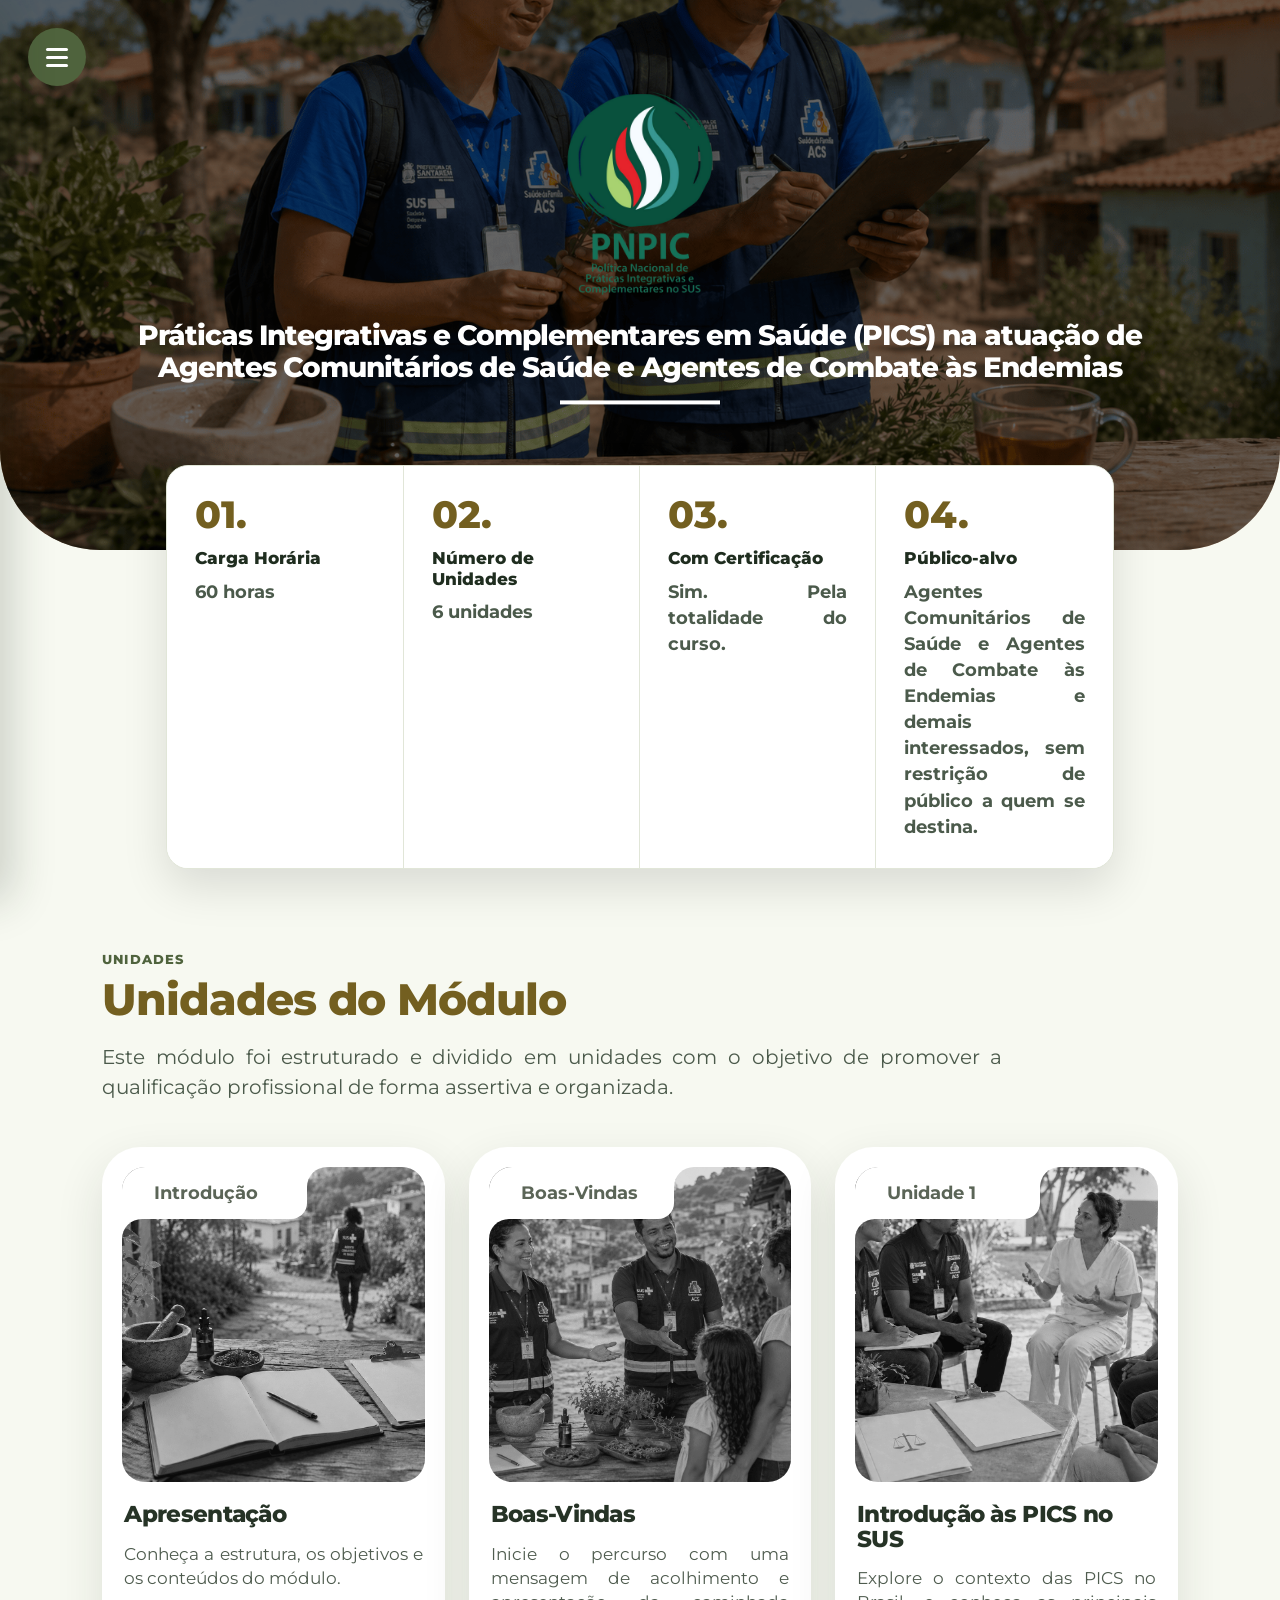
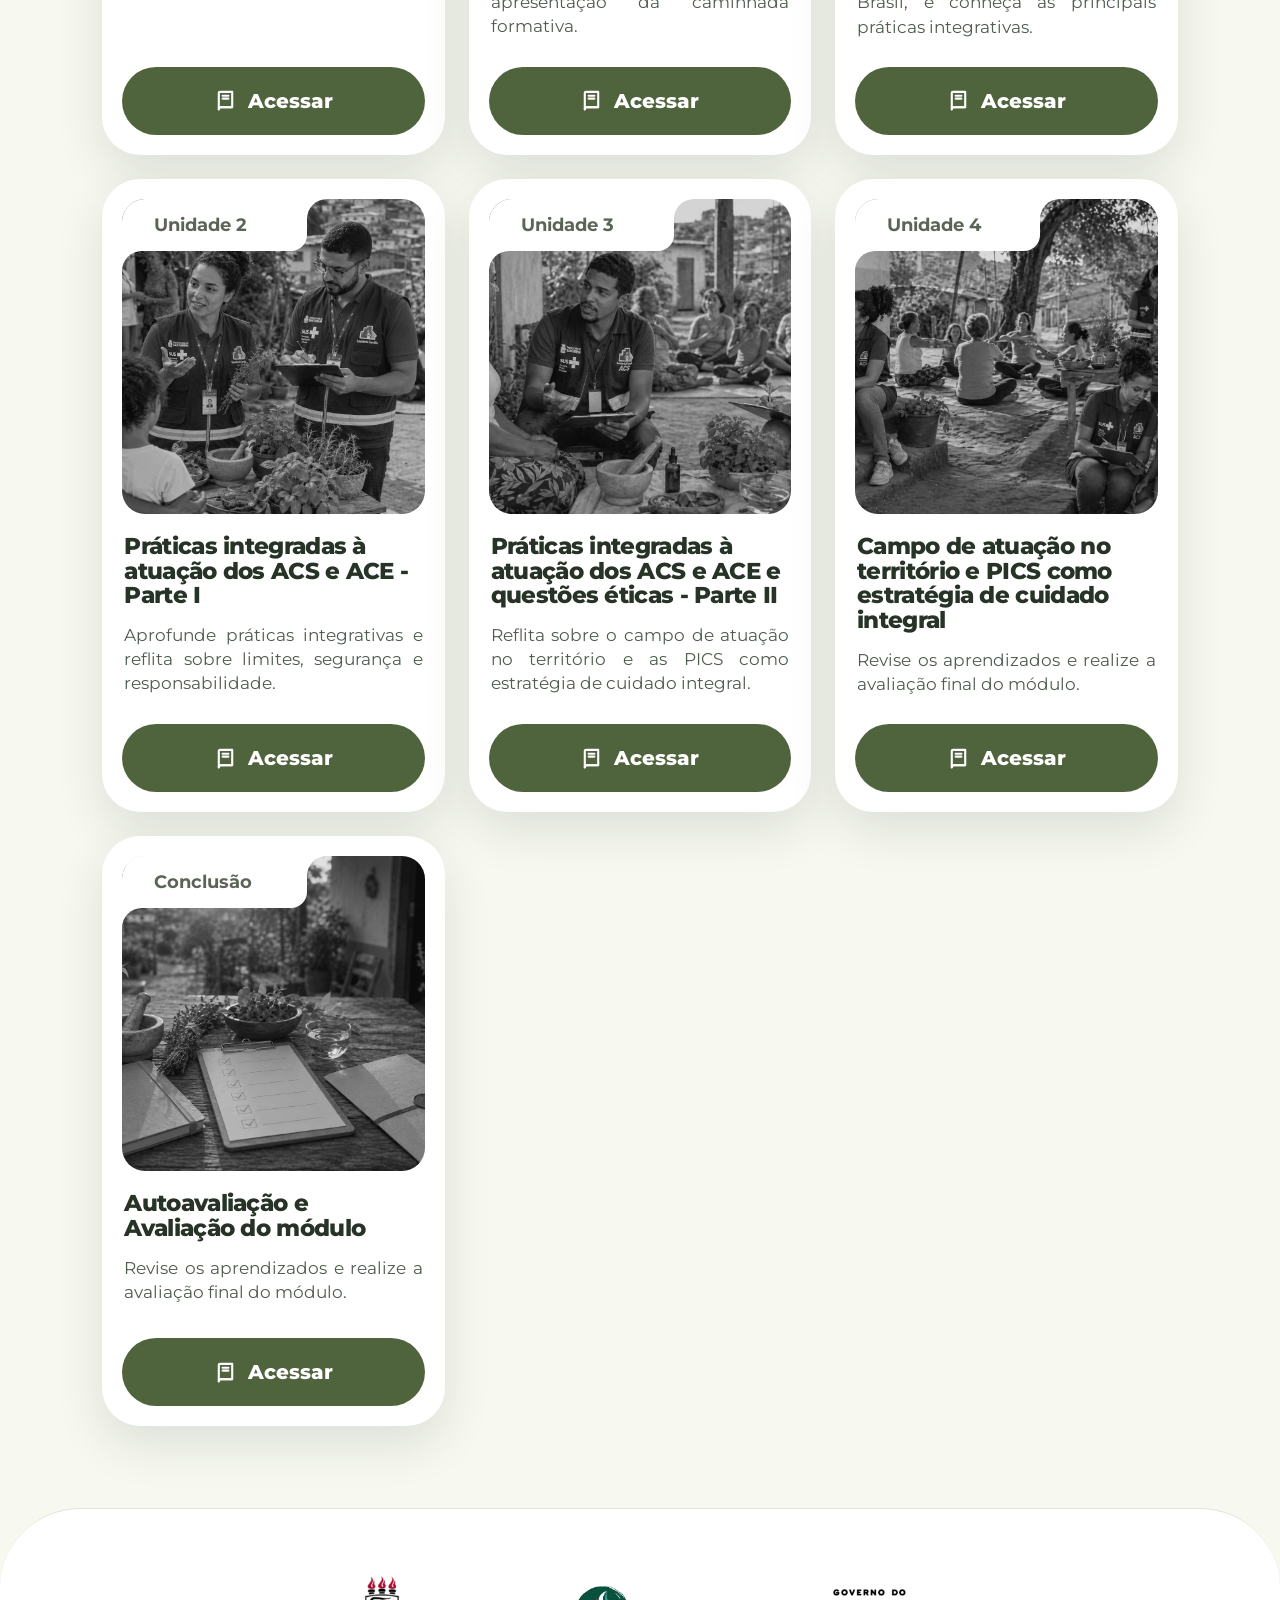
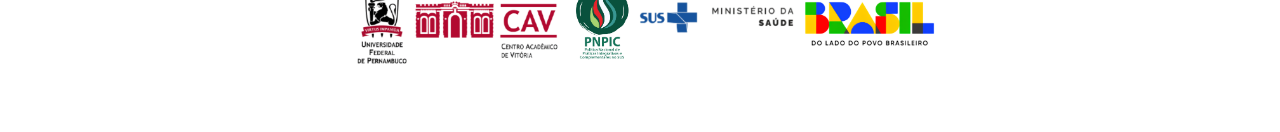
<file: index.html>
<!DOCTYPE html>
<html lang="pt-BR">

<head>
    <meta charset="UTF-8">
    <meta name="viewport" content="width=device-width, initial-scale=1.0">
    <title>PICS para ACS e ACE</title>

    <link rel="stylesheet" href="./assets/css/reset.css">
    <link rel="stylesheet" href="./assets/css/style-modulo.css">
</head>

<body>
    <a class="skip-link" href="#conteudo-principal">Pular para o conteúdo principal</a>

    <div class="menu-navegacao-wrapper">
        <button id="abrir-menu-navegacao" class="menu-navegacao-botao" type="button"
            aria-label="Abrir menu de navegação do módulo" aria-expanded="false"
            aria-controls="menu-navegacao-lateral">
            <span class="menu-navegacao-icone" aria-hidden="true">
                <span></span>
                <span></span>
                <span></span>
            </span>
            <span class="menu-navegacao-texto">Menu</span>
        </button>
    </div>

    <div id="menu-navegacao-backdrop" class="menu-navegacao-backdrop" hidden></div>

    <aside id="menu-navegacao-lateral" class="menu-navegacao-lateral" aria-label="Menu de navegação do módulo"
        aria-hidden="true" inert>
        <div class="menu-navegacao-cabecalho">
            <h2>Menu Navegação</h2>

            <button id="fechar-menu-navegacao" class="menu-navegacao-fechar" type="button"
                aria-label="Fechar menu de navegação">
                ×
            </button>
        </div>

        <nav class="menu-navegacao-conteudo" aria-label="Unidades do módulo">
            <section class="menu-navegacao-grupo" aria-labelledby="menu-unidades-titulo">
                <h3 id="menu-unidades-titulo">Unidades do Módulo</h3>

                <ul id="menu-unidades-lista"></ul>
            </section>
        </nav>
    </aside>

    <header id="banner-modulo" aria-labelledby="banner-modulo-titulo">
        <div class="dark-overlay" aria-hidden="true"></div>

        <div id="banner-modulo-box-textual">
            <img
                id="banner-modulo-logo"
                src="./assets/images/PNPIC-Main-Logo.png"
                alt="Logotipo da Política Nacional de Práticas Integrativas e Complementares">

            <h1 id="banner-modulo-titulo">
                Práticas Integrativas e Complementares em Saúde (PICS) na atuação de
                Agentes Comunitários de Saúde e Agentes de Combate às Endemias
            </h1>
        </div>
    </header>

    <main id="conteudo-principal" tabindex="-1">
        <section id="banner-informacoes-modulo" aria-labelledby="resumo-modulo-titulo">
            <h2 id="resumo-modulo-titulo" class="visually-hidden">Resumo do módulo</h2>

            <div id="banner-informacoes-modulo-container" role="list">

                <article class="banner-info-card" role="listitem" aria-labelledby="info-carga-horaria-titulo">
                    <span class="banner-info-numero" aria-hidden="true">01.</span>

                    <div class="banner-info-conteudo">
                        <h3 id="info-carga-horaria-titulo">Carga Horária</h3>
                        <p>60 horas</p>
                    </div>
                </article>

                <article class="banner-info-card" role="listitem" aria-labelledby="info-unidades-titulo">
                    <span class="banner-info-numero" aria-hidden="true">02.</span>

                    <div class="banner-info-conteudo">
                        <h3 id="info-unidades-titulo">Número de Unidades</h3>
                        <p>6 unidades</p>
                    </div>
                </article>

                <article class="banner-info-card" role="listitem" aria-labelledby="info-certificacao-titulo">
                    <span class="banner-info-numero" aria-hidden="true">03.</span>

                    <div class="banner-info-conteudo">
                        <h3 id="info-certificacao-titulo">Com Certificação</h3>
                        <p>Sim. Pela totalidade do curso.</p>
                    </div>
                </article>

                <article class="banner-info-card" role="listitem" aria-labelledby="info-publico-titulo">
                    <span class="banner-info-numero" aria-hidden="true">04.</span>

                    <div class="banner-info-conteudo">
                        <h3 id="info-publico-titulo">Público-alvo</h3>
                        <p>Agentes Comunitários de Saúde e Agentes de Combate às Endemias e demais interessados, sem restrição de público a quem se destina.</p>
                    </div>
                </article>

            </div>
        </section>

        <!-- o Fórum Dialogando com a Prática irá ser realocado para o final de cada Unidade -->
        <!-- <section class="forum-pratica" aria-labelledby="forum-pratica-titulo" aria-describedby="forum-pratica-descricao">
            <div class="forum-pratica-card">

                <div class="forum-pratica-conteudo">
                    <span class="forum-pratica-tag">Fórum do Módulo</span>

                    <h2 id="forum-pratica-titulo" class="forum-pratica-titulo">Dialogando com a Prática</h2>

                    <p id="forum-pratica-descricao" class="forum-pratica-descricao">
                        Os fóruns foram pensados como espaços de diálogo, escuta e troca entre os
                        participantes do módulo. Compartilhe experiências, tire dúvidas,
                        reflita sobre os conteúdos estudados e dialogue com outros alunos sobre a
                        aplicação das PICS na prática cotidiana.
                    </p>

                    <a
                        href="./forum-dialogando-com-a-pratica.html"
                        class="forum-pratica-botao"
                        aria-label="Acessar o fórum Dialogando com a Prática">
                        Acessar fórum
                        <span aria-hidden="true">→</span>
                    </a>
                </div>

                <div class="forum-pratica-imagem">
                    <img
                        src="./assets/images/forum-dialogando-com-a-pratica.jpg"
                        alt="Pessoas dialogando em um espaço de aprendizagem colaborativa">
                </div>

            </div>
        </section> -->

        <section id="unidades-modulo" aria-labelledby="unidades-modulo-titulo">
            <div id="unidades-modulo-cabecalho">
                <!-- <span>Conteúdo do Módulo</span> -->
                <span>Unidades</span>

                <h2 id="unidades-modulo-titulo">Unidades do Módulo</h2>

                <p>
                    Este módulo foi estruturado e dividido em unidades com o objetivo de promover a
                    qualificação profissional de forma assertiva e organizada.
                </p>
            </div>

            <div id="unidades-modulo-lista" role="list">

                <article class="unidade-card" role="listitem" aria-labelledby="unidade-apresentacao-titulo">
                    <div class="unidade-card-imagem">
                        <img
                            src="./assets/images/unidades/introducao_bg.png"
                            alt=""
                            aria-hidden="true">
                        <span class="unidade-card-categoria">Introdução</span>
                    </div>

                    <div class="unidade-card-conteudo">
                        <h3 id="unidade-apresentacao-titulo">Apresentação</h3>
                        <p>
                            Conheça a estrutura, os objetivos e os conteúdos do módulo.
                        </p>
                    </div>

                    <a
                        href="./unidade/introducao/conteudo.html"
                        target="_blank"
                        class="unidade-card-botao"
                        aria-label="Acessar Introdução: Apresentação">
                        <svg viewBox="0 0 24 24" aria-hidden="true" focusable="false">
                            <path d="M5 4.5C5 3.67 5.67 3 6.5 3H19v15.5c0 .28-.22.5-.5.5H7.25A2.25 2.25 0 0 0 5 21.25V4.5Z" />
                            <path d="M5 21.25A2.25 2.25 0 0 1 7.25 19H19" />
                            <path d="M9 7h6" />
                            <path d="M9 10h6" />
                        </svg>
                        Acessar
                    </a>
                </article>

                <article class="unidade-card" role="listitem" aria-labelledby="unidade-boas-vindas-titulo">
                    <div class="unidade-card-imagem">
                        <img
                            src="./assets/images/unidades/boas-vindas_bg.png"
                            alt=""
                            aria-hidden="true">
                        <span class="unidade-card-categoria">Boas-Vindas</span>
                    </div>

                    <div class="unidade-card-conteudo">
                        <h3 id="unidade-boas-vindas-titulo">Boas-Vindas</h3>
                        <p>
                            Inicie o percurso com uma mensagem de acolhimento e apresentação da caminhada formativa.
                        </p>
                    </div>

                    <a
                        href="./unidade/boas-vindas/conteudo.html"
                        target="_blank"
                        class="unidade-card-botao"
                        aria-label="Acessar Boas-Vindas: mensagem de acolhimento">
                        <svg viewBox="0 0 24 24" aria-hidden="true" focusable="false">
                            <path d="M5 4.5C5 3.67 5.67 3 6.5 3H19v15.5c0 .28-.22.5-.5.5H7.25A2.25 2.25 0 0 0 5 21.25V4.5Z" />
                            <path d="M5 21.25A2.25 2.25 0 0 1 7.25 19H19" />
                            <path d="M9 7h6" />
                            <path d="M9 10h6" />
                        </svg>
                        Acessar
                    </a>
                </article>

                <article class="unidade-card" role="listitem" aria-labelledby="unidade-pics-sus-titulo">
                    <div class="unidade-card-imagem">
                        <img
                            src="./assets/images/unidades/unidade_01_bg.png"
                            alt=""
                            aria-hidden="true">
                        <span class="unidade-card-categoria">Unidade 1</span>
                    </div>

                    <div class="unidade-card-conteudo">
                        <h3 id="unidade-pics-sus-titulo">Introdução às PICS no SUS</h3>
                        <p>
                            Explore o contexto das PICS no Brasil, e conheça as principais práticas integrativas.
                        </p>
                    </div>

                    <a
                        href="./unidade/1/conteudo.html"
                        target="_blank"
                        class="unidade-card-botao"
                        aria-label="Acessar Unidade 1: Introdução às PICS no SUS">
                        <svg viewBox="0 0 24 24" aria-hidden="true" focusable="false">
                            <path d="M5 4.5C5 3.67 5.67 3 6.5 3H19v15.5c0 .28-.22.5-.5.5H7.25A2.25 2.25 0 0 0 5 21.25V4.5Z" />
                            <path d="M5 21.25A2.25 2.25 0 0 1 7.25 19H19" />
                            <path d="M9 7h6" />
                            <path d="M9 10h6" />
                        </svg>
                        Acessar
                    </a>
                </article>

                <article class="unidade-card" role="listitem" aria-labelledby="unidade-praticas-parte-1-titulo">
                    <div class="unidade-card-imagem">
                        <img
                            src="./assets/images/unidades/unidade_02_bg.png"
                            alt=""
                            aria-hidden="true">
                        <span class="unidade-card-categoria">Unidade 2</span>
                    </div>

                    <div class="unidade-card-conteudo">
                        <h3 id="unidade-praticas-parte-1-titulo">Práticas integradas à atuação dos ACS e ACE - Parte I</h3>
                        <p>
                            Aprofunde práticas integrativas e reflita sobre limites, segurança e responsabilidade.
                        </p>
                    </div>

                    <a
                        href="./unidade/2/conteudo.html"
                        target="_blank"
                        class="unidade-card-botao"
                        aria-label="Acessar Unidade 2: Práticas integradas à atuação dos ACS e ACE - Parte I">
                        <svg viewBox="0 0 24 24" aria-hidden="true" focusable="false">
                            <path d="M5 4.5C5 3.67 5.67 3 6.5 3H19v15.5c0 .28-.22.5-.5.5H7.25A2.25 2.25 0 0 0 5 21.25V4.5Z" />
                            <path d="M5 21.25A2.25 2.25 0 0 1 7.25 19H19" />
                            <path d="M9 7h6" />
                            <path d="M9 10h6" />
                        </svg>
                        Acessar
                    </a>
                </article>

                <article class="unidade-card" role="listitem" aria-labelledby="unidade-praticas-parte-2-titulo">
                    <div class="unidade-card-imagem">
                        <img
                            src="./assets/images/unidades/unidade_03_bg.png"
                            alt=""
                            aria-hidden="true">
                        <span class="unidade-card-categoria">Unidade 3</span>
                    </div>

                    <div class="unidade-card-conteudo">
                        <h3 id="unidade-praticas-parte-2-titulo">Práticas integradas à atuação dos ACS e ACE e questões éticas - Parte II</h3>
                        <p>
                            Reflita sobre o campo de atuação no território e as PICS como estratégia de cuidado integral.
                        </p>
                    </div>

                    <a
                        href="./unidade/3/conteudo.html"
                        target="_blank"
                        class="unidade-card-botao"
                        aria-label="Acessar Unidade 3: Práticas integradas à atuação dos ACS e ACE e questões éticas - Parte II">
                        <svg viewBox="0 0 24 24" aria-hidden="true" focusable="false">
                            <path d="M5 4.5C5 3.67 5.67 3 6.5 3H19v15.5c0 .28-.22.5-.5.5H7.25A2.25 2.25 0 0 0 5 21.25V4.5Z" />
                            <path d="M5 21.25A2.25 2.25 0 0 1 7.25 19H19" />
                            <path d="M9 7h6" />
                            <path d="M9 10h6" />
                        </svg>
                        Acessar
                    </a>
                </article>

                <article class="unidade-card" role="listitem" aria-labelledby="unidade-campo-territorio-titulo">
                    <div class="unidade-card-imagem">
                        <img
                            src="./assets/images/unidades/unidade_04_bg.png"
                            alt=""
                            aria-hidden="true">
                        <span class="unidade-card-categoria">Unidade 4</span>
                    </div>

                    <div class="unidade-card-conteudo">
                        <h3 id="unidade-campo-territorio-titulo">Campo de atuação no território e PICS como estratégia de cuidado integral</h3>
                        <p>
                            Revise os aprendizados e realize a avaliação final do módulo.
                        </p>
                    </div>

                    <a
                        href="./unidade/4/conteudo.html"
                        target="_blank"
                        class="unidade-card-botao"
                        aria-label="Acessar Unidade 4: Campo de atuação no território e PICS como estratégia de cuidado integral">
                        <svg viewBox="0 0 24 24" aria-hidden="true" focusable="false">
                            <path d="M5 4.5C5 3.67 5.67 3 6.5 3H19v15.5c0 .28-.22.5-.5.5H7.25A2.25 2.25 0 0 0 5 21.25V4.5Z" />
                            <path d="M5 21.25A2.25 2.25 0 0 1 7.25 19H19" />
                            <path d="M9 7h6" />
                            <path d="M9 10h6" />
                        </svg>
                        Acessar
                    </a>
                </article>

                <article class="unidade-card" role="listitem" aria-labelledby="unidade-avaliacao-titulo">
                    <div class="unidade-card-imagem">
                        <img
                            src="./assets/images/unidades/conclusão.png"
                            alt=""
                            aria-hidden="true">
                        <span class="unidade-card-categoria">Conclusão</span>
                    </div>

                    <div class="unidade-card-conteudo">
                        <h3 id="unidade-avaliacao-titulo">Autoavaliação e Avaliação do módulo</h3>
                        <p>
                            Revise os aprendizados e realize a avaliação final do módulo.
                        </p>
                    </div>

                    <a
                        href="./unidade/conclusao/conteudo.html"
                        target="_blank"
                        class="unidade-card-botao"
                        aria-label="Acessar Conclusão: Autoavaliação e Avaliação do módulo">
                        <svg viewBox="0 0 24 24" aria-hidden="true" focusable="false">
                            <path d="M5 4.5C5 3.67 5.67 3 6.5 3H19v15.5c0 .28-.22.5-.5.5H7.25A2.25 2.25 0 0 0 5 21.25V4.5Z" />
                            <path d="M5 21.25A2.25 2.25 0 0 1 7.25 19H19" />
                            <path d="M9 7h6" />
                            <path d="M9 10h6" />
                        </svg>
                        Acessar
                    </a>
                </article>

            </div>
        </section>

    </main>

    <footer id="rodape-modulo">
        <div id="rodape-modulo-container">
            <img
                src="./assets/images/instituicoes-envolvidas-logo-rodape.png"
                alt="Logotipos das instituições envolvidas no módulo">
        </div>
    </footer>

    <script src="./assets/js/script-modulo.js"></script>
</body>

</html>
</file>
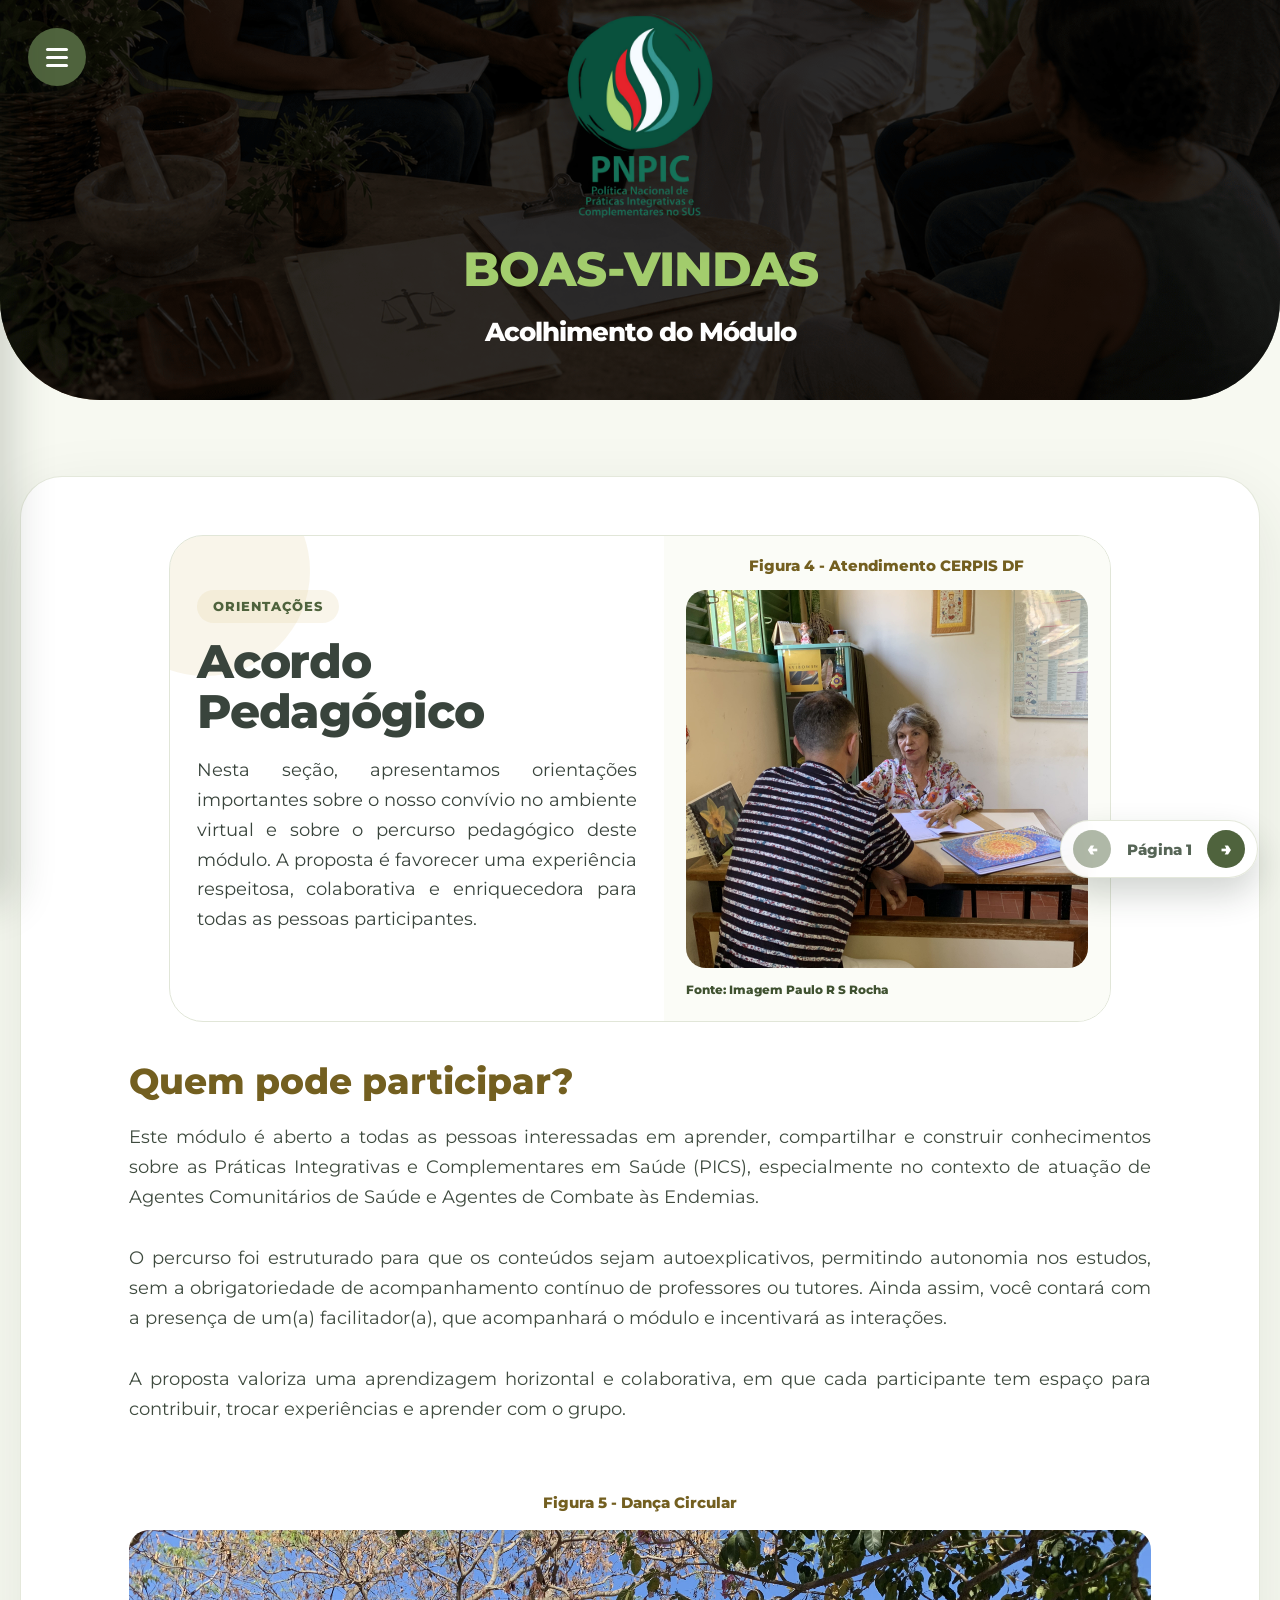
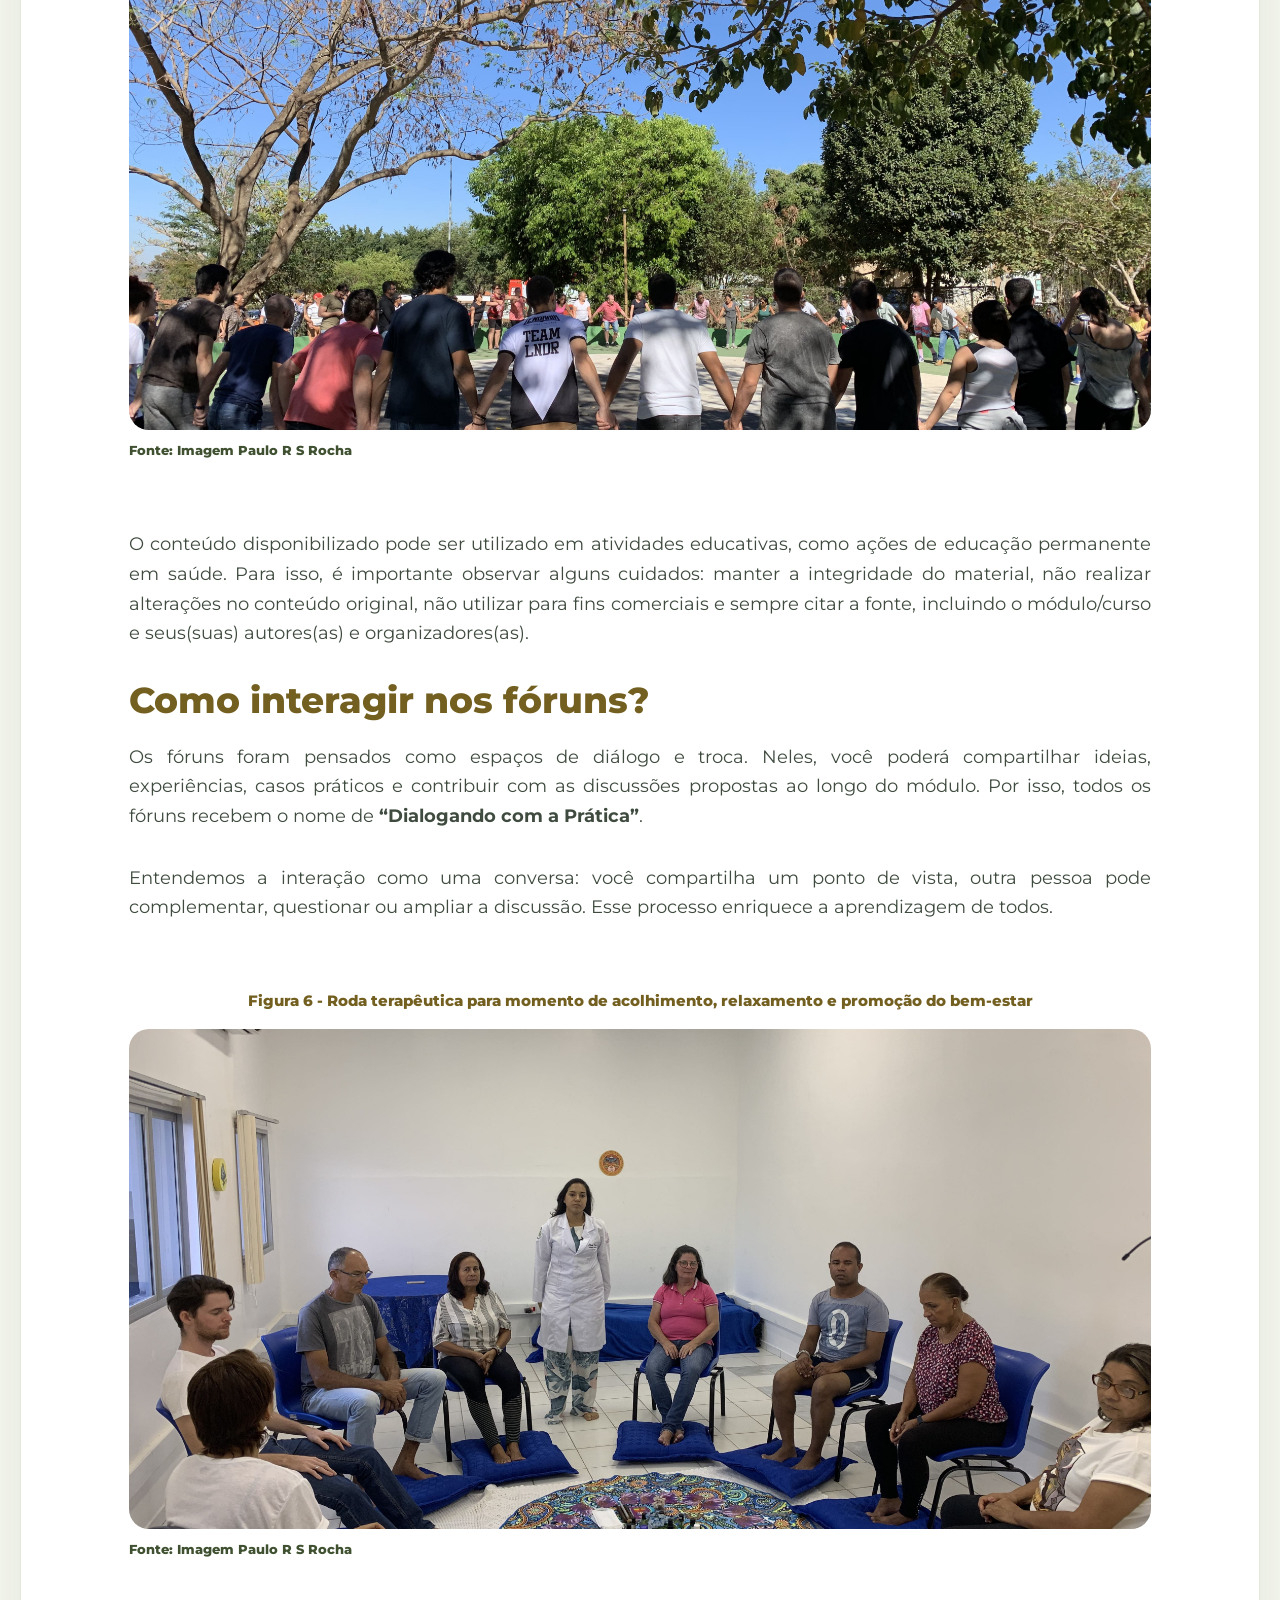
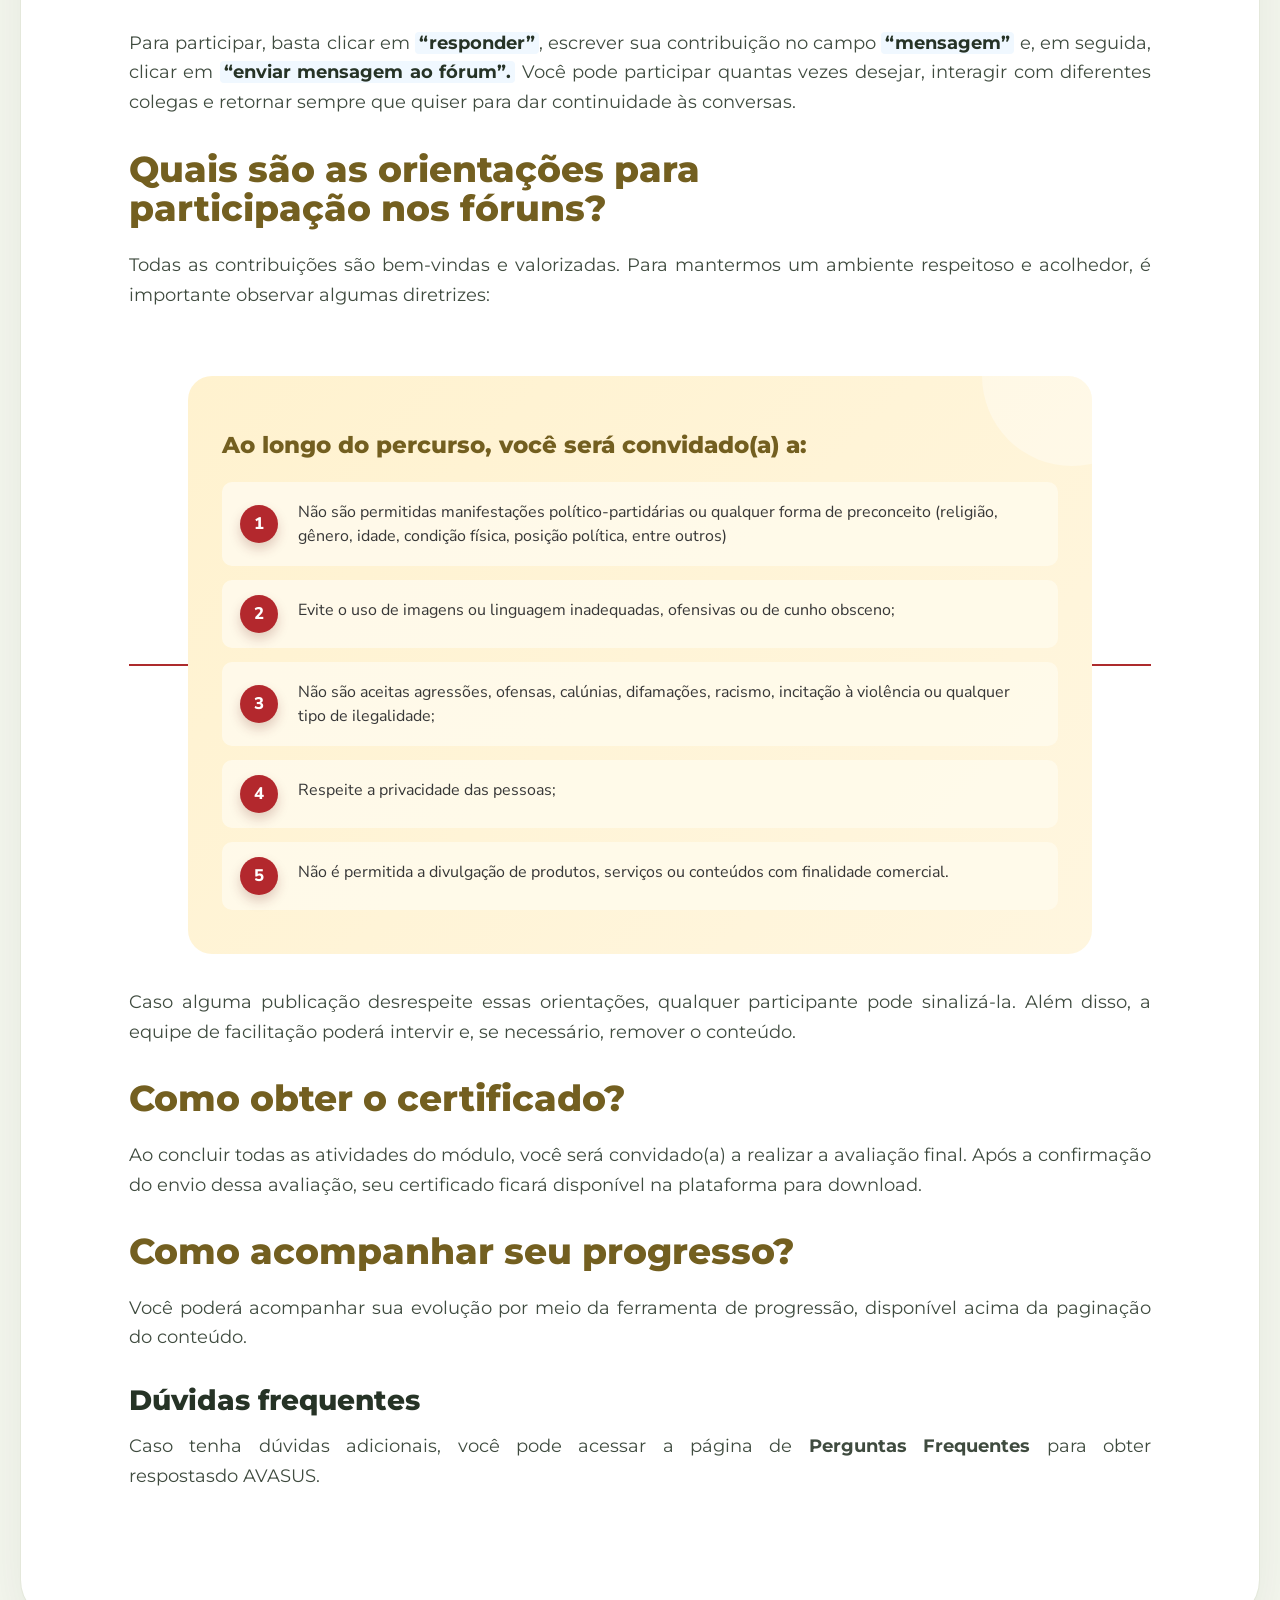
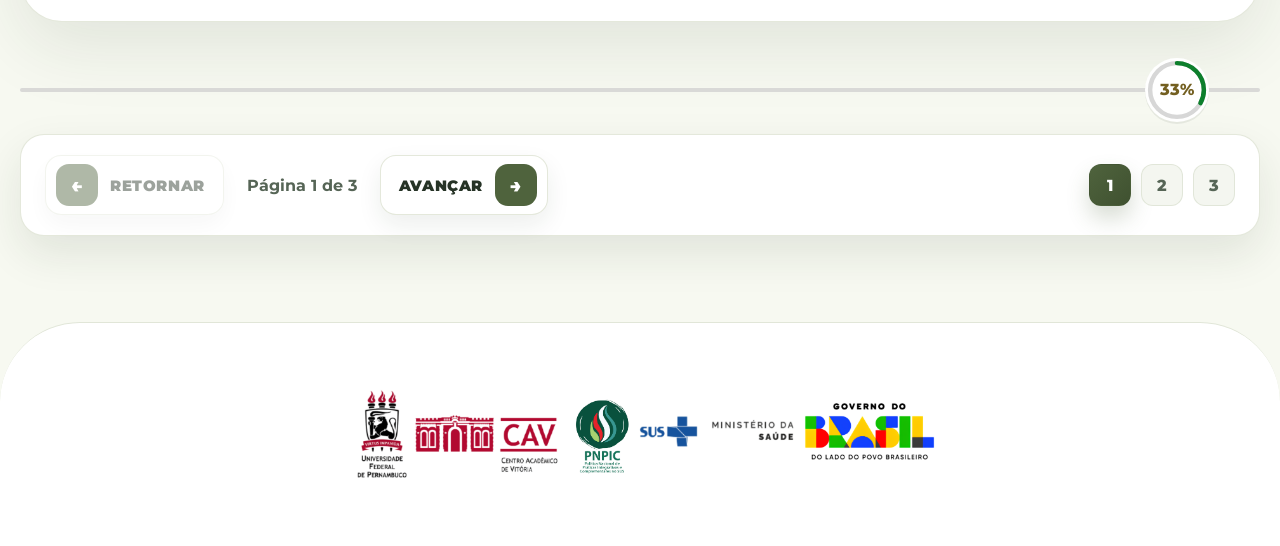
<file: unidade/boas-vindas/conteudo.html>
﻿<!DOCTYPE html>
<html lang="pt-BR">

<head>
    <meta charset="UTF-8">
    <meta name="viewport" content="width=device-width, initial-scale=1.0">
    <title>Boas-Vindas | PICS para ACS e ACE</title>

    <link rel="stylesheet" href="./../../assets/css/reset.css">
    <link rel="stylesheet" href="./../../assets/css/style-conteudo.css">
</head>

<body>
    <div class="menu-navegacao-wrapper">
        <button id="abrir-menu-navegacao" class="menu-navegacao-botao" type="button"
            aria-label="Abrir menu de navegação de boas-vindas" aria-expanded="false"
            aria-controls="menu-navegacao-lateral">
            <span class="menu-navegacao-icone" aria-hidden="true">
                <span></span>
                <span></span>
                <span></span>
            </span>
            <span class="menu-navegacao-texto">Menu</span>
        </button>
    </div>

    <div id="menu-navegacao-backdrop" class="menu-navegacao-backdrop" hidden></div>

    <aside id="menu-navegacao-lateral" class="menu-navegacao-lateral" aria-label="Menu de navegação de boas-vindas"
        aria-hidden="true" inert>
        <div class="menu-navegacao-cabecalho">
            <h2>Menu Navegação</h2>

            <button id="fechar-menu-navegacao" class="menu-navegacao-fechar" type="button"
                aria-label="Fechar menu de navegação">
                ×
            </button>
        </div>

        <nav class="menu-navegacao-conteudo" aria-label="Tópicos de boas-vindas">
            <section class="menu-navegacao-grupo" aria-labelledby="menu-boas-vindas-titulo">
                <h3 id="menu-boas-vindas-titulo">Boas-Vindas</h3>

                <ul>
                    <li>
                        <button type="button" class="menu-link is-current" data-page="1">
                            Acordo Pedagógico
                        </button>
                    </li>

                    <li>
                        <button type="button" class="menu-link" data-page="2">
                            Prazer em Conhecê-lo
                        </button>
                    </li>

                    <li>
                        <button type="button" class="menu-link" data-page="3">
                            Formulário
                        </button>
                    </li>
                </ul>
            </section>
        </nav>
    </aside>

    <header id="banner-conteudo" aria-labelledby="banner-conteudo-titulo">
        <div class="dark-overlay" aria-hidden="true"></div>

        <div id="banner-conteudo-box-textual">
            <img id="banner-conteudo-logo" src="../../assets/images/PNPIC-Main-Logo.png"
                alt="Logotipo da Política Nacional de Práticas Integrativas e Complementares">

            <h1 id="banner-conteudo-titulo">
                <span id="banner-conteudo-titulo-unidade">Boas-Vindas</span>
                Acolhimento do Módulo
            </h1>
        </div>
    </header>

    <main id="conteudo-principal" tabindex="-1">
        <section id="conteudo-unidade" aria-labelledby="conteudo-unidade-titulo">
            <h2 id="conteudo-unidade-titulo" class="visually-hidden">Conteúdo de boas-vindas</h2>

            <article id="pagina-conteudo" class="pagina-conteudo" aria-live="polite" aria-label="Conteúdo da página">
            </article>

            <div class="progresso-paginas-faixa">
                <div id="progresso-paginas-conteudo" class="progresso-circular" role="progressbar"
                    aria-label="Progresso no conteúdo" aria-valuemin="0" aria-valuemax="100" aria-valuenow="0"
                    data-progresso-paginas>
                    <svg class="progresso-circular-svg" viewBox="0 0 100 100" aria-hidden="true" focusable="false">
                        <circle class="progresso-circular-trilho" cx="50" cy="50" r="42" pathLength="100"></circle>
                        <circle class="progresso-circular-valor" cx="50" cy="50" r="42" pathLength="100"></circle>
                    </svg>

                    <span class="progresso-circular-texto" data-progresso-paginas-texto>0%</span>
                </div>
            </div>

            <nav class="paginacao-container" aria-label="Paginação de boas-vindas">
                <div class="paginacao-botoes">
                    <button id="botao-voltar" class="paginacao-botao" type="button" aria-controls="pagina-conteudo">
                        <span class="paginacao-icone" aria-hidden="true">←</span>
                        <span>Retornar</span>
                    </button>

                    <p id="paginacao-indicador" class="paginacao-indicador" aria-live="polite">
                        Página 1 de 3
                    </p>

                    <button id="botao-avancar" class="paginacao-botao paginacao-botao-proximo" type="button" aria-controls="pagina-conteudo">
                        <span class="paginacao-icone" aria-hidden="true">→</span>
                        <span>Avançar</span>
                    </button>
                </div>

                <div id="paginacao-numeros" class="paginacao-numeros" aria-label="Selecionar página"></div>
            </nav>
        </section>
    </main>

    <div class="controle-flutuante-pagina" aria-label="Controle rápido de páginas">
        <button id="flutuante-voltar" type="button" aria-label="Voltar página" aria-controls="pagina-conteudo">←</button>
        <span id="flutuante-indicador">Página 1</span>
        <button id="flutuante-avancar" type="button" aria-label="Avançar página" aria-controls="pagina-conteudo">→</button>
    </div>

    <footer id="rodape-conteudo">
        <div id="rodape-conteudo-container">
            <img src="../../assets/images/instituicoes-envolvidas-logo-rodape.png"
                alt="Logotipos das instituições envolvidas no módulo">
        </div>
    </footer>

    <script>

        const paginasUnidade = [
            {
                titulo: "Acordo Pedagógico",
                classe: "pagina-acordo-pedagogico",
                conteudo: `
        <section class="conteudo-texto-imagem-flex" aria-labelledby="conteudo-texto-imagem-flex-titulo" aria-describedby="conteudo-texto-imagem-flex-descricao">
            <div class="conteudo-texto-imagem-flex-card">

                <div class="conteudo-texto-imagem-flex-conteudo">
                    <span class="conteudo-texto-imagem-flex-tag">Orientações</span>

                    <h2 id="conteudo-texto-imagem-flex-titulo" class="conteudo-texto-imagem-flex-titulo">Acordo Pedagógico</h2>

                    <p id="conteudo-texto-imagem-flex-descricao" class="conteudo-texto-imagem-flex-descricao">
                        Nesta seção, apresentamos orientações importantes sobre o nosso
                        convívio no ambiente virtual e sobre o percurso pedagógico deste
                        módulo. A proposta é favorecer uma experiência respeitosa, colaborativa
                        e enriquecedora para todas as pessoas participantes.
                    </p>
                </div>

                <figure class="conteudo-texto-imagem-flex-imagem conteudo-figura" aria-labelledby="figura-4-titulo">
                    <p id="figura-4-titulo" class="conteudo-figura-titulo">
                        Figura 4 - Atendimento CERPIS DF

                    </p>

                    <img
                        src="./../../assets/images/unidades/boas-vindas/acordo_pedagogico_imagem.jpg"
                        alt="Pessoas dialogando e chegando a um comum acordo">

                    <figcaption class="conteudo-figura-fonte">
                        Fonte: Imagem Paulo R S Rocha
                    </figcaption>
                </figure>

            </div>
        </section>

        <section class="conteudo-texto-corrido" aria-labelledby="conteudo-texto-corrido-titulo">
            <h2 id="conteudo-texto-corrido-titulo">Quem pode participar?</h2>

            <p>
                Este módulo é aberto a todas as pessoas interessadas em aprender, compartilhar
                e construir conhecimentos sobre as Práticas Integrativas e Complementares
                em Saúde (PICS), especialmente no contexto de atuação de Agentes Comunitários
                de Saúde e Agentes de Combate às Endemias.
            </p>

            <p>
                O percurso foi estruturado para que os conteúdos sejam autoexplicativos, permitindo
                autonomia nos estudos, sem a obrigatoriedade de acompanhamento contínuo de professores
                ou tutores. Ainda assim, você contará com a presença de um(a) facilitador(a), que
                acompanhará o módulo e incentivará as interações.
            </p>

            <p>
                A proposta valoriza uma aprendizagem horizontal e colaborativa, em que cada participante
                tem espaço para contribuir, trocar experiências e aprender com o grupo.
            </p>

            <figure class="conteudo-texto-corrido-imagem conteudo-figura" aria-labelledby="figura-5-titulo">
                <p id="figura-5-titulo" class="conteudo-figura-titulo">
                    Figura 5 - Dança Circular
                </p>

                <img
                    src="./../../assets/images/unidades/boas-vindas/Dança-Circular.jpg"
                    alt="Mulher estudando sobre PICS em um ambiente virtual">

                <figcaption class="conteudo-figura-fonte">
                    Fonte: Imagem Paulo R S Rocha
                </figcaption>
            </figure>

            <p>
                O conteúdo disponibilizado pode ser utilizado em atividades educativas, como ações de
                educação permanente em saúde. Para isso, é importante observar alguns cuidados: manter
                a integridade do material, não realizar alterações no conteúdo original, não utilizar
                para fins comerciais e sempre citar a fonte, incluindo o módulo/curso e seus(suas)
                autores(as) e organizadores(as).
            </p>

            <h2>Como interagir nos fóruns?</h2>

            <p>
                Os fóruns foram pensados como espaços de diálogo e troca. Neles, você poderá compartilhar
                ideias, experiências, casos práticos e contribuir com as discussões propostas ao longo do
                módulo. Por isso, todos os fóruns recebem o nome de <strong>“Dialogando com a Prática”</strong>.
            </p>

            <p>
                Entendemos a interação como uma conversa: você compartilha um ponto de vista, outra pessoa pode
                complementar, questionar ou ampliar a discussão. Esse processo enriquece a aprendizagem de todos.
            </p>

            <figure class="conteudo-texto-corrido-imagem conteudo-figura" aria-labelledby="figura-6-titulo">
                <p id="figura-6-titulo" class="conteudo-figura-titulo">
                    Figura 6 - Roda terapêutica para momento de acolhimento, relaxamento e promoção do bem-estar
                </p>

                <img
                    src="./../../assets/images/unidades/boas-vindas/discurssoes.jpg"
                    alt="Mulher participando de fórum virtual sobre PICS">

                <figcaption class="conteudo-figura-fonte">
                    Fonte: Imagem Paulo R S Rocha
                </figcaption>
            </figure>

            <p>
                Para participar, basta clicar em <span class="conteudo-texto-corrido-marcacao">“responder”</span>,
                escrever sua contribuição no campo <span class="conteudo-texto-corrido-marcacao">“mensagem”</span> e,
                em seguida, clicar em <span class="conteudo-texto-corrido-marcacao">“enviar mensagem ao fórum”.</span>
                Você pode participar quantas vezes desejar, interagir com diferentes colegas e retornar sempre que
                quiser para dar continuidade às conversas.
            </p>

            <h2>Quais são as orientações para participação nos fóruns?</h2>

            <p>
                Todas as contribuições são bem-vindas e valorizadas. Para mantermos um ambiente respeitoso
                e acolhedor, é importante observar algumas diretrizes:
            </p>

            <div class="lista-ordenada-estilizada-1-wrapper" aria-labelledby="lista-ordenada-estilizada-1-titulo">
                <div class="lista-ordenada-estilizada-1-card">
                    <h2 id="lista-ordenada-estilizada-1-titulo">
                        Ao longo do percurso, você será convidado(a) a:
                    </h2>

                    <ol class="lista-ordenada-estilizada-1">
                        <li>Não são permitidas manifestações político-partidárias ou qualquer forma de preconceito (religião, gênero, idade, condição física, posição política, entre outros)</li>
                        <li>Evite o uso de imagens ou linguagem inadequadas, ofensivas ou de cunho obsceno;</li>
                        <li>Não são aceitas agressões, ofensas, calúnias, difamações, racismo, incitação à violência ou qualquer tipo de ilegalidade;</li>
                        <li>Respeite a privacidade das pessoas;</li>
                        <li>Não é permitida a divulgação de produtos, serviços ou conteúdos com finalidade comercial.</li>
                    </ol>
                </div>
            </div>

            <p>
                Caso alguma publicação desrespeite essas orientações, qualquer participante pode sinalizá-la.
                Além disso, a equipe de facilitação poderá intervir e, se necessário, remover o conteúdo.
            </p>

            <h2>Como obter o certificado?</h2>

            <p>
                Ao concluir todas as atividades do módulo, você será convidado(a) a realizar a avaliação final.
                Após a confirmação do envio dessa avaliação, seu certificado ficará disponível na plataforma
                para download.
            </p>

            <h2>Como acompanhar seu progresso?</h2>

            <p>
                Você poderá acompanhar sua evolução por meio da ferramenta de progressão, disponível acima da paginação do conteúdo.
            </p>

            <h3>Dúvidas frequentes</h3>

            <p>
                Caso tenha dúvidas adicionais, você pode acessar a página de <strong>Perguntas Frequentes</strong>
                para obter respostasdo AVASUS.
            </p>

        </section>

                `
            },
            {
                titulo: "Prazer em Conhecê-lo",
                classe: "pagina-prazer-em-conhece-lo",
                conteudo: `
        <section class="conteudo-texto-imagem-flex" aria-labelledby="conteudo-texto-imagem-flex-titulo" aria-describedby="conteudo-texto-imagem-flex-descricao">
            <div class="conteudo-texto-imagem-flex-card">

                <div class="conteudo-texto-imagem-flex-conteudo">
                    <span class="conteudo-texto-imagem-flex-tag">Boas-Vindas</span>

                    <h2 id="conteudo-texto-imagem-flex-titulo" class="conteudo-texto-imagem-flex-titulo">Prazer em conhecê-lo!</h2>

                    <p id="conteudo-texto-imagem-flex-descricao" class="conteudo-texto-imagem-flex-descricao">
                        O AVASUS existe para disponibilizar conteúdo para pessoas interessadas em temáticas
                        de saúde, como você! Iniciaremos a sua jornada com uma mensagem de boas-vindas da Coordenação Nacional de Práticas Integrativas e Complementares, do Ministério da Saúde.

                    </p>
                </div>

                <figure class="conteudo-texto-imagem-flex-imagem conteudo-figura" aria-labelledby="figura-1-titulo">
                    <p id="figura-1-titulo" class="conteudo-figura-titulo">
                        Figura 7 - Participantes em roda de acolhimento e cuidado.
                    </p>

                    <img
                        src="./../../assets/images/unidades/boas-vindas/boas-vindas-ao-pics.jpg"
                        alt="Moça dando boas-vindas ao módulo sobre PICS">

                    <figcaption class="conteudo-figura-fonte">
                        Fonte: Imagem Paulo R S Rocha
                    </figcaption>
                </figure>

            </div>
        </section>

        <section class="conteudo-texto-corrido" aria-labelledby="conteudo-texto-corrido-titulo">
            <p>
                Convidamos para que se apresente no espaço do fórum, contando um pouco da sua trajetória
                até aqui. Que formação você tem? Qual estado e município você vem? Qual é o seu contexto
                de trabalho no SUS? Quais são seus desafios profissionais no momento? Por que decidiu cursar
                este módulo? E acrescente tudo que você quiser compartilhar conosco!
            </p>
            <p>
                Deixe-nos conhecer você melhor! Assim os demais esducandos poderão interagir melhor
                com você e vice-versa e estaremos fazendo deste espaço uma grande roda de conversas
                e troca de conhecimentos.
            </p>

            <p>
               Vamos compartilhar as vivências do nosso cotidiano de práticas?
            </p>

            <p>
                Para começar, vejam a mensagem do facilitador <span class="conteudo-texto-corrido-marcacao">Audrey Gonçalves</span>,
                que acompanhará vocês nos fóruns de discussão ao longo de todo o módulo:
            </p>

            <blockquote class="conteudo-texto-corrido-bloco-depoimento" aria-label="Depoimento do facilitador">
                <p style="font-style: italic; font-weight: 500;">
                    "Olá! Sejam muito bem-vind@s! Sou o Audrey Gonçalves e estou aqui com vocês para contribuir,
                    aprender e compartilhar saberes e experiências em Práticas Integrativas e Complementares em Saúde – PICS.
                    Que bom encontrá-los nessa caminhada, nesse despertar e ampliação de conhecimentos mútuos através dos cursos
                    das PICS. Me chamo Audrey e serei o facilitador que estará mais próximo à vocês nesse módulo."
                </p>
                <p style="font-style: italic; font-weight: 500;">
                    Minha caminhada com as PICS vem desde minha formação em Gestão Pública em Saúde e da pós em Saúde
                    Pública com ênfase na Estratégia de Saúde da Família – ESF, além de minha feliz experiência enquanto
                    usuário das PICS. Nosso desejo é promover a capacitação de trabalhadores do SUS, fortalecendo ações
                    e serviços de PICS na Rede de Atenção à Saúde por meio da qualificação das práticas de saúde.
                    Além disso, desejamos promover a interação e a troca de experiências entre todos os participantes
                    envolvidos com as PICS, consolidando este espaço como uma rede colaborativa de aprendizagem.
                </p>
                <p style="font-style: italic; font-weight: 500;">
                    Desejo a todos um excelente curso! Que tal agora você se apresentar e nos falar um pouco sobre
                    sua caminhada?! :)
                </p>
            </blockquote>
        </section>
                `
            },
            {
                titulo: "Formulário",
                classe: "pagina-formulario-atividade",
                conteudo: `
        <section class="formulario-atividade" aria-labelledby="formulario-atividade-titulo" aria-describedby="formulario-atividade-descricao">
            <div class="formulario-atividade-card">

                <div class="formulario-atividade-conteudo">
                    <span class="formulario-atividade-tag">Formulário</span>

                    <h2 id="formulario-atividade-titulo" class="formulario-atividade-titulo">
                        Pesquisa sobre a Análise de Cursos do AVASUS
                    </h2>

                    <p id="formulario-atividade-descricao" class="formulario-atividade-descricao">
                        Ao finalizar esta etapa, responda ao questionário da pesquisa. O formulário é anônimo e possui
                        campos obrigatórios indicados na própria atividade.
                    </p>

                    <a class="formulario-atividade-botao" href="#" aria-label="Acessar formulário da pesquisa sobre a análise de cursos do AVASUS">
                        Formulário disponível na plataforma
                        <span aria-hidden="true">→</span>
                    </a>
                </div>

                <div class="formulario-atividade-imagem">
                    <img
                        src="./../../assets/images/unidades/boas-vindas/formulario-bg.png"
                        alt="Pesquisa sobre a análise de cursos do AVASUS. Modo anônimo. Este formulário contém campos obrigatórios marcados com asterisco.">
                </div>

            </div>
        </section>
                `
            }
        ];

        const paginaConteudo = document.getElementById("pagina-conteudo");
        const botaoVoltar = document.getElementById("botao-voltar");
        const botaoAvancar = document.getElementById("botao-avancar");
        const paginacaoIndicador = document.getElementById("paginacao-indicador");
        const paginacaoNumeros = document.getElementById("paginacao-numeros");
        const progressoPaginasElemento = document.querySelector("[data-progresso-paginas]");

        const flutuanteVoltar = document.getElementById("flutuante-voltar");
        const flutuanteAvancar = document.getElementById("flutuante-avancar");
        const flutuanteIndicador = document.getElementById("flutuante-indicador");

        const abrirMenu = document.getElementById("abrir-menu-navegacao");
        const fecharMenu = document.getElementById("fechar-menu-navegacao");
        const menuLateral = document.getElementById("menu-navegacao-lateral");
        const menuBackdrop = document.getElementById("menu-navegacao-backdrop");
        const menuLinks = document.querySelectorAll(".menu-link");

        const totalPaginas = paginasUnidade.length;
        let paginaAtual = 1;
        let timeoutAnimacaoPagina = null;

        function calcularProgressoPagina(pagina, total) {
            if (!total) return 0;

            return Math.round((limitarPagina(pagina) / total) * 100);
        }

        function criarIndicadorProgressoPaginas(elemento) {
            if (!elemento) return null;

            const texto = elemento.querySelector("[data-progresso-paginas-texto]");
            const arco = elemento.querySelector(".progresso-circular-valor");

            return {
                atualizar(valor, descricao) {
                    const progresso = Math.max(0, Math.min(100, Math.round(valor)));

                    elemento.style.setProperty("--progresso-paginas-valor", progresso);
                    elemento.setAttribute("aria-valuenow", String(progresso));

                    if (arco) {
                        arco.style.strokeDashoffset = String(100 - progresso);
                    }

                    if (descricao) {
                        elemento.setAttribute("aria-valuetext", descricao);
                        elemento.setAttribute("aria-label", descricao);
                        elemento.title = descricao;
                    }

                    if (texto) {
                        texto.textContent = `${progresso}%`;
                    }
                }
            };
        }

        const progressoPaginas = criarIndicadorProgressoPaginas(progressoPaginasElemento);

        function limitarPagina(numero) {
            if (numero < 1) return 1;
            if (numero > totalPaginas) return totalPaginas;
            return numero;
        }

        function atualizarHashSemPulo(numeroPagina) {
            const novoHash = `pagina-${numeroPagina}`;
            history.replaceState(null, "", `#${novoHash}`);
        }

        function rolarParaConteudo() {
            const main = document.getElementById("conteudo-principal");
            const distanciaTopo = main.getBoundingClientRect().top + window.scrollY - 24;

            window.scrollTo({
                top: distanciaTopo,
                behavior: "smooth"
            });
        }

        function criarNumerosPaginacao() {
            paginacaoNumeros.innerHTML = "";

            paginasUnidade.forEach((pagina, index) => {
                const numero = index + 1;

                const botao = document.createElement("button");
                botao.type = "button";
                botao.className = "paginacao-numero";
                botao.textContent = numero;
                botao.setAttribute("aria-label", `Ir para a página ${numero}: ${pagina.titulo}`);

                botao.addEventListener("click", () => {
                    mudarPagina(numero);
                });

                paginacaoNumeros.appendChild(botao);
            });
        }

        function sincronizarMenuComPaginas() {
            menuLinks.forEach((link) => {
                const numeroPagina = Number(link.dataset.page);
                const pagina = paginasUnidade[numeroPagina - 1];
                const itemMenu = link.closest("li");

                if (!pagina) {
                    if (itemMenu) {
                        itemMenu.hidden = true;
                    }

                    return;
                }

                link.textContent = pagina.titulo;
                link.setAttribute("aria-label", `Ir para a página ${numeroPagina}: ${pagina.titulo}`);

                if (itemMenu) {
                    itemMenu.hidden = false;
                }
            });
        }

        function atualizarMenuLateral() {
            menuLinks.forEach((link) => {
                const paginaDoLink = Number(link.dataset.page);
                const estaAtual = paginaDoLink === paginaAtual;

                link.classList.toggle("is-current", estaAtual);

                if (estaAtual) {
                    link.setAttribute("aria-current", "page");
                } else {
                    link.removeAttribute("aria-current");
                }
            });
        }

        function atualizarPaginacao() {
            const botoesNumeros = document.querySelectorAll(".paginacao-numero");

            botoesNumeros.forEach((botao, index) => {
                const numero = index + 1;
                const estaAtual = numero === paginaAtual;

                botao.classList.toggle("is-active", estaAtual);

                if (estaAtual) {
                    botao.setAttribute("aria-current", "page");
                } else {
                    botao.removeAttribute("aria-current");
                }
            });

            const progressoAtual = calcularProgressoPagina(paginaAtual, totalPaginas);
            const descricaoProgresso = `Página ${paginaAtual} de ${totalPaginas}: ${progressoAtual}% do conteúdo`;

            paginacaoIndicador.textContent = `Página ${paginaAtual} de ${totalPaginas}`;
            flutuanteIndicador.textContent = `Página ${paginaAtual}`;

            if (progressoPaginas) {
                progressoPaginas.atualizar(progressoAtual, descricaoProgresso);
            }

            botaoVoltar.disabled = paginaAtual === 1;
            flutuanteVoltar.disabled = paginaAtual === 1;

            botaoAvancar.disabled = paginaAtual === totalPaginas;
            flutuanteAvancar.disabled = paginaAtual === totalPaginas;
        }

        function inicializarFaqModulo(container) {
            const faqItems = container.querySelectorAll(".faq-modulo .faq-item");

            if (!faqItems.length) return;

            const fecharFaq = (item) => {
                const pergunta = item.querySelector(".faq-pergunta");
                const resposta = item.querySelector(".faq-resposta");

                if (!pergunta || !resposta) return;

                item.classList.remove("ativo");
                pergunta.setAttribute("aria-expanded", "false");
                resposta.hidden = true;
            };

            const abrirFaq = (item) => {
                const pergunta = item.querySelector(".faq-pergunta");
                const resposta = item.querySelector(".faq-resposta");

                if (!pergunta || !resposta) return;

                item.classList.add("ativo");
                pergunta.setAttribute("aria-expanded", "true");
                resposta.hidden = false;
            };

            faqItems.forEach((item) => {
                const pergunta = item.querySelector(".faq-pergunta");

                if (!pergunta) return;

                if (item.classList.contains("ativo")) {
                    abrirFaq(item);
                } else {
                    fecharFaq(item);
                }

                pergunta.addEventListener("click", () => {
                    const itemEstaAberto = item.classList.contains("ativo");

                    faqItems.forEach((faq) => {
                        fecharFaq(faq);
                    });

                    if (!itemEstaAberto) {
                        abrirFaq(item);
                    }
                });
            });
        }

        function animarEntradaPagina() {
            const usuarioPrefereMenosMovimento = window.matchMedia("(prefers-reduced-motion: reduce)").matches;

            if (usuarioPrefereMenosMovimento) return;

            clearTimeout(timeoutAnimacaoPagina);
            paginaConteudo.classList.remove("pagina-conteudo-entrando");

            void paginaConteudo.offsetWidth;

            paginaConteudo.classList.add("pagina-conteudo-entrando");

            timeoutAnimacaoPagina = setTimeout(() => {
                paginaConteudo.classList.remove("pagina-conteudo-entrando");
            }, 320);
        }

        function renderizarPagina() {
            const pagina = paginasUnidade[paginaAtual - 1];

            paginaConteudo.className = `pagina-conteudo ${pagina.classe}`;
            paginaConteudo.innerHTML = pagina.conteudo;

            const primeiroTitulo = paginaConteudo.querySelector("h1, h2, h3");

            if (primeiroTitulo) {
                if (!primeiroTitulo.id) {
                    primeiroTitulo.id = "pagina-titulo";
                }

                paginaConteudo.setAttribute("aria-labelledby", primeiroTitulo.id);
                paginaConteudo.removeAttribute("aria-label");
            } else {
                paginaConteudo.removeAttribute("aria-labelledby");
                paginaConteudo.setAttribute("aria-label", pagina.titulo);
            }

            inicializarFaqModulo(paginaConteudo);
            animarEntradaPagina();

            document.title = `${pagina.titulo} | Boas-Vindas | PICS para ACS e ACE`;

            atualizarPaginacao();
            atualizarMenuLateral();
            atualizarHashSemPulo(paginaAtual);
        }

        function mudarPagina(numeroPagina, deveRolar = true) {
            paginaAtual = limitarPagina(numeroPagina);
            renderizarPagina();

            if (deveRolar) {
                rolarParaConteudo();
            }
        }

        function abrirMenuLateral() {
            menuBackdrop.hidden = false;
            menuLateral.removeAttribute("inert");

            requestAnimationFrame(() => {
                menuBackdrop.classList.add("is-visible");
                menuLateral.classList.add("is-open");
            });

            menuLateral.setAttribute("aria-hidden", "false");
            abrirMenu.setAttribute("aria-expanded", "true");
            fecharMenu.focus();
        }

        function fecharMenuLateral() {
            menuBackdrop.classList.remove("is-visible");
            menuLateral.classList.remove("is-open");

            menuLateral.setAttribute("aria-hidden", "true");
            menuLateral.setAttribute("inert", "");
            abrirMenu.setAttribute("aria-expanded", "false");

            setTimeout(() => {
                menuBackdrop.hidden = true;
            }, 250);

            abrirMenu.focus();
        }

        function obterPaginaPeloHash() {
            const hash = window.location.hash.replace("#pagina-", "");
            const numero = Number(hash);

            if (Number.isInteger(numero) && numero >= 1 && numero <= totalPaginas) {
                return numero;
            }

            return 1;
        }

        botaoVoltar.addEventListener("click", () => mudarPagina(paginaAtual - 1));
        botaoAvancar.addEventListener("click", () => mudarPagina(paginaAtual + 1));

        flutuanteVoltar.addEventListener("click", () => mudarPagina(paginaAtual - 1));
        flutuanteAvancar.addEventListener("click", () => mudarPagina(paginaAtual + 1));

        abrirMenu.addEventListener("click", abrirMenuLateral);
        fecharMenu.addEventListener("click", fecharMenuLateral);
        menuBackdrop.addEventListener("click", fecharMenuLateral);

        menuLinks.forEach((link) => {
            link.addEventListener("click", () => {
                const paginaDestino = Number(link.dataset.page);

                mudarPagina(paginaDestino);
                fecharMenuLateral();
            });
        });

        document.addEventListener("keydown", (event) => {
            if (event.key === "Escape" && menuLateral.classList.contains("is-open")) {
                fecharMenuLateral();
            }

            if (event.key === "Tab" && menuLateral.classList.contains("is-open")) {
                const focoElementos = menuLateral.querySelectorAll(
                    'button, [href], input, select, textarea, [tabindex]:not([tabindex="-1"])'
                );

                if (focoElementos.length > 0) {
                    const primeiroElemento = focoElementos[0];
                    const ultimoElemento = focoElementos[focoElementos.length - 1];

                    if (event.shiftKey && document.activeElement === primeiroElemento) {
                        event.preventDefault();
                        ultimoElemento.focus();
                    } else if (!event.shiftKey && document.activeElement === ultimoElemento) {
                        event.preventDefault();
                        primeiroElemento.focus();
                    }
                }
            }

            if (event.key === "ArrowLeft" && paginaAtual > 1) {
                mudarPagina(paginaAtual - 1);
            }

            if (event.key === "ArrowRight" && paginaAtual < totalPaginas) {
                mudarPagina(paginaAtual + 1);
            }
        });

        window.addEventListener("hashchange", () => {
            const paginaHash = obterPaginaPeloHash();

            if (paginaHash !== paginaAtual) {
                mudarPagina(paginaHash, false);
            }
        });

        sincronizarMenuComPaginas();
        criarNumerosPaginacao();
        paginaAtual = obterPaginaPeloHash();
        renderizarPagina();

        // Oculta o controle flutuante quando a paginação principal estiver visível na tela.
        (function () {
            const paginacaoContainer = document.querySelector('.paginacao-container');
            const controleFlutuante = document.querySelector('.controle-flutuante-pagina');

            if (!paginacaoContainer || !controleFlutuante) return;

            // Garantir transição suave caso CSS não tenha
            controleFlutuante.style.transition = controleFlutuante.style.transition || 'opacity 0.22s ease, transform 0.22s ease, visibility 0.22s';

            function ocultar() {
                controleFlutuante.style.opacity = '0';
                controleFlutuante.style.transform = 'translateY(12px)';
                controleFlutuante.style.visibility = 'hidden';
                controleFlutuante.style.pointerEvents = 'none';
                controleFlutuante.setAttribute('aria-hidden', 'true');
                controleFlutuante.setAttribute('inert', '');
            }

            function mostrar() {
                controleFlutuante.style.opacity = '';
                controleFlutuante.style.transform = '';
                controleFlutuante.style.visibility = '';
                controleFlutuante.style.pointerEvents = '';
                controleFlutuante.setAttribute('aria-hidden', 'false');
                controleFlutuante.removeAttribute('inert');
            }

            const observer = new IntersectionObserver((entries) => {
                entries.forEach((entry) => {
                    if (entry.isIntersecting) {
                        ocultar();
                    } else {
                        mostrar();
                    }
                });
            }, {
                threshold: [0, 0.12, 0.5]
            });

            observer.observe(paginacaoContainer);
        })();
    </script>

    <script>
        /* =========================================================
           EFEITOS VISUAIS SEM SOMBRAS
           Substitui o JS extra anterior de animações
           ========================================================= */

        (function () {
            const usuarioPrefereMenosMovimento = window.matchMedia("(prefers-reduced-motion: reduce)").matches;

            /*
                Remove restos do JS anterior:
                - estilos injetados com sombras
                - manchas/glows criados via mouse
                - sombras inline aplicadas por JavaScript
            */
            function limparEfeitosDeSombraDoJS() {
                const idsAntigos = [
                    "efeitos-visuais-js",
                    "efeitos-sombra-js",
                    "cursor-glow-js",
                    "mancha-verde-js"
                ];

                idsAntigos.forEach((id) => {
                    const elemento = document.getElementById(id);

                    if (elemento) {
                        elemento.remove();
                    }
                });

                document
                    .querySelectorAll(".cursor-glow, .cursor-aura, .mouse-glow, .mancha-verde, .glow-js, .sombra-js")
                    .forEach((elemento) => elemento.remove());

                document.querySelectorAll("*").forEach((elemento) => {
                    if (elemento.style.boxShadow) {
                        elemento.style.removeProperty("box-shadow");
                    }

                    if (elemento.style.textShadow) {
                        elemento.style.removeProperty("text-shadow");
                    }

                    const filtro = elemento.style.getPropertyValue("filter");

                    if (filtro && filtro.includes("drop-shadow")) {
                        elemento.style.removeProperty("filter");
                    }
                });
            }

            limparEfeitosDeSombraDoJS();

            if (usuarioPrefereMenosMovimento) {
                return;
            }

            const estilos = document.createElement("style");
            estilos.id = "efeitos-visuais-conteudo-js";

            estilos.textContent = `
            .menu-navegacao-botao.js-respirar {
                animation: jsRespirarSemSombra 2.8s ease-in-out infinite;
            }

            @keyframes jsRespirarSemSombra {
                0%, 100% {
                    transform: translateY(0);
                }

                50% {
                    transform: translateY(-3px);
                }
            }

            .paginacao-numero.js-batida {
                animation: jsBatidaSemSombra 0.28s ease both;
            }

            @keyframes jsBatidaSemSombra {
                0% {
                    transform: scale(1);
                }

                50% {
                    transform: scale(1.08);
                }

                100% {
                    transform: scale(1);
                }
            }

            .js-ripple {
                position: relative;
                overflow: hidden;
            }

            .js-ripple-circulo {
                position: absolute;
                width: 18px;
                height: 18px;

                background-color: rgba(79, 99, 61, 0.18);

                border-radius: 50%;

                pointer-events: none;

                transform: translate(-50%, -50%) scale(0);
                animation: jsRippleSemSombra 0.55s ease-out forwards;
            }

            @keyframes jsRippleSemSombra {
                to {
                    opacity: 0;
                    transform: translate(-50%, -50%) scale(4);
                }
            }

            .js-destaque-suave {
                transition:
                    transform 0.25s ease,
                    background-color 0.25s ease,
                    border-color 0.25s ease;
            }

            .js-destaque-suave:hover {
                transform: translateY(-4px);
            }

            .js-progressivo {
                transition:
                    opacity 0.35s ease,
                    transform 0.35s ease;
            }
        `;

            document.head.appendChild(estilos);

            const paginaConteudoJS = document.getElementById("pagina-conteudo");
            const botaoMenuJS = document.getElementById("abrir-menu-navegacao");

            if (botaoMenuJS) {
                botaoMenuJS.classList.add("js-respirar");
            }

            function ativarRippleSemSombra() {
                document.querySelectorAll(".faq-pergunta").forEach((botaoFaq) => {
                    botaoFaq.classList.remove("js-ripple");
                    botaoFaq.removeAttribute("data-ripple-ativado");
                    botaoFaq.querySelectorAll(".js-ripple-circulo").forEach((circulo) => circulo.remove());
                });

                document.querySelectorAll("button:not(.faq-pergunta)").forEach((botao) => {
                    if (botao.dataset.rippleAtivado === "true") {
                        return;
                    }

                    botao.dataset.rippleAtivado = "true";
                    botao.classList.add("js-ripple");

                    botao.addEventListener("click", (event) => {
                        const circuloAntigo = botao.querySelector(".js-ripple-circulo");

                        if (circuloAntigo) {
                            circuloAntigo.remove();
                        }

                        const circulo = document.createElement("span");
                        circulo.className = "js-ripple-circulo";

                        const posicao = botao.getBoundingClientRect();

                        circulo.style.left = `${event.clientX - posicao.left}px`;
                        circulo.style.top = `${event.clientY - posicao.top}px`;

                        botao.appendChild(circulo);

                        setTimeout(() => {
                            circulo.remove();
                        }, 600);
                    });
                });
            }

            function ativarDestaquesSemSombra(container = document) {
                const elementos = container.querySelectorAll(`
                .acordo-pilares li,
                .acordo-cards-status article,
                .acordo-destaque,
                .boas-vindas-texto-continuo li,
                .conhecendo-modulo-texto-continuo li,
                .paginacao-numero,
                .paginacao-botao
            `);

                elementos.forEach((elemento) => {
                    elemento.classList.add("js-destaque-suave");
                });
            }

            function atualizarAnimacoesDaPagina() {
                limparEfeitosDeSombraDoJS();

                ativarRippleSemSombra();
                ativarDestaquesSemSombra(document);
            }

            atualizarAnimacoesDaPagina();

            if (paginaConteudoJS) {
                const observadorConteudo = new MutationObserver(() => {
                    atualizarAnimacoesDaPagina();
                });

                observadorConteudo.observe(paginaConteudoJS, {
                    childList: true,
                    subtree: true
                });
            }

            const observadorLimpeza = new MutationObserver(() => {
                limparEfeitosDeSombraDoJS();
            });

            observadorLimpeza.observe(document.body, {
                childList: true,
                subtree: true,
                attributes: true,
                attributeFilter: ["style", "class"]
            });
        })();
    </script>

    <script>
        /* =========================================================
           EFEITOS SIMPLES:
           1. Barra de progresso no topo ao rolar a página
           2. Movimento suave em alguns itens ao passar o mouse
           SEM sombras, SEM manchas, SEM glow
           ========================================================= */

        (function () {
            const prefereMenosMovimento = window.matchMedia("(prefers-reduced-motion: reduce)").matches;

            const estiloAntigo = document.getElementById("efeitos-simples-js");

            if (estiloAntigo) {
                estiloAntigo.remove();
            }

            const estilos = document.createElement("style");
            estilos.id = "efeitos-simples-js";

            estilos.textContent = `
        body.js-barra-progresso::before {
            content: "";

            position: fixed;
            top: 0;
            left: 0;
            z-index: 9999;

            width: var(--progresso-scroll, 0%);
            height: 5px;

            background: linear-gradient(90deg, #4f633d, #735f20);

            pointer-events: none;

            transition: width 0.1s linear;
        }

        .js-hover-movimento {
            transition:
                transform 0.22s ease,
                background-color 0.22s ease,
                border-color 0.22s ease;
        }

        .js-hover-movimento:hover {
            transform: translateY(-4px);
        }

        .acordo-passos li.js-hover-movimento:hover,
        .acordo-regras li.js-hover-movimento:hover,
        .boas-vindas-texto-continuo li.js-hover-movimento:hover,
        .conhecendo-modulo-texto-continuo li.js-hover-movimento:hover,
        .menu-link.js-hover-movimento:hover {
            transform: translateX(6px);
        }

        .paginacao-botao.js-hover-movimento:hover:not(:disabled),
        .paginacao-numero.js-hover-movimento:hover,
        .controle-flutuante-pagina button.js-hover-movimento:hover:not(:disabled),
        .menu-navegacao-botao.js-hover-movimento:hover {
            transform: translateY(-3px);
        }

        @media (prefers-reduced-motion: reduce) {
            body.js-barra-progresso::before {
                display: none;
            }

            .js-hover-movimento,
            .js-hover-movimento:hover {
                transition: none !important;
                transform: none !important;
            }
        }
    `;

            document.head.appendChild(estilos);

            if (prefereMenosMovimento) {
                return;
            }

            document.body.classList.add("js-barra-progresso");

            function atualizarBarraDeProgresso() {
                const alturaTotal = document.documentElement.scrollHeight - window.innerHeight;
                const progresso = alturaTotal > 0 ? (window.scrollY / alturaTotal) * 100 : 0;

                document.body.style.setProperty(
                    "--progresso-scroll",
                    `${Math.min(progresso, 100)}%`
                );
            }

            function aplicarMovimentoHover(container = document) {
                const elementos = container.querySelectorAll(`
            .acordo-pilares li,
            .acordo-passos li,
            .acordo-regras li,
            .acordo-destaque,
            .acordo-cards-status article,
            .boas-vindas-texto-continuo li,
            .conhecendo-modulo-texto-continuo li,
            .paginacao-botao,
            .paginacao-numero,
            .controle-flutuante-pagina button,
            .menu-navegacao-botao,
            .menu-link
        `);

                elementos.forEach((elemento) => {
                    elemento.classList.add("js-hover-movimento");
                });
            }

            window.addEventListener("scroll", atualizarBarraDeProgresso, {
                passive: true
            });

            const paginaConteudo = document.getElementById("pagina-conteudo");

            if (paginaConteudo) {
                const observadorConteudo = new MutationObserver(() => {
                    aplicarMovimentoHover(document);
                });

                observadorConteudo.observe(paginaConteudo, {
                    childList: true,
                    subtree: true
                });
            }

            atualizarBarraDeProgresso();
            aplicarMovimentoHover(document);
        })();
    </script>

</body>

</html>
</file>
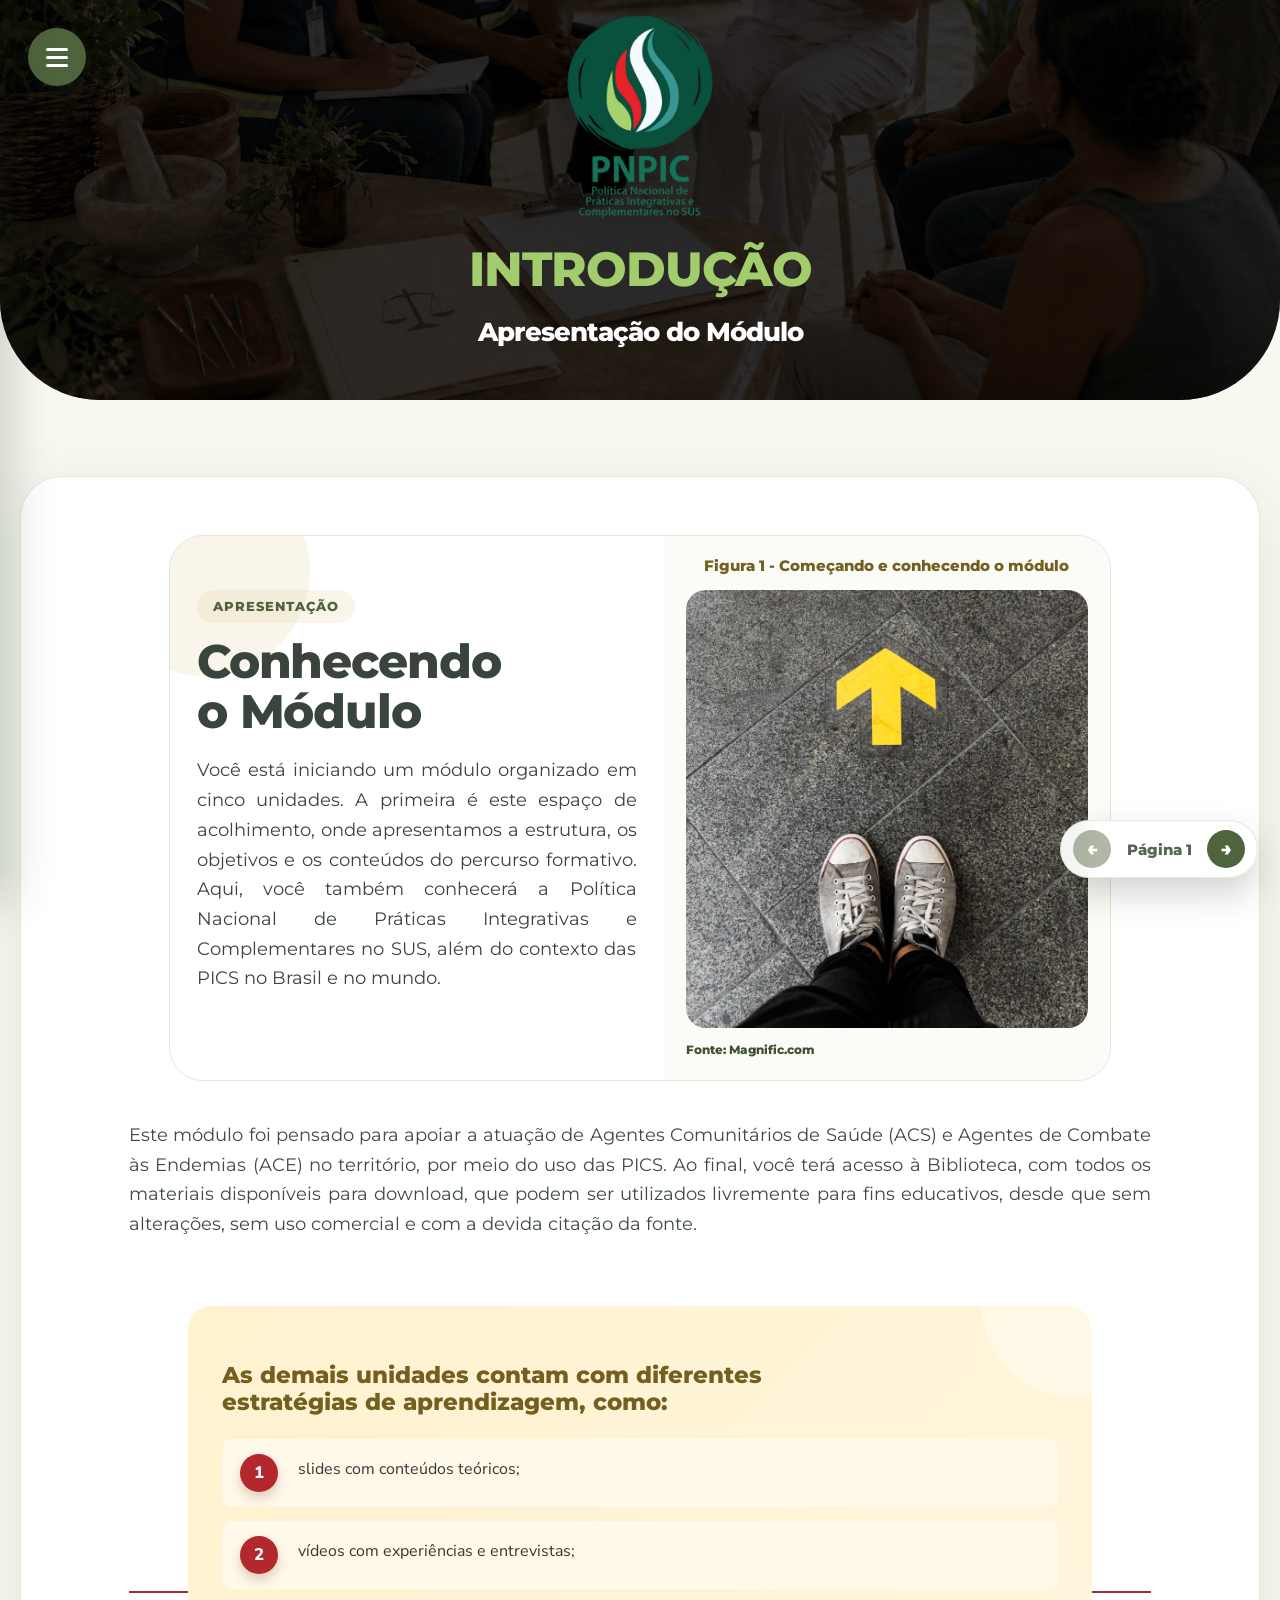
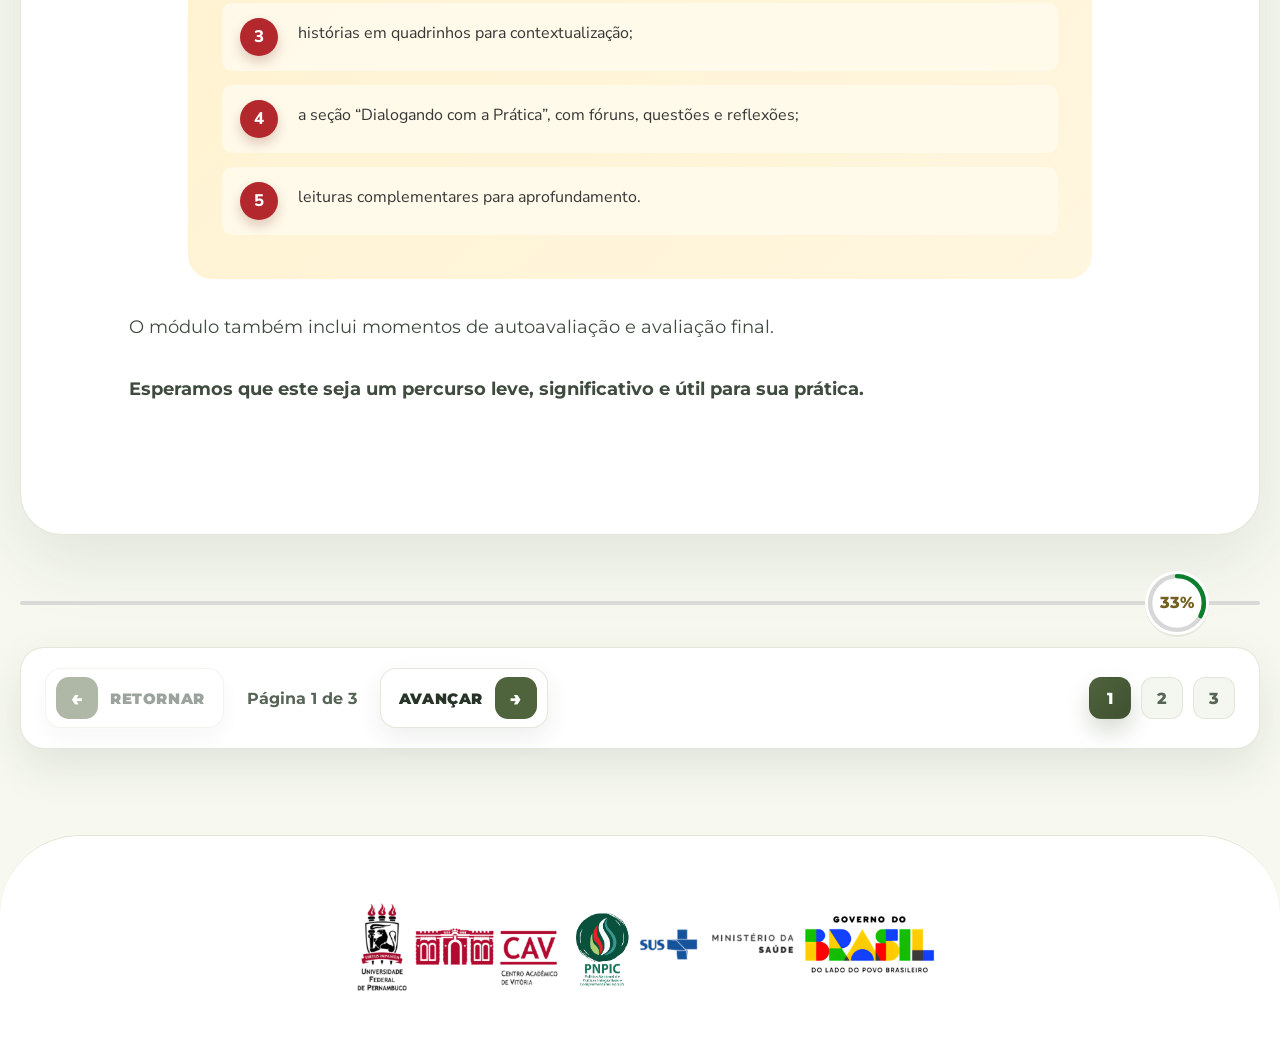
<file: unidade/introducao/conteudo.html>
﻿<!DOCTYPE html>
<html lang="pt-BR">

<head>
    <meta charset="UTF-8">
    <meta name="viewport" content="width=device-width, initial-scale=1.0">
    <title>Introdução | PICS para ACS e ACE</title>

    <link rel="stylesheet" href="./../../assets/css/reset.css">
    <link rel="stylesheet" href="./../../assets/css/style-conteudo.css">
</head>

<body>
    <div class="menu-navegacao-wrapper">
        <button id="abrir-menu-navegacao" class="menu-navegacao-botao" type="button"
            aria-label="Abrir menu de navegação da introdução" aria-expanded="false"
            aria-controls="menu-navegacao-lateral">
            <span class="menu-navegacao-icone" aria-hidden="true">
                <span></span>
                <span></span>
                <span></span>
            </span>
            <span class="menu-navegacao-texto">Menu</span>
        </button>
    </div>

    <div id="menu-navegacao-backdrop" class="menu-navegacao-backdrop" hidden></div>

    <aside id="menu-navegacao-lateral" class="menu-navegacao-lateral" aria-label="Menu de navegação da introdução"
        aria-hidden="true" inert>
        <div class="menu-navegacao-cabecalho">
            <h2>Menu Navegação</h2>

            <button id="fechar-menu-navegacao" class="menu-navegacao-fechar" type="button"
                aria-label="Fechar menu de navegação">
                ×
            </button>
        </div>

        <nav class="menu-navegacao-conteudo" aria-label="Tópicos da introdução">
            <section class="menu-navegacao-grupo" aria-labelledby="menu-apresentacao-titulo">
                <h3 id="menu-apresentacao-titulo">Apresentação</h3>

                <ul>
                    <li>
                        <button type="button" class="menu-link is-current" data-page="1">
                            Conhecendo o Módulo
                        </button>
                    </li>
                </ul>
            </section>

            <section class="menu-navegacao-grupo" aria-labelledby="menu-conteudo-titulo">
                <h3 id="menu-conteudo-titulo">Conteúdo da Introdução</h3>

                <ul>
                    <li>
                        <button type="button" class="menu-link" data-page="2">
                            Plano do Módulo
                        </button>
                    </li>

                    <li>
                        <button type="button" class="menu-link" data-page="3">
                            Ficha Técnica
                        </button>
                    </li>
                </ul>
            </section>
        </nav>
    </aside>

    <header id="banner-conteudo" aria-labelledby="banner-conteudo-titulo">
        <div class="dark-overlay" aria-hidden="true"></div>

        <div id="banner-conteudo-box-textual">
            <img id="banner-conteudo-logo" src="../../assets/images/PNPIC-Main-Logo.png"
                alt="Logotipo da Política Nacional de Práticas Integrativas e Complementares">

            <h1 id="banner-conteudo-titulo">
                <span id="banner-conteudo-titulo-unidade">Introdução</span>
                Apresentação do Módulo
            </h1>
        </div>
    </header>

    <main id="conteudo-principal" tabindex="-1">
        <section id="conteudo-unidade" aria-labelledby="conteudo-unidade-titulo">
            <h2 id="conteudo-unidade-titulo" class="visually-hidden">Conteúdo da introdução</h2>

            <article id="pagina-conteudo" class="pagina-conteudo" aria-live="polite" aria-label="Conteúdo da página">
            </article>

            <div class="progresso-paginas-faixa">
                <div id="progresso-paginas-conteudo" class="progresso-circular" role="progressbar"
                    aria-label="Progresso no conteúdo" aria-valuemin="0" aria-valuemax="100" aria-valuenow="0"
                    data-progresso-paginas>
                    <svg class="progresso-circular-svg" viewBox="0 0 100 100" aria-hidden="true" focusable="false">
                        <circle class="progresso-circular-trilho" cx="50" cy="50" r="42" pathLength="100"></circle>
                        <circle class="progresso-circular-valor" cx="50" cy="50" r="42" pathLength="100"></circle>
                    </svg>

                    <span class="progresso-circular-texto" data-progresso-paginas-texto>0%</span>
                </div>
            </div>

            <nav class="paginacao-container" aria-label="Paginação da introdução">
                <div class="paginacao-botoes">
                    <button id="botao-voltar" class="paginacao-botao" type="button" aria-controls="pagina-conteudo">
                        <span class="paginacao-icone" aria-hidden="true">←</span>
                        <span>Retornar</span>
                    </button>

                    <p id="paginacao-indicador" class="paginacao-indicador" aria-live="polite">
                        Página 1 de 3
                    </p>

                    <button id="botao-avancar" class="paginacao-botao paginacao-botao-proximo" type="button" aria-controls="pagina-conteudo">
                        <span class="paginacao-icone" aria-hidden="true">→</span>
                        <span>Avançar</span>
                    </button>
                </div>

                <div id="paginacao-numeros" class="paginacao-numeros" aria-label="Selecionar página"></div>
            </nav>
        </section>
    </main>

    <div class="controle-flutuante-pagina" aria-label="Controle rápido de páginas">
        <button id="flutuante-voltar" type="button" aria-label="Voltar página" aria-controls="pagina-conteudo">←</button>
        <span id="flutuante-indicador">Página 1</span>
        <button id="flutuante-avancar" type="button" aria-label="Avançar página" aria-controls="pagina-conteudo">→</button>
    </div>

    <footer id="rodape-conteudo">
        <div id="rodape-conteudo-container">
            <img src="../../assets/images/instituicoes-envolvidas-logo-rodape.png"
                alt="Logotipos das instituições envolvidas no módulo">
        </div>
    </footer>

    <script>

        const paginasUnidade = [
            {
                titulo: "Conhecendo o Módulo",
                classe: "pagina-conhecendo-o-modulo",
                conteudo: `
        <section class="conteudo-texto-imagem-flex" aria-labelledby="conteudo-texto-imagem-flex-titulo" aria-describedby="conteudo-texto-imagem-flex-descricao">
            <div class="conteudo-texto-imagem-flex-card">

                <div class="conteudo-texto-imagem-flex-conteudo">
                    <span class="conteudo-texto-imagem-flex-tag">Apresentação</span>

                    <h2 id="conteudo-texto-imagem-flex-titulo" class="conteudo-texto-imagem-flex-titulo">Conhecendo o Módulo</h2>

                    <p id="conteudo-texto-imagem-flex-descricao" class="conteudo-texto-imagem-flex-descricao">
                       Você está iniciando um módulo organizado em cinco unidades. A primeira é este 
                       espaço de acolhimento, onde apresentamos a estrutura, os objetivos e os conteúdos 
                       do percurso formativo. Aqui, você também conhecerá a Política Nacional de Práticas 
                       Integrativas e Complementares no SUS, além do contexto das PICS no Brasil e no mundo.
                    </p>
                </div>

                <figure class="conteudo-texto-imagem-flex-imagem conteudo-figura" aria-labelledby="figura-3-titulo">
                    <p id="figura-3-titulo" class="conteudo-figura-titulo">
                        Figura 1 - Começando e conhecendo o módulo
                    </p>

                    <img
                        src="./../../assets/images/unidades/introducao/comecando-o-modulo.jpg"
                        alt="Moça dando boas-vindas ao módulo sobre PICS">

                    <figcaption class="conteudo-figura-fonte">
                        Fonte: Magnific.com
                    </figcaption>
                </figure>

            </div>
        </section>

        <section class="conteudo-texto-corrido" aria-labelledby="conteudo-texto-corrido-titulo">
            <h2 id="conteudo-texto-corrido-titulo" class="visually-hidden">Estrutura do módulo</h2>

            <p>
               Este módulo foi pensado para apoiar a atuação de Agentes Comunitários de Saúde (ACS) 
               e Agentes de Combate às Endemias (ACE) no território, por meio do uso das PICS. Ao final, 
               você terá acesso à Biblioteca, com todos os materiais disponíveis para download, que podem 
               ser utilizados livremente para fins educativos, desde que sem alterações, sem uso comercial 
               e com a devida citação da fonte.
            </p>
            
            <div class="lista-ordenada-estilizada-1-wrapper" aria-labelledby="lista-ordenada-estilizada-1-titulo">
                <div class="lista-ordenada-estilizada-1-card">
                    <h2 id="lista-ordenada-estilizada-1-titulo">
                       As demais unidades contam com diferentes estratégias de aprendizagem, como:
                    </h2>

                    <ol class="lista-ordenada-estilizada-1">
                        <li>slides com conteúdos teóricos;</li>
                        <li>vídeos com experiências e entrevistas;</li>
                        <li>histórias em quadrinhos para contextualização;</li>
                        <li>a seção “Dialogando com a Prática”, com fóruns, questões e reflexões;</li>
                        <li>leituras complementares para aprofundamento.</li>
                    </ol>
                </div>
            </div>

            <p>
                O módulo também inclui momentos de autoavaliação e avaliação final.
            </p>
            <p>
                <strong>Esperamos que este seja um percurso leve, significativo e útil para sua prática.</strong>
            </p>

        </section>
                `
            },
            {
                titulo: "Plano do Módulo",
                classe: "plano-do-modulo",
                conteudo: `
        <section class="conteudo-texto-imagem-flex" aria-labelledby="conteudo-texto-imagem-flex-titulo" aria-describedby="conteudo-texto-imagem-flex-descricao">
            <div class="conteudo-texto-imagem-flex-card">

                <div class="conteudo-texto-imagem-flex-conteudo">
                    <span class="conteudo-texto-imagem-flex-tag">Seja muito bem-vindo(a)!</span>

                    <h2 id="conteudo-texto-imagem-flex-titulo" class="conteudo-texto-imagem-flex-titulo">Plano do Módulo</h2>

                    <p id="conteudo-texto-imagem-flex-descricao" class="conteudo-texto-imagem-flex-descricao">
                       As Práticas Integrativas e Complementares em Saúde (PICS) são importantes ferramentas de 
                       cuidado, pois consideram o ser humano em sua totalidade, nas dimensões física, emocional,
                       mental e social. Essas práticas ampliam as formas de cuidado em saúde, fortalecem o olhar 
                       dos profissionais sobre o processo saúde-doença e incentivam o autocuidado de forma consciente 
                       e responsável.
                    </p>
                </div>

                <figure class="conteudo-texto-imagem-flex-imagem conteudo-figura" aria-labelledby="figura-2-titulo">
                    <p id="figura-2-titulo" class="conteudo-figura-titulo">
                        Figura 2 - Plano do módulo
                    </p>

                    <img
                        src="./../../assets/images/unidades/introducao/plano_objetivo.jpg"
                        alt="Moça dando boas-vindas ao módulo sobre PICS">

                    <figcaption class="conteudo-figura-fonte">
                        Fonte: Magnific.com
                    </figcaption>
                </figure>

            </div>
        </section>
        <section class="conteudo-texto-corrido" aria-labelledby="conteudo-texto-corrido-titulo">
            <!--<h2 id="conteudo-texto-corrido-titulo">Quem pode participar?</h2>-->
            <p>
                É com grande satisfação que acolhemos você no módulo <span class="conteudo-texto-corrido-marcacao"> Práticas Integrativas e 
                Complementares em Saúde (PICS)</span> na Atuação de Agentes Comunitários de Saúde e 
                Agentes de Combate às Endemias.
            </p> 
            <p>
                Neste percurso, você encontrará recursos didáticos variados e pensados para apoiar sua 
                aprendizagem. Este módulo também busca incentivar a atuação de <span class="conteudo-texto-corrido-marcacao"> Agentes Comunitários 
                de Saúde (ACS) e Agentes de Combate às Endemias (ACE) </span> no território, ampliando  
                possibilidades de cuidado por meio das PICS. Ele integra as ações do Ministério da Saúde 
                voltadas à implementação da Política Nacional de Práticas Integrativas e Complementares 
                no SUS (PNPIC), tornando essas práticas mais acessíveis aos profissionais da área.
            </p>

            <p style="margin-bottom: 0;">
                A formação é destinada a ACS, ACE, usuários do SUS e demais pessoas interessadas 
                na temática. Ao longo do módulo, você terá contato com práticas como:
            </p>
            <div class="lista-nao-ordenada-personalizada-wrapper" aria-label="Lista de práticas integrativas e complementares">
            <div class="lista-nao-ordenada-personalizada-card" style="background: #3A938B;" aria-labelledby="lista-nao-ordenada-estilizada-1-titulo">
                    <ul class="lista-nao-ordenada-personalizada">
                        <li>Plantas medicinais e fitoterapia</li>
                        <li>Práticas corporais da Medicina Tradicional Chinesa (MTC)</li>
                        <li>Terapia Comunitária Integrativa (TCI)</li>
                        <li>Yoga</li>
                        <li>Meditação</li>
                        <li>Automassagem</li>
                    </ul>
            </div>
            </div>
            <p>
                Essas práticas podem apoiar a promoção da saúde, o cuidado integral e o fortalecimento 
                da autonomia no dia a dia.
            </p>

            <p>
                O módulo foi organizado com base nas diretrizes da PNPIC e tem como proposta oferecer ferramentas 
                práticas para sua atuação. As unidades são divididas por temas, configurando uma trilha de aprendizagem, 
                da seguinte maneira:
            </p>
            <div class="lista-ordenada-estilizada-1-wrapper" aria-labelledby="lista-ordenada-estilizada-1-titulo">
                <div class="lista-ordenada-estilizada-1-card">
                    <ol class="lista-ordenada-estilizada-1">
                        <li><strong>Unidade 1: </strong>&nbsp;Introdução às PICS no SUS: princípios e bases legais</li>
                        <li><strong>Unidade 2: </strong>&nbsp;Práticas integradas à atuação dos ACS e ACE - Parte I</li>
                        <li><strong>Unidade 3: </strong>&nbsp;Práticas integradas à atuação dos ACS e ACE e questões éticas - Parte II </li>
                        <li><strong>Unidade 4: </strong>&nbsp;Campo de atuação no território e PICS como estratégia de cuidado integral.</li>
                        <li><strong>Unidade 5: </strong>&nbsp;Autoavaliação e Avaliação do Módulo.</li>
                    </ol>
                </div>
            </div>
            <p>
                Em cada unidade, você encontrará materiais diversos como textos, vídeos, apresentações, 
                histórias em quadrinhos e estudos de caso. Além das atividades “Dialogando com a Prática”, 
                que convidam você a relacionar os conteúdos com sua realidade e seu contexto de trabalho.
            </p>
            <p>
                Para iniciar, você assistirá a um vídeo de acolhimento apresentado pela <span class="conteudo-texto-corrido-marcacao"> pela Coordenação de Práticas Integrativas e Complementares em Saúde (COPICS)</span>, que dá as boas-vindas e 
                apresenta este percurso formativo.
            </p>
            <p>
                Esperamos que este seja um espaço de aprendizado significativo, troca de experiências e construção 
                coletiva.
            </p>
            <p>
                <strong>Desejamos uma excelente jornada!</strong>
            </p>
        </section>
                `
            },
            {
                titulo: "Ficha Técnica",
                classe: "pagina-ficha-tecnica",
                conteudo: `
        <section class="conteudo-texto-imagem-flex" aria-labelledby="ficha-tecnica-titulo" aria-describedby="ficha-tecnica-descricao">
            <div class="conteudo-texto-imagem-flex-card">

                <div class="conteudo-texto-imagem-flex-conteudo">
                    <span class="conteudo-texto-imagem-flex-tag">Créditos</span>

                    <h2 id="ficha-tecnica-titulo" class="conteudo-texto-imagem-flex-titulo">Ficha Técnica</h2>

                    <p id="ficha-tecnica-descricao" class="conteudo-texto-imagem-flex-descricao">
                        Módulo de ACS e ACE: coordenação, créditos do curso, validação, apoio pedagógico e equipe de produção.
                    </p>
                </div>

                <figure class="conteudo-texto-imagem-flex-imagem conteudo-figura" aria-labelledby="figura-ficha-tecnica-titulo">
                    <p id="figura-ficha-tecnica-titulo" class="conteudo-figura-titulo">
                        Figura 3 - Terapia Comunitária Integrativa
                    </p>

                    <img
                        src="./../../assets/images/unidades/introducao/ficha-tecnica-imagem.jpg"
                        alt="Equipe organizando informações técnicas do módulo">

                    <figcaption class="conteudo-figura-fonte">
                        Fonte: Imagem gerada por IA - ChatGPT 5.5
                    </figcaption>
                </figure>

            </div>
        </section>

        <section class="conteudo-texto-corrido ficha-tecnica-conteudo" aria-labelledby="ficha-tecnica-organizacao-titulo">
            <h2 id="ficha-tecnica-organizacao-titulo">Equipe responsável</h2>

            <p class="ficha-tecnica-introducao">
                Esta ficha reúne as pessoas e instituições responsáveis pela coordenação, produção,
                revisão, validação e identidade visual deste módulo.
            </p>

            <section class="ficha-tecnica-secao" aria-labelledby="ficha-ministerio-titulo">
                <h3 id="ficha-ministerio-titulo">Ministério da Saúde</h3>

                <p>
                    <strong>Secretaria de Atenção Primária à Saúde (SAPS) / Departamento de Promoção da Saúde (Depros) / Coordenação de Práticas Integrativas e Complementares em Saúde (COPICS)</strong>
                    — Núcleo Técnico Gestor da Política Nacional de Práticas Integrativas e Complementares no SUS (NTG PNPIC).
                </p>

                <p>
                    <strong>Paulo Roberto Sousa Rocha</strong> — Coordenação Geral do Projeto no MS e Referência Técnica para a Política Nacional de Práticas Integrativas e Complementares no SUS – NTG PNPIC/DGCI/SAPS/MS.
                </p>

                <p>
                    <strong>Daniel Miele Amado</strong> — Gestor para a Política Nacional de Práticas Integrativas e Complementares no SUS – COPICS/DEPROS/SAPS/MS.
                </p>
            </section>

            <section class="ficha-tecnica-secao" aria-labelledby="ficha-ufpe-titulo">
                <h3 id="ficha-ufpe-titulo">Universidade Federal de Pernambuco – Centro Acadêmico de Vitória (CAV)</h3>

                <p>
                    <strong>Carolina Albuquerque Paz e Iasmine Alves</strong> — Coordenação Geral do Projeto na UFPE.
                </p>

                <p>
                    <strong>René Duarte Martins</strong> — Coordenação Pedagógica do Projeto na UFPE.
                </p>

                <p>
                    <strong>Fernanda Mirela da Silva</strong> — Coordenação Logística.
                </p>

                <p>
                    <strong>Gabriela Nóbrega Duarte</strong> — Apoio Pedagógico.
                </p>
            </section>

            <section class="ficha-tecnica-secao" aria-labelledby="ficha-creditos-titulo">
                <h3 id="ficha-creditos-titulo">Créditos do curso</h3>

                <p>
                    <strong>Dra. Mércia Maria de Santi.</strong> Mestre e Doutora em Ciências Sociais pela Universidade Federal
                    do Rio Grande do Norte, especialista em Corpo e Cultura de Movimento e graduação em Educação Física.
                    Docente na Escola de Saúde (ESUFRN) da UFRN, atua diretamente com a temática do projeto, lecionando
                    em cursos como o técnico em Massoterapia e o de Práticas Integrativas e Complementares em Saúde (PICS).
                </p>

                <p>
                    <strong>Dra. Fernanda da Motta Afonso.</strong> Doutora em Alimentação, Nutrição e Saúde, mestre em Saúde
                    Coletiva/Epidemiologia e especialista em Saúde Pública e Educação à Distância. Professora adjunta da
                    Universidade do Estado do Rio de Janeiro, possui experiência em Saúde Coletiva e PICS no SUS, tendo
                    atuado na Área Técnica de PICS da Secretaria Municipal de Saúde do Rio de Janeiro, com experiência na
                    implementação e gestão dessas práticas nos serviços públicos.
                </p>

                <p>
                    <strong>Paulo Roberto Sousa Rocha</strong> — Coordenação Geral, Pedagógica e de Conteúdo; Consultoria,
                    Produção e Revisão; Validação dos Módulos Educacionais.
                </p>

                <p>
                    <strong>René Duarte Martins</strong> — Coordenação Pedagógica e Conteúdo; Produção, Revisão e Validação.
                </p>

                <p>
                    <strong>Mario Cau</strong> — Ilustração e Histórias em Quadrinhos.
                </p>

                <p>
                    <strong>Dayse Patrícia P. Barbosa</strong> — Designer Instrucional.
                </p>

                <p>
                    <strong>Abhner Adriel Cristovão Silva</strong> — Profissional de Tecnologia da Informação.
                </p>
            </section>

            <section class="ficha-tecnica-secao" aria-labelledby="ficha-audiovisual-titulo">
                <h3 id="ficha-audiovisual-titulo">Produção audiovisual</h3>

                <p>
                    <strong>Paulo Roberto Sousa Rocha</strong> — Coordenação de Atividades e Logística em Campo.
                </p>

                <p>
                    <strong>Eduardo Dias</strong> — Produção e Imagens.
                </p>

                <p>
                    <strong>Luciana Melo</strong> — Assistente de Produção.
                </p>

                <p>
                    <strong>Arthur Carvalho - Itapuã Comunicação</strong> — Identidade Visual.
                </p>
            </section>
        </section>
                `
            }
        ];

        const paginaConteudo = document.getElementById("pagina-conteudo");
        const botaoVoltar = document.getElementById("botao-voltar");
        const botaoAvancar = document.getElementById("botao-avancar");
        const paginacaoIndicador = document.getElementById("paginacao-indicador");
        const paginacaoNumeros = document.getElementById("paginacao-numeros");
        const progressoPaginasElemento = document.querySelector("[data-progresso-paginas]");

        const flutuanteVoltar = document.getElementById("flutuante-voltar");
        const flutuanteAvancar = document.getElementById("flutuante-avancar");
        const flutuanteIndicador = document.getElementById("flutuante-indicador");

        const abrirMenu = document.getElementById("abrir-menu-navegacao");
        const fecharMenu = document.getElementById("fechar-menu-navegacao");
        const menuLateral = document.getElementById("menu-navegacao-lateral");
        const menuBackdrop = document.getElementById("menu-navegacao-backdrop");
        const menuLinks = document.querySelectorAll(".menu-link");

        const totalPaginas = paginasUnidade.length;
        let paginaAtual = 1;
        let timeoutAnimacaoPagina = null;

        function calcularProgressoPagina(pagina, total) {
            if (!total) return 0;

            return Math.round((limitarPagina(pagina) / total) * 100);
        }

        function criarIndicadorProgressoPaginas(elemento) {
            if (!elemento) return null;

            const texto = elemento.querySelector("[data-progresso-paginas-texto]");
            const arco = elemento.querySelector(".progresso-circular-valor");

            return {
                atualizar(valor, descricao) {
                    const progresso = Math.max(0, Math.min(100, Math.round(valor)));

                    elemento.style.setProperty("--progresso-paginas-valor", progresso);
                    elemento.setAttribute("aria-valuenow", String(progresso));

                    if (arco) {
                        arco.style.strokeDashoffset = String(100 - progresso);
                    }

                    if (descricao) {
                        elemento.setAttribute("aria-valuetext", descricao);
                        elemento.setAttribute("aria-label", descricao);
                        elemento.title = descricao;
                    }

                    if (texto) {
                        texto.textContent = `${progresso}%`;
                    }
                }
            };
        }

        const progressoPaginas = criarIndicadorProgressoPaginas(progressoPaginasElemento);

        function limitarPagina(numero) {
            if (numero < 1) return 1;
            if (numero > totalPaginas) return totalPaginas;
            return numero;
        }

        function atualizarHashSemPulo(numeroPagina) {
            const novoHash = `pagina-${numeroPagina}`;
            history.replaceState(null, "", `#${novoHash}`);
        }

        function rolarParaConteudo() {
            const main = document.getElementById("conteudo-principal");
            const distanciaTopo = main.getBoundingClientRect().top + window.scrollY - 24;

            window.scrollTo({
                top: distanciaTopo,
                behavior: "smooth"
            });
        }

        function criarNumerosPaginacao() {
            paginacaoNumeros.innerHTML = "";

            paginasUnidade.forEach((pagina, index) => {
                const numero = index + 1;

                const botao = document.createElement("button");
                botao.type = "button";
                botao.className = "paginacao-numero";
                botao.textContent = numero;
                botao.setAttribute("aria-label", `Ir para a página ${numero}: ${pagina.titulo}`);

                botao.addEventListener("click", () => {
                    mudarPagina(numero);
                });

                paginacaoNumeros.appendChild(botao);
            });
        }

        function sincronizarMenuComPaginas() {
            menuLinks.forEach((link) => {
                const numeroPagina = Number(link.dataset.page);
                const pagina = paginasUnidade[numeroPagina - 1];
                const itemMenu = link.closest("li");

                if (!pagina) {
                    if (itemMenu) {
                        itemMenu.hidden = true;
                    }

                    return;
                }

                link.textContent = pagina.titulo;
                link.setAttribute("aria-label", `Ir para a página ${numeroPagina}: ${pagina.titulo}`);

                if (itemMenu) {
                    itemMenu.hidden = false;
                }
            });
        }

        function atualizarMenuLateral() {
            menuLinks.forEach((link) => {
                const paginaDoLink = Number(link.dataset.page);
                const estaAtual = paginaDoLink === paginaAtual;

                link.classList.toggle("is-current", estaAtual);

                if (estaAtual) {
                    link.setAttribute("aria-current", "page");
                } else {
                    link.removeAttribute("aria-current");
                }
            });
        }

        function atualizarPaginacao() {
            const botoesNumeros = document.querySelectorAll(".paginacao-numero");

            botoesNumeros.forEach((botao, index) => {
                const numero = index + 1;
                const estaAtual = numero === paginaAtual;

                botao.classList.toggle("is-active", estaAtual);

                if (estaAtual) {
                    botao.setAttribute("aria-current", "page");
                } else {
                    botao.removeAttribute("aria-current");
                }
            });

            const progressoAtual = calcularProgressoPagina(paginaAtual, totalPaginas);
            const descricaoProgresso = `Página ${paginaAtual} de ${totalPaginas}: ${progressoAtual}% do conteúdo`;

            paginacaoIndicador.textContent = `Página ${paginaAtual} de ${totalPaginas}`;
            flutuanteIndicador.textContent = `Página ${paginaAtual}`;

            if (progressoPaginas) {
                progressoPaginas.atualizar(progressoAtual, descricaoProgresso);
            }

            botaoVoltar.disabled = paginaAtual === 1;
            flutuanteVoltar.disabled = paginaAtual === 1;

            botaoAvancar.disabled = paginaAtual === totalPaginas;
            flutuanteAvancar.disabled = paginaAtual === totalPaginas;
        }

        function inicializarFaqModulo(container) {
            const faqItems = container.querySelectorAll(".faq-modulo .faq-item");

            if (!faqItems.length) return;

            const fecharFaq = (item) => {
                const pergunta = item.querySelector(".faq-pergunta");
                const resposta = item.querySelector(".faq-resposta");

                if (!pergunta || !resposta) return;

                item.classList.remove("ativo");
                pergunta.setAttribute("aria-expanded", "false");
                resposta.hidden = true;
            };

            const abrirFaq = (item) => {
                const pergunta = item.querySelector(".faq-pergunta");
                const resposta = item.querySelector(".faq-resposta");

                if (!pergunta || !resposta) return;

                item.classList.add("ativo");
                pergunta.setAttribute("aria-expanded", "true");
                resposta.hidden = false;
            };

            faqItems.forEach((item) => {
                const pergunta = item.querySelector(".faq-pergunta");

                if (!pergunta) return;

                if (item.classList.contains("ativo")) {
                    abrirFaq(item);
                } else {
                    fecharFaq(item);
                }

                pergunta.addEventListener("click", () => {
                    const itemEstaAberto = item.classList.contains("ativo");

                    faqItems.forEach((faq) => {
                        fecharFaq(faq);
                    });

                    if (!itemEstaAberto) {
                        abrirFaq(item);
                    }
                });
            });
        }

        function animarEntradaPagina() {
            const usuarioPrefereMenosMovimento = window.matchMedia("(prefers-reduced-motion: reduce)").matches;

            if (usuarioPrefereMenosMovimento) return;

            clearTimeout(timeoutAnimacaoPagina);
            paginaConteudo.classList.remove("pagina-conteudo-entrando");

            void paginaConteudo.offsetWidth;

            paginaConteudo.classList.add("pagina-conteudo-entrando");

            timeoutAnimacaoPagina = setTimeout(() => {
                paginaConteudo.classList.remove("pagina-conteudo-entrando");
            }, 320);
        }

        function renderizarPagina() {
            const pagina = paginasUnidade[paginaAtual - 1];

            paginaConteudo.className = `pagina-conteudo ${pagina.classe}`;
            paginaConteudo.innerHTML = pagina.conteudo;

            const primeiroTitulo = paginaConteudo.querySelector("h1, h2, h3");

            if (primeiroTitulo) {
                if (!primeiroTitulo.id) {
                    primeiroTitulo.id = "pagina-titulo";
                }

                paginaConteudo.setAttribute("aria-labelledby", primeiroTitulo.id);
                paginaConteudo.removeAttribute("aria-label");
            } else {
                paginaConteudo.removeAttribute("aria-labelledby");
                paginaConteudo.setAttribute("aria-label", pagina.titulo);
            }

            inicializarFaqModulo(paginaConteudo);
            animarEntradaPagina();

            document.title = `${pagina.titulo} | Introdução | PICS para ACS e ACE`;

            atualizarPaginacao();
            atualizarMenuLateral();
            atualizarHashSemPulo(paginaAtual);
        }

        function mudarPagina(numeroPagina, deveRolar = true) {
            paginaAtual = limitarPagina(numeroPagina);
            renderizarPagina();

            if (deveRolar) {
                rolarParaConteudo();
            }
        }

        function abrirMenuLateral() {
            menuBackdrop.hidden = false;
            menuLateral.removeAttribute("inert");

            requestAnimationFrame(() => {
                menuBackdrop.classList.add("is-visible");
                menuLateral.classList.add("is-open");
            });

            menuLateral.setAttribute("aria-hidden", "false");
            abrirMenu.setAttribute("aria-expanded", "true");
            fecharMenu.focus();
        }

        function fecharMenuLateral() {
            menuBackdrop.classList.remove("is-visible");
            menuLateral.classList.remove("is-open");

            menuLateral.setAttribute("aria-hidden", "true");
            menuLateral.setAttribute("inert", "");
            abrirMenu.setAttribute("aria-expanded", "false");

            setTimeout(() => {
                menuBackdrop.hidden = true;
            }, 250);

            abrirMenu.focus();
        }

        function obterPaginaPeloHash() {
            const hash = window.location.hash.replace("#pagina-", "");
            const numero = Number(hash);

            if (Number.isInteger(numero) && numero >= 1 && numero <= totalPaginas) {
                return numero;
            }

            return 1;
        }

        botaoVoltar.addEventListener("click", () => mudarPagina(paginaAtual - 1));
        botaoAvancar.addEventListener("click", () => mudarPagina(paginaAtual + 1));

        flutuanteVoltar.addEventListener("click", () => mudarPagina(paginaAtual - 1));
        flutuanteAvancar.addEventListener("click", () => mudarPagina(paginaAtual + 1));

        abrirMenu.addEventListener("click", abrirMenuLateral);
        fecharMenu.addEventListener("click", fecharMenuLateral);
        menuBackdrop.addEventListener("click", fecharMenuLateral);

        menuLinks.forEach((link) => {
            link.addEventListener("click", () => {
                const paginaDestino = Number(link.dataset.page);

                mudarPagina(paginaDestino);
                fecharMenuLateral();
            });
        });

        document.addEventListener("keydown", (event) => {
            if (event.key === "Escape" && menuLateral.classList.contains("is-open")) {
                fecharMenuLateral();
            }

            if (event.key === "Tab" && menuLateral.classList.contains("is-open")) {
                const focoElementos = menuLateral.querySelectorAll(
                    'button, [href], input, select, textarea, [tabindex]:not([tabindex="-1"])'
                );

                if (focoElementos.length > 0) {
                    const primeiroElemento = focoElementos[0];
                    const ultimoElemento = focoElementos[focoElementos.length - 1];

                    if (event.shiftKey && document.activeElement === primeiroElemento) {
                        event.preventDefault();
                        ultimoElemento.focus();
                    } else if (!event.shiftKey && document.activeElement === ultimoElemento) {
                        event.preventDefault();
                        primeiroElemento.focus();
                    }
                }
            }

            if (event.key === "ArrowLeft" && paginaAtual > 1) {
                mudarPagina(paginaAtual - 1);
            }

            if (event.key === "ArrowRight" && paginaAtual < totalPaginas) {
                mudarPagina(paginaAtual + 1);
            }
        });

        window.addEventListener("hashchange", () => {
            const paginaHash = obterPaginaPeloHash();

            if (paginaHash !== paginaAtual) {
                mudarPagina(paginaHash, false);
            }
        });

        sincronizarMenuComPaginas();
        criarNumerosPaginacao();
        paginaAtual = obterPaginaPeloHash();
        renderizarPagina();

        // Oculta o controle flutuante quando a paginação principal estiver visível na tela.
        (function () {
            const paginacaoContainer = document.querySelector('.paginacao-container');
            const controleFlutuante = document.querySelector('.controle-flutuante-pagina');

            if (!paginacaoContainer || !controleFlutuante) return;

            // Garantir transição suave caso CSS não tenha
            controleFlutuante.style.transition = controleFlutuante.style.transition || 'opacity 0.22s ease, transform 0.22s ease, visibility 0.22s';

            function ocultar() {
                controleFlutuante.style.opacity = '0';
                controleFlutuante.style.transform = 'translateY(12px)';
                controleFlutuante.style.visibility = 'hidden';
                controleFlutuante.style.pointerEvents = 'none';
                controleFlutuante.setAttribute('aria-hidden', 'true');
                controleFlutuante.setAttribute('inert', '');
            }

            function mostrar() {
                controleFlutuante.style.opacity = '';
                controleFlutuante.style.transform = '';
                controleFlutuante.style.visibility = '';
                controleFlutuante.style.pointerEvents = '';
                controleFlutuante.setAttribute('aria-hidden', 'false');
                controleFlutuante.removeAttribute('inert');
            }

            const observer = new IntersectionObserver((entries) => {
                entries.forEach((entry) => {
                    if (entry.isIntersecting) {
                        ocultar();
                    } else {
                        mostrar();
                    }
                });
            }, {
                threshold: [0, 0.12, 0.5]
            });

            observer.observe(paginacaoContainer);
        })();
    </script>

    <script>
        /* =========================================================
           EFEITOS VISUAIS SEM SOMBRAS
           Substitui o JS extra anterior de animações
           ========================================================= */

        (function () {
            const usuarioPrefereMenosMovimento = window.matchMedia("(prefers-reduced-motion: reduce)").matches;

            /*
                Remove restos do JS anterior:
                - estilos injetados com sombras
                - manchas/glows criados via mouse
                - sombras inline aplicadas por JavaScript
            */
            function limparEfeitosDeSombraDoJS() {
                const idsAntigos = [
                    "efeitos-visuais-js",
                    "efeitos-sombra-js",
                    "cursor-glow-js",
                    "mancha-verde-js"
                ];

                idsAntigos.forEach((id) => {
                    const elemento = document.getElementById(id);

                    if (elemento) {
                        elemento.remove();
                    }
                });

                document
                    .querySelectorAll(".cursor-glow, .cursor-aura, .mouse-glow, .mancha-verde, .glow-js, .sombra-js")
                    .forEach((elemento) => elemento.remove());

                document.querySelectorAll("*").forEach((elemento) => {
                    if (elemento.style.boxShadow) {
                        elemento.style.removeProperty("box-shadow");
                    }

                    if (elemento.style.textShadow) {
                        elemento.style.removeProperty("text-shadow");
                    }

                    const filtro = elemento.style.getPropertyValue("filter");

                    if (filtro && filtro.includes("drop-shadow")) {
                        elemento.style.removeProperty("filter");
                    }
                });
            }

            limparEfeitosDeSombraDoJS();

            if (usuarioPrefereMenosMovimento) {
                return;
            }

            const estilos = document.createElement("style");
            estilos.id = "efeitos-visuais-conteudo-js";

            estilos.textContent = `
            .menu-navegacao-botao.js-respirar {
                animation: jsRespirarSemSombra 2.8s ease-in-out infinite;
            }

            @keyframes jsRespirarSemSombra {
                0%, 100% {
                    transform: translateY(0);
                }

                50% {
                    transform: translateY(-3px);
                }
            }

            .paginacao-numero.js-batida {
                animation: jsBatidaSemSombra 0.28s ease both;
            }

            @keyframes jsBatidaSemSombra {
                0% {
                    transform: scale(1);
                }

                50% {
                    transform: scale(1.08);
                }

                100% {
                    transform: scale(1);
                }
            }

            .js-ripple {
                position: relative;
                overflow: hidden;
            }

            .js-ripple-circulo {
                position: absolute;
                width: 18px;
                height: 18px;

                background-color: rgba(79, 99, 61, 0.18);

                border-radius: 50%;

                pointer-events: none;

                transform: translate(-50%, -50%) scale(0);
                animation: jsRippleSemSombra 0.55s ease-out forwards;
            }

            @keyframes jsRippleSemSombra {
                to {
                    opacity: 0;
                    transform: translate(-50%, -50%) scale(4);
                }
            }

            .js-destaque-suave {
                transition:
                    transform 0.25s ease,
                    background-color 0.25s ease,
                    border-color 0.25s ease;
            }

            .js-destaque-suave:hover {
                transform: translateY(-4px);
            }

            .js-progressivo {
                transition:
                    opacity 0.35s ease,
                    transform 0.35s ease;
            }
        `;

            document.head.appendChild(estilos);

            const paginaConteudoJS = document.getElementById("pagina-conteudo");
            const botaoMenuJS = document.getElementById("abrir-menu-navegacao");

            if (botaoMenuJS) {
                botaoMenuJS.classList.add("js-respirar");
            }

            function ativarRippleSemSombra() {
                document.querySelectorAll(".faq-pergunta").forEach((botaoFaq) => {
                    botaoFaq.classList.remove("js-ripple");
                    botaoFaq.removeAttribute("data-ripple-ativado");
                    botaoFaq.querySelectorAll(".js-ripple-circulo").forEach((circulo) => circulo.remove());
                });

                document.querySelectorAll("button:not(.faq-pergunta)").forEach((botao) => {
                    if (botao.dataset.rippleAtivado === "true") {
                        return;
                    }

                    botao.dataset.rippleAtivado = "true";
                    botao.classList.add("js-ripple");

                    botao.addEventListener("click", (event) => {
                        const circuloAntigo = botao.querySelector(".js-ripple-circulo");

                        if (circuloAntigo) {
                            circuloAntigo.remove();
                        }

                        const circulo = document.createElement("span");
                        circulo.className = "js-ripple-circulo";

                        const posicao = botao.getBoundingClientRect();

                        circulo.style.left = `${event.clientX - posicao.left}px`;
                        circulo.style.top = `${event.clientY - posicao.top}px`;

                        botao.appendChild(circulo);

                        setTimeout(() => {
                            circulo.remove();
                        }, 600);
                    });
                });
            }

            function ativarDestaquesSemSombra(container = document) {
                const elementos = container.querySelectorAll(`
                .acordo-pilares li,
                .acordo-cards-status article,
                .acordo-destaque,
                .boas-vindas-texto-continuo li,
                .conhecendo-modulo-texto-continuo li,
                .paginacao-numero,
                .paginacao-botao
            `);

                elementos.forEach((elemento) => {
                    elemento.classList.add("js-destaque-suave");
                });
            }

            function atualizarAnimacoesDaPagina() {
                limparEfeitosDeSombraDoJS();

                ativarRippleSemSombra();
                ativarDestaquesSemSombra(document);
            }

            atualizarAnimacoesDaPagina();

            if (paginaConteudoJS) {
                const observadorConteudo = new MutationObserver(() => {
                    atualizarAnimacoesDaPagina();
                });

                observadorConteudo.observe(paginaConteudoJS, {
                    childList: true,
                    subtree: true
                });
            }

            const observadorLimpeza = new MutationObserver(() => {
                limparEfeitosDeSombraDoJS();
            });

            observadorLimpeza.observe(document.body, {
                childList: true,
                subtree: true,
                attributes: true,
                attributeFilter: ["style", "class"]
            });
        })();
    </script>

    <script>
        /* =========================================================
           EFEITOS SIMPLES:
           1. Barra de progresso no topo ao rolar a página
           2. Movimento suave em alguns itens ao passar o mouse
           SEM sombras, SEM manchas, SEM glow
           ========================================================= */

        (function () {
            const prefereMenosMovimento = window.matchMedia("(prefers-reduced-motion: reduce)").matches;

            const estiloAntigo = document.getElementById("efeitos-simples-js");

            if (estiloAntigo) {
                estiloAntigo.remove();
            }

            const estilos = document.createElement("style");
            estilos.id = "efeitos-simples-js";

            estilos.textContent = `
        body.js-barra-progresso::before {
            content: "";

            position: fixed;
            top: 0;
            left: 0;
            z-index: 9999;

            width: var(--progresso-scroll, 0%);
            height: 5px;

            background: linear-gradient(90deg, #4f633d, #735f20);

            pointer-events: none;

            transition: width 0.1s linear;
        }

        .js-hover-movimento {
            transition:
                transform 0.22s ease,
                background-color 0.22s ease,
                border-color 0.22s ease;
        }

        .js-hover-movimento:hover {
            transform: translateY(-4px);
        }

        .acordo-passos li.js-hover-movimento:hover,
        .acordo-regras li.js-hover-movimento:hover,
        .boas-vindas-texto-continuo li.js-hover-movimento:hover,
        .conhecendo-modulo-texto-continuo li.js-hover-movimento:hover,
        .menu-link.js-hover-movimento:hover {
            transform: translateX(6px);
        }

        .paginacao-botao.js-hover-movimento:hover:not(:disabled),
        .paginacao-numero.js-hover-movimento:hover,
        .controle-flutuante-pagina button.js-hover-movimento:hover:not(:disabled),
        .menu-navegacao-botao.js-hover-movimento:hover {
            transform: translateY(-3px);
        }

        @media (prefers-reduced-motion: reduce) {
            body.js-barra-progresso::before {
                display: none;
            }

            .js-hover-movimento,
            .js-hover-movimento:hover {
                transition: none !important;
                transform: none !important;
            }
        }
    `;

            document.head.appendChild(estilos);

            if (prefereMenosMovimento) {
                return;
            }

            document.body.classList.add("js-barra-progresso");

            function atualizarBarraDeProgresso() {
                const alturaTotal = document.documentElement.scrollHeight - window.innerHeight;
                const progresso = alturaTotal > 0 ? (window.scrollY / alturaTotal) * 100 : 0;

                document.body.style.setProperty(
                    "--progresso-scroll",
                    `${Math.min(progresso, 100)}%`
                );
            }

            function aplicarMovimentoHover(container = document) {
                const elementos = container.querySelectorAll(`
            .acordo-pilares li,
            .acordo-passos li,
            .acordo-regras li,
            .acordo-destaque,
            .acordo-cards-status article,
            .boas-vindas-texto-continuo li,
            .conhecendo-modulo-texto-continuo li,
            .paginacao-botao,
            .paginacao-numero,
            .controle-flutuante-pagina button,
            .menu-navegacao-botao,
            .menu-link
        `);

                elementos.forEach((elemento) => {
                    elemento.classList.add("js-hover-movimento");
                });
            }

            window.addEventListener("scroll", atualizarBarraDeProgresso, {
                passive: true
            });

            const paginaConteudo = document.getElementById("pagina-conteudo");

            if (paginaConteudo) {
                const observadorConteudo = new MutationObserver(() => {
                    aplicarMovimentoHover(document);
                });

                observadorConteudo.observe(paginaConteudo, {
                    childList: true,
                    subtree: true
                });
            }

            atualizarBarraDeProgresso();
            aplicarMovimentoHover(document);
        })();
    </script>

</body>

</html>
</file>
<file: assets/css/style-modulo.css>
/* ----- Fontes do Projeto ----- */

@import url('https://fonts.googleapis.com/css2?family=Montserrat:wght@300;400;500;600;700;800;900&family=Rawline:wght@300;400;500;700;900&display=swap');


/* ----- Variáveis Globais ----- */

:root {
    --fonte-principal: 'Montserrat', Arial, Helvetica, sans-serif;
    --fonte-auxiliar: 'Rawline', 'Montserrat', Arial, Helvetica, sans-serif;

    --border-radius-banner-modulo: 100px;

    --banner-info-curso-cor-fundo: #ffffff;
    --banner-info-curso-cor-fundo-pagina: #f7f9f1;
    --banner-info-curso-cor-titulo: #1f2d1f;
    --banner-info-curso-cor-texto: #4b5a4b;
    --banner-info-curso-cor-numero: #735f20;
    --banner-info-curso-cor-borda: #e1e6d8;
    --banner-info-curso-sombra: 0 18px 45px rgba(0, 0, 0, 0.12);

    --forum-pratica-cor-fundo: #ffffff;
    --forum-pratica-cor-titulo: #263326;
    --forum-pratica-cor-texto: #4f5c4f;
    --forum-pratica-cor-destaque: #735f20;
    --forum-pratica-cor-botao: #4f633d;
    --forum-pratica-cor-botao-hover: #3f5130;
    --forum-pratica-cor-borda: #e1e6d8;
    --forum-pratica-sombra: 0 24px 60px rgba(31, 45, 31, 0.11);

    --unidade-card-cor-fundo: #ffffff;
    --unidade-card-cor-titulo: #263326;
    --unidade-card-cor-texto: #4f5c4f;
    --unidade-card-cor-categoria: #5b6557;
    --unidade-card-cor-botao: #4f633d;
    --unidade-card-cor-botao-hover: #3f5130;
    --unidade-card-sombra: 0 18px 48px rgba(31, 45, 31, 0.12);

    --secoes-cabecalho-titulo: #735f20;

    --cor-foco-acessivel: #005fcc;
    --cor-foco-fundo: #ffffff;
}


/* ----- Configurações Gerais ----- */

html {
    scroll-behavior: smooth;
}

body {
    font-family: var(--fonte-principal);

    background-color: var(--banner-info-curso-cor-fundo-pagina);
    color: var(--banner-info-curso-cor-titulo);

    overflow-x: hidden;
}

main {
    display: block;
}

#conteudo-principal:focus {
    outline: none;
}

h1,
h2,
h3,
button,
.banner-info-numero,
.unidade-card-categoria,
.unidade-card-botao,
.forum-pratica-tag,
.forum-pratica-botao,
.menu-navegacao-botao,
.menu-navegacao-cabecalho h2,
.menu-navegacao-grupo h3,
#unidades-modulo-cabecalho span {
    font-family: var(--fonte-auxiliar);
}

a,
button {
    -webkit-tap-highlight-color: transparent;
}

a:focus-visible,
button:focus-visible,
.unidade-card-botao:focus-visible,
.forum-pratica-botao:focus-visible,
.menu-navegacao-botao:focus-visible,
.menu-navegacao-fechar:focus-visible,
.menu-link:focus-visible {
    outline: 4px solid var(--cor-foco-acessivel);
    outline-offset: 5px;
    box-shadow: 0 0 0 7px rgba(255, 255, 255, 0.95);
}

.unidade-card-botao:focus-visible,
.forum-pratica-botao:focus-visible {
    transform: none;
}


/* ----- Classes de Acessibilidade ----- */

.visually-hidden,
.sr-only {
    width: 1px;
    height: 1px;

    position: absolute;

    overflow: hidden;

    padding: 0;
    margin: -1px;

    border: 0;

    clip: rect(0, 0, 0, 0);
    white-space: nowrap;
}

.skip-link {
    position: fixed;
    top: 16px;
    left: 16px;
    z-index: 10000;

    padding: 14px 18px;

    background-color: #ffffff;
    color: #102410;

    border: 3px solid var(--cor-foco-acessivel);
    border-radius: 12px;

    font-family: var(--fonte-auxiliar);
    font-size: 16px;
    font-weight: 800;
    text-decoration: none;

    transform: translateY(-160%);
    transition: transform 0.2s ease;
}

.skip-link:focus {
    transform: translateY(0);
}


/* ----- Menu de Navegação Lateral ----- */

.menu-navegacao-wrapper {
    position: fixed;
    top: 28px;
    left: 28px;
    z-index: 900;
}

.menu-navegacao-botao {
    display: inline-flex;
    align-items: center;
    gap: 12px;

    width: 58px;
    height: 58px;

    padding: 0 18px;

    overflow: hidden;

    background-color: var(--unidade-card-cor-botao);
    color: #ffffff;

    border: none;
    border-radius: 999px;

    box-shadow: 0 14px 28px rgba(31, 45, 31, 0.25);

    cursor: pointer;

    transition: width 0.28s ease, background-color 0.28s ease, transform 0.2s ease;
}

.menu-navegacao-botao:hover,
.menu-navegacao-botao:focus-visible {
    width: 146px;
    background-color: var(--unidade-card-cor-botao-hover);
}

.menu-navegacao-botao:active {
    transform: scale(0.96);
}

.menu-navegacao-icone {
    flex-shrink: 0;

    display: inline-flex;
    flex-direction: column;
    justify-content: center;
    gap: 5px;

    width: 23px;
    height: 23px;
}

.menu-navegacao-icone span {
    display: block;

    width: 22px;
    height: 3px;

    background-color: #ffffff;

    border-radius: 999px;
}

.menu-navegacao-texto {
    opacity: 0;

    white-space: nowrap;

    font-size: 16px;
    font-weight: 800;

    transform: translateX(-8px);
    transition: opacity 0.25s ease, transform 0.25s ease;
}

.menu-navegacao-botao:hover .menu-navegacao-texto,
.menu-navegacao-botao:focus-visible .menu-navegacao-texto {
    opacity: 1;
    transform: translateX(0);
}

.menu-navegacao-backdrop {
    position: fixed;
    inset: 0;
    z-index: 950;

    background-color: rgba(0, 0, 0, 0.48);

    opacity: 0;
    visibility: hidden;

    transition: opacity 0.25s ease, visibility 0.25s ease;
}

.menu-navegacao-backdrop.is-visible {
    opacity: 1;
    visibility: visible;
}

.menu-navegacao-lateral {
    position: fixed;
    inset: 0 auto 0 0;
    z-index: 1000;

    display: flex;
    flex-direction: column;

    width: 340px;
    max-width: 86vw;

    background-color: #ffffff;

    box-shadow: 18px 0 42px rgba(31, 45, 31, 0.20);

    transform: translateX(-102%);
    transition: transform 0.28s ease;
}

.menu-navegacao-lateral.is-open {
    transform: translateX(0);
}

.menu-navegacao-cabecalho {
    display: flex;
    align-items: center;
    justify-content: space-between;
    gap: 16px;

    min-height: 78px;

    padding: 18px 20px;

    border-bottom: 1px solid var(--banner-info-curso-cor-borda);
}

.menu-navegacao-cabecalho h2 {
    color: var(--unidade-card-cor-botao);

    font-size: 21px;
    font-weight: 900;
}

.menu-navegacao-fechar {
    display: inline-flex;
    align-items: center;
    justify-content: center;

    width: 48px;
    height: 48px;

    background-color: #ffffff;
    color: var(--banner-info-curso-cor-texto);

    border: 3px solid var(--unidade-card-cor-botao);
    border-radius: 50%;

    font-size: 34px;
    line-height: 1;

    cursor: pointer;

    transition: background-color 0.2s ease, color 0.2s ease, transform 0.2s ease;
}

.menu-navegacao-fechar:hover {
    background-color: var(--unidade-card-cor-botao);
    color: #ffffff;

    transform: rotate(90deg);
}

.menu-navegacao-conteudo {
    padding: 22px 20px 34px;

    overflow-y: auto;
}

.menu-navegacao-grupo+.menu-navegacao-grupo {
    margin-top: 26px;
    padding-top: 24px;

    border-top: 1px solid var(--banner-info-curso-cor-borda);
}

.menu-navegacao-grupo h3 {
    margin-bottom: 14px;

    color: var(--unidade-card-cor-botao);

    font-size: 18px;
    font-weight: 900;
}

.menu-navegacao-grupo ul {
    list-style: none;

    display: grid;
    gap: 8px;

    padding: 0;
    margin: 0;
}

.menu-link {
    width: 100%;

    padding: 10px 12px;

    display: block;

    background-color: transparent;
    color: var(--banner-info-curso-cor-texto);

    border: none;
    border-radius: 12px;

    font-family: var(--fonte-principal);
    font-size: 16px;
    font-weight: 600;
    line-height: 1.45;
    text-align: left;
    text-decoration: none;

    cursor: pointer;

    transition: background-color 0.2s ease, color 0.2s ease, padding-left 0.2s ease;
}

.menu-link:hover,
.menu-link.is-current {
    padding-left: 18px;

    background-color: #eaf2df;
    color: var(--unidade-card-cor-botao-hover);
}

.menu-link.is-current {
    font-weight: 800;
}


/* ----- Classes Especiais ----- */

.dark-overlay {
    position: absolute;
    top: 0;
    left: 0;

    width: 100%;
    height: 100%;

    background-color: rgba(0, 0, 0, 0.68);
}


/* ----- Estilos Específicos do Banner do Módulo ----- */

#banner-modulo {
    width: 100%;
    height: 550px;

    position: relative;

    background-image: url('./../images/Banner-PICS-para-ACS-e-ACE.png');
    background-size: cover;
    background-position: bottom center;
    background-repeat: no-repeat;

    border-bottom-right-radius: var(--border-radius-banner-modulo);
    border-bottom-left-radius: var(--border-radius-banner-modulo);
}

#banner-modulo .dark-overlay {
    z-index: 1;

    background-color: rgba(0, 0, 0, 0.58);

    border-bottom-right-radius: var(--border-radius-banner-modulo);
    border-bottom-left-radius: var(--border-radius-banner-modulo);
}

#banner-modulo-box-textual {
    width: min(90%, 1100px);

    position: absolute;
    top: 45%;
    left: 50%;
    transform: translate(-50%, -50%);

    z-index: 2;

    padding: 20px;

    color: #ffffff;
    text-align: center;
}

#banner-modulo-logo {
    width: clamp(120px, 16vw, 210px);
    height: auto;

    display: block;

    margin: 0 auto 24px;

    object-fit: contain;

    filter: drop-shadow(0 10px 24px rgba(0, 0, 0, 0.35));
}

#banner-modulo-box-textual #banner-modulo-titulo {
    font-family: var(--fonte-auxiliar);
    font-size: clamp(16px, 28px, 32px);
    line-height: 1.15;
    font-weight: 800;
    letter-spacing: -1px;
}

#banner-modulo-box-textual #banner-modulo-titulo::after {
    content: '';

    display: block;
    width: 160px;
    height: 4px;

    margin: 16px auto 0;

    background-color: #ffffff;
}


/* ----- Caixa de Informações Gerais do Curso no Banner ----- */

#banner-informacoes-modulo {
    width: min(74%, 1180px);

    position: relative;
    z-index: 3;

    margin: -85px auto 0;

    overflow: hidden;

    background-color: var(--banner-info-curso-cor-fundo);

    border: 1px solid var(--banner-info-curso-cor-borda);
    border-radius: 22px;

    box-shadow: var(--banner-info-curso-sombra);
}

#banner-informacoes-modulo-container {
    display: grid;
    grid-template-columns: repeat(4, minmax(0, 1fr));
}

#banner-informacoes-modulo-container[role="list"],
#unidades-modulo-lista[role="list"] {
    list-style: none;
}

.banner-info-card {
    min-height: 170px;

    padding: 30px 28px 28px;

    display: flex;
    flex-direction: column;
    justify-content: flex-start;

    background-color: var(--banner-info-curso-cor-fundo);

    border-right: 1px solid var(--banner-info-curso-cor-borda);
}

.banner-info-card:last-child {
    border-right: none;
}

.banner-info-numero {
    display: block;

    margin-bottom: 14px;

    font-size: clamp(34px, 3vw, 44px);
    line-height: 1;
    font-weight: 800;

    color: var(--banner-info-curso-cor-numero);
}

.banner-info-card h2,
.banner-info-card h3 {
    margin-bottom: 10px;

    font-family: var(--fonte-auxiliar);
    font-size: clamp(17px, 1.25vw, 22px);
    line-height: 1.2;
    font-weight: 800;

    color: var(--banner-info-curso-cor-titulo);
}

.banner-info-card p {
    max-width: 255px;

    font-family: var(--fonte-principal);
    font-size: 18px;
    line-height: 1.45;
    font-weight: 700;

    color: var(--banner-info-curso-cor-texto);
}


/* ----- Seção Fórum Dialogando com a Prática ----- */

.forum-pratica {
    width: min(84%, 1300px);

    margin: 78px auto 72px;
}

.forum-pratica-card {
    min-height: 390px;

    position: relative;

    display: grid;
    grid-template-columns: minmax(0, 1.05fr) minmax(360px, 0.95fr);
    align-items: stretch;

    overflow: hidden;

    background-color: var(--forum-pratica-cor-fundo);

    border: 1px solid var(--forum-pratica-cor-borda);
    border-radius: 34px;

    box-shadow: var(--forum-pratica-sombra);
}

.forum-pratica-card::before {
    content: '';

    width: 210px;
    height: 210px;

    position: absolute;
    top: -70px;
    left: -70px;
    z-index: 1;

    background-color: rgba(219, 191, 127, 0.16);

    border-radius: 50%;
}

.forum-pratica-conteudo {
    position: relative;
    z-index: 2;

    padding: 54px 58px;

    display: flex;
    flex-direction: column;
    justify-content: center;
    align-items: flex-start;
}

.forum-pratica-tag {
    display: inline-flex;
    align-items: center;

    margin-bottom: 14px;

    padding: 10px 16px;

    background-color: rgba(219, 191, 127, 0.16);
    color: var(--forum-pratica-cor-botao);

    border-radius: 999px;

    font-size: 13px;
    line-height: 1;
    font-weight: 800;
    letter-spacing: 0.08em;
    text-transform: uppercase;
}

.forum-pratica-titulo {
    max-width: 620px;

    margin-bottom: 20px;

    font-family: var(--fonte-auxiliar);
    font-size: clamp(30px, 3.7vw, 48px);
    line-height: 1.05;
    font-weight: 800;
    letter-spacing: -1.1px;

    color: var(--forum-pratica-cor-destaque);
}

.forum-pratica-conteudo p {
    max-width: 720px;

    margin-bottom: 32px;

    font-family: var(--fonte-principal);
    font-size: 18px;
    line-height: 1.65;
    font-weight: 400;

    color: var(--forum-pratica-cor-texto);
}

.forum-pratica-botao {
    min-height: 60px;

    padding: 0 28px;

    display: inline-flex;
    align-items: center;
    justify-content: center;
    gap: 10px;

    background-color: var(--forum-pratica-cor-botao);
    color: #ffffff;

    border-radius: 999px;

    font-size: 18px;
    line-height: 1;
    font-weight: 800;
    text-decoration: none;

    transition: background-color 0.3s ease, transform 0.3s ease, box-shadow 0.3s ease;
}

.forum-pratica-botao span {
    font-size: 22px;
    line-height: 1;

    transition: transform 0.3s ease;
}

.forum-pratica-botao:hover {
    background-color: var(--forum-pratica-cor-botao-hover);

    transform: translateY(-2px);

    box-shadow: 0 14px 28px rgba(111, 128, 87, 0.24);
}

.forum-pratica-botao:hover span {
    transform: translateX(4px);
}

.forum-pratica-imagem {
    min-height: 300px;

    position: relative;

    overflow: hidden;
}

.forum-pratica-imagem::before {
    content: '';

    position: absolute;
    inset: 0;
    z-index: 1;

    background: linear-gradient(90deg, rgba(255, 255, 255, 0.16), rgba(255, 255, 255, 0));
}

.forum-pratica-imagem img {
    width: 100%;
    height: 100%;

    display: block;

    object-fit: cover;
    object-position: center;

    transform: scale(0.6);

    transition: transform 0.45s ease, filter 0.45s ease;
}

.forum-pratica-card:hover .forum-pratica-imagem img {
    transform: scale(0.65);

    filter: brightness(1.03) contrast(1.02);
}


/* ----- Seção de Unidades do Módulo ----- */

#unidades-modulo {
    width: min(84%, 1300px);

    margin: 80px auto 82px;
}

#unidades-modulo-cabecalho {
    max-width: 900px;

    margin-bottom: 44px;
}

#unidades-modulo-cabecalho span {
    display: inline-block;

    margin-bottom: 10px;

    font-family: var(--fonte-auxiliar);
    font-size: 13px;
    line-height: 1;
    font-weight: 800;
    letter-spacing: 0.08em;
    text-transform: uppercase;

    color: var(--unidade-card-cor-botao);
}

#unidades-modulo-cabecalho h2 {
    margin-bottom: 20px;

    font-family: var(--fonte-auxiliar);
    font-size: clamp(28px, 3.6vw, 44px);
    line-height: 1.05;
    font-weight: 800;
    letter-spacing: -1.1px;

    color: var(--secoes-cabecalho-titulo);
}

#unidades-modulo-cabecalho p {
    max-width: 100%;

    font-family: var(--fonte-principal);
    font-size: 20px;
    line-height: 1.52;
    font-weight: 400;

    color: var(--banner-info-curso-cor-texto);
}

#unidades-modulo-lista {
    display: grid;
    grid-template-columns: repeat(auto-fit, minmax(315px, 1fr));
    gap: 24px;
}

.unidade-card {
    min-height: 590px;

    padding: 20px;

    display: flex;
    flex-direction: column;

    overflow: hidden;

    background-color: var(--unidade-card-cor-fundo);

    border-radius: 38px;

    box-shadow: var(--unidade-card-sombra);
}

.unidade-card-imagem {
    height: 315px;

    position: relative;

    overflow: hidden;

    border-radius: 23px;
}

.unidade-card-imagem img {
    width: 100%;
    height: 100%;

    display: block;

    object-fit: cover;
    object-position: center;

    filter: grayscale(100%) brightness(0.96) contrast(0.95);
    transform: scale(1);

    transition: filter 0.45s ease, transform 0.45s ease;
}

.unidade-card:hover .unidade-card-imagem img {
    filter: grayscale(0%) brightness(1) contrast(1);
    transform: scale(1.045);
}

.unidade-card-categoria {
    min-width: 185px;
    height: 52px;

    position: absolute;
    top: 0;
    left: 0;
    z-index: 2;

    padding: 0 24px 0 32px;

    display: flex;
    align-items: center;

    background-color: var(--unidade-card-cor-fundo);
    color: var(--unidade-card-cor-categoria);

    border-bottom-right-radius: 16px;

    font-family: var(--fonte-auxiliar);
    font-size: 18px;
    line-height: 1;
    font-weight: 700;
}

.unidade-card-categoria::after {
    content: '';

    width: 27px;
    height: 27px;

    position: absolute;
    top: 0;
    right: -27px;

    border-top-left-radius: 20px;

    box-shadow: -10px -10px 0 9px var(--unidade-card-cor-fundo);
}

.unidade-card-categoria::before {
    content: '';

    width: 27px;
    height: 27px;

    position: absolute;
    left: 0;
    bottom: -27px;

    border-top-left-radius: 20px;

    box-shadow: -10px -10px 0 9px var(--unidade-card-cor-fundo);
}

.unidade-card-conteudo {
    padding: 20px 2px 0;

    display: flex;
    flex-direction: column;
    flex: 1;
}

.unidade-card-conteudo h3 {
    margin-bottom: 15px;

    font-family: var(--fonte-auxiliar);
    font-size: clamp(23px, 1.75vw, 29px);
    line-height: 1.08;
    font-weight: 800;
    letter-spacing: -0.7px;

    color: var(--unidade-card-cor-titulo);
}

.unidade-card-conteudo p {
    margin-bottom: 28px;

    font-family: var(--fonte-principal);
    font-size: 17px;
    line-height: 1.42;
    font-weight: 400;

    color: var(--unidade-card-cor-texto);
}

.unidade-card-botao {
    width: 100%;
    min-height: 68px;

    margin-top: auto;

    display: flex;
    align-items: center;
    justify-content: center;
    gap: 11px;

    background-color: var(--unidade-card-cor-botao);
    color: #ffffff;

    border-radius: 999px;

    font-family: var(--fonte-auxiliar);
    font-size: 20px;
    line-height: 1;
    font-weight: 800;
    text-decoration: none;

    transition: background-color 0.3s ease, transform 0.3s ease;
}

.unidade-card-botao svg {
    width: 23px;
    height: 23px;

    fill: none;
    stroke: currentColor;
    stroke-width: 2.2;
    stroke-linecap: round;
    stroke-linejoin: round;
}

.unidade-card-botao:hover {
    background-color: var(--unidade-card-cor-botao-hover);
    transform: translateY(-2px);
}


/* ----- Rodapé do Módulo ----- */

#rodape-modulo {
    width: 100%;

    padding: 54px 20px;

    background-color: #ffffff;

    border-top: 1px solid var(--banner-info-curso-cor-borda);

    border-top-right-radius: calc(var(--border-radius-banner-modulo) - 20px);
    border-top-left-radius: calc(var(--border-radius-banner-modulo) - 20px);
}

#rodape-modulo-container {
    width: min(84%, 1300px);

    margin: 0 auto;

    display: flex;
    align-items: center;
    justify-content: center;
}

#rodape-modulo img {
    width: min(100%, 720px);
    height: auto;

    display: block;

    object-fit: contain;
}


/* ----- Responsividade ----- */

@media (max-width: 1200px) 
{
    #banner-informacoes-modulo {
        width: 84%;
        margin-top: -75px;
    }

    #banner-informacoes-modulo-container {
        grid-template-columns: repeat(2, 1fr);
    }

    .banner-info-card {
        min-height: 155px;

        padding: 28px 28px 26px;
    }

    .banner-info-card:nth-child(1),
    .banner-info-card:nth-child(2) {
        border-bottom: 1px solid var(--banner-info-curso-cor-borda);
    }

    .banner-info-card:nth-child(2) {
        border-right: none;
    }

    .banner-info-card p {
        max-width: 100%;
    }

    .forum-pratica {
        width: 82%;

        margin: 68px auto 64px;
    }

    .forum-pratica-card {
        grid-template-columns: minmax(0, 1fr) minmax(320px, 0.85fr);
    }

    .forum-pratica-conteudo {
        padding: 46px 44px;
    }

    .forum-pratica-conteudo p {
        font-size: 17px;
    }

    #unidades-modulo {
        width: 82%;
    }

    #unidades-modulo-lista {
        grid-template-columns: repeat(auto-fit, minmax(290px, 1fr));
        gap: 22px;
    }

    .unidade-card {
        min-height: 560px;

        padding: 19px;

        border-radius: 35px;
    }

    .unidade-card-imagem {
        height: 295px;

        border-radius: 22px;
    }

    .unidade-card-categoria {
        min-width: 172px;
        height: 50px;

        padding-left: 28px;

        font-size: 17px;
    }

    .unidade-card-conteudo h3 {
        font-size: clamp(22px, 2vw, 27px);
    }

    .unidade-card-conteudo p {
        margin-bottom: 26px;

        font-size: 16.5px;
    }

    .unidade-card-botao {
        min-height: 64px;

        margin-top: auto;

        font-size: 19px;
    }

    .unidade-card-botao svg {
        width: 22px;
        height: 22px;
    }

}

/* ----- Desativação de Efeitos em Dispositivos Móveis ----- */

@media (max-width: 1024px) {
    .unidade-card-imagem img {
        filter: grayscale(0%) brightness(1) contrast(1);
    }
}


/* ----- Mobile e Tablets Pequenos ----- */

@media (max-width: 768px) {
    :root {
        --border-radius-banner-modulo: 38px;
    }

    #banner-modulo {
        height: 500px;

        background-position: center;
    }

    #banner-modulo-box-textual {
        width: min(90%, 620px);

        top: 50%;

        padding: 16px;
    }

    #banner-modulo-logo {
        width: clamp(95px, 24vw, 150px);

        margin-bottom: 20px;
    }

    #banner-modulo-box-textual #banner-modulo-titulo {
        font-size: clamp(23px, 5.8vw, 34px);
        line-height: 1.18;
        letter-spacing: -0.4px;
    }

    #banner-modulo-box-textual #banner-modulo-titulo::after {
        width: 72px;
        height: 3px;

        margin-top: 18px;
    }

    .menu-navegacao-wrapper {
        top: 18px;
        left: 18px;
    }

    .menu-navegacao-botao {
        width: 54px;
        height: 54px;
    }

    .menu-navegacao-botao:hover,
    .menu-navegacao-botao:focus-visible {
        width: 54px;
    }

    .menu-navegacao-texto {
        display: none;
    }

    #banner-informacoes-modulo {
        width: min(90%, 560px);

        margin: 28px auto 0;

        overflow: visible;

        background-color: transparent;

        border: none;
        border-radius: 0;

        box-shadow: none;
    }

    #banner-informacoes-modulo-container {
        display: grid;
        grid-template-columns: 1fr;
        gap: 14px;
    }

    .banner-info-card {
        min-height: auto;

        padding: 18px;

        display: grid;
        grid-template-columns: 58px 1fr;
        align-items: center;
        gap: 14px;

        border: 1px solid var(--banner-info-curso-cor-borda);
        border-radius: 18px;

        box-shadow: 0 12px 30px rgba(31, 45, 31, 0.08);
    }

    .banner-info-card:nth-child(1),
    .banner-info-card:nth-child(2),
    .banner-info-card:nth-child(3),
    .banner-info-card:nth-child(4) {
        border-right: 1px solid var(--banner-info-curso-cor-borda);
        border-bottom: 1px solid var(--banner-info-curso-cor-borda);
    }

    .banner-info-numero {
        width: 58px;
        height: 58px;

        margin-bottom: 0;

        display: flex;
        align-items: center;
        justify-content: center;

        font-size: 24px;
        line-height: 1;
        font-weight: 800;

        background-color: rgba(255, 239, 199, 0.12);
        color: var(--banner-info-curso-cor-numero);

        border-radius: 16px;
    }

    .banner-info-card h2,
    .banner-info-card h3 {
        margin-bottom: 5px;

        font-size: 17px;
        line-height: 1.2;
    }

    .banner-info-card p {
        max-width: 100%;

        font-size: 14.5px;
        line-height: 1.45;
    }

    .forum-pratica {
        width: min(90%, 520px);

        margin: 54px auto 54px;
    }

    .forum-pratica-card {
        min-height: auto;

        display: flex;
        flex-direction: column-reverse;

        border-radius: 28px;
    }

    .forum-pratica-conteudo {
        padding: 30px 24px 28px;
    }

    .forum-pratica-tag {
        margin-bottom: 12px;

        padding: 9px 14px;

        font-size: 11.5px;
    }

    .forum-pratica-titulo {
        margin-bottom: 16px;

        font-size: clamp(26px, 7.4vw, 35px);
    }

    .forum-pratica-conteudo p {
        margin-bottom: 24px;

        font-size: 15.5px;
        line-height: 1.55;
    }

    .forum-pratica-botao {
        width: 100%;
        min-height: 58px;

        font-size: 17px;
    }

    .forum-pratica-imagem {
        min-height: 250px;
    }

    .forum-pratica-imagem::before {
        background: linear-gradient(180deg, rgba(255, 255, 255, 0), rgba(255, 255, 255, 0.18));
    }

    #unidades-modulo {
        width: min(90%, 520px);

        margin: 40px auto 66px;
    }

    #unidades-modulo-cabecalho {
        margin-bottom: 24px;
    }

    #unidades-modulo-cabecalho h2 {
        font-size: clamp(26px, 7.4vw, 35px);
    }

    #unidades-modulo-cabecalho p {
        font-size: 15px;
    }

    #unidades-modulo-lista {
        grid-template-columns: 1fr;
        gap: 18px;
    }

    .unidade-card {
        min-height: 535px;

        padding: 18px;

        border-radius: 31px;
    }

    .unidade-card-imagem {
        height: 270px;

        border-radius: 20px;
    }

    .unidade-card-imagem img {
        filter: grayscale(0%) brightness(1) contrast(1);
    }

    .unidade-card-categoria {
        min-width: 160px;
        height: 48px;

        padding-left: 25px;

        font-size: 16.5px;
    }

    .unidade-card-categoria::after,
    .unidade-card-categoria::before {
        width: 25px;
        height: 25px;

        border-top-left-radius: 19px;

        box-shadow: -9px -9px 0 8px var(--unidade-card-cor-fundo);
    }

    .unidade-card-categoria::after {
        right: -25px;
    }

    .unidade-card-categoria::before {
        bottom: -25px;
    }

    .unidade-card-conteudo {
        padding-top: 18px;
    }

    .unidade-card-conteudo h3 {
        margin-bottom: 13px;

        font-size: 23px;
    }

    .unidade-card-conteudo p {
        margin-bottom: 24px;

        font-size: 16px;
    }

    .unidade-card-botao {
        min-height: 62px;

        margin-top: auto;

        gap: 10px;

        font-size: 18px;
    }

    .unidade-card-botao svg {
        width: 21px;
        height: 21px;
    }

    #rodape-modulo {
        padding: 42px 18px;
    }

    #rodape-modulo-container {
        width: min(90%, 520px);
    }

    #rodape-modulo img {
        width: min(100%, 520px);
    }
}


/* ----- Smartphones ----- */

@media (max-width: 480px) {
    :root {
        --border-radius-banner-modulo: 30px;
    }

    #banner-modulo {
        height: 460px;
    }

    #banner-modulo-box-textual {
        width: 92%;

        top: 50%;
    }

    #banner-modulo-logo {
        width: clamp(82px, 30vw, 125px);

        margin-bottom: 16px;
    }

    #banner-modulo-box-textual #banner-modulo-titulo {
        font-size: clamp(21px, 6.2vw, 27px);
        line-height: 1.18;
    }

    #banner-modulo-box-textual #banner-modulo-titulo::after {
        width: 64px;
        height: 3px;

        margin-top: 16px;
    }

    #banner-informacoes-modulo {
        width: 90%;

        margin-top: 24px;
    }

    #banner-informacoes-modulo-container {
        gap: 12px;
    }

    .banner-info-card {
        padding: 16px;

        grid-template-columns: 52px 1fr;
        gap: 12px;

        border-radius: 16px;
    }

    .banner-info-numero {
        width: 52px;
        height: 52px;

        font-size: 22px;

        border-radius: 14px;
    }

    .banner-info-card h2,
    .banner-info-card h3 {
        font-size: 16px;
        margin-bottom: 4px;
    }

    .banner-info-card p {
        font-size: 14px;
        line-height: 1.4;
    }

    .forum-pratica {
        width: 88%;

        margin: 44px auto 48px;
    }

    .forum-pratica-card {
        border-radius: 24px;
    }

    .forum-pratica-conteudo {
        padding: 26px 20px 24px;
    }

    .forum-pratica-tag {
        font-size: 10.5px;
    }

    .forum-pratica-titulo {
        font-size: clamp(24px, 7vw, 30px);
    }

    .forum-pratica-conteudo p {
        font-size: 15px;
        line-height: 1.52;
    }

    .forum-pratica-botao {
        min-height: 56px;

        font-size: 16.5px;
    }

    .forum-pratica-imagem {
        min-height: 220px;
    }

    #unidades-modulo {
        width: 88%;

        margin-top: 36px;
    }

    .unidade-card {
        min-height: 510px;

        padding: 16px;

        border-radius: 27px;
    }

    .unidade-card-imagem {
        height: 235px;

        border-radius: 18px;
    }

    .unidade-card-categoria {
        min-width: 145px;
        height: 45px;

        padding-left: 22px;

        font-size: 15.5px;
    }

    .unidade-card-categoria::after,
    .unidade-card-categoria::before {
        width: 23px;
        height: 23px;

        border-top-left-radius: 18px;

        box-shadow: -9px -9px 0 8px var(--unidade-card-cor-fundo);
    }

    .unidade-card-categoria::after {
        right: -23px;
    }

    .unidade-card-categoria::before {
        bottom: -23px;
    }

    .unidade-card-conteudo {
        padding-top: 17px;
    }

    .unidade-card-conteudo h3 {
        margin-bottom: 12px;

        font-size: 21px;
        line-height: 1.1;
    }

    .unidade-card-conteudo p {
        margin-bottom: 22px;

        font-size: 15px;
        line-height: 1.4;
    }

    .unidade-card-botao {
        min-height: 58px;

        margin-top: auto;

        gap: 9px;

        font-size: 17.5px;
    }

    .unidade-card-botao svg {
        width: 20px;
        height: 20px;
    }

    #rodape-modulo {
        padding: 34px 16px;
    }

    #rodape-modulo-container {
        width: 88%;
    }

    #rodape-modulo img {
        width: 100%;
    }
}


/* ----- Smartphones Muito Pequenos ----- */

@media (max-width: 360px) {
    #banner-modulo {
        height: 430px;
    }

    #banner-modulo-logo {
        width: 82px;

        margin-bottom: 14px;
    }

    #banner-modulo-box-textual #banner-modulo-titulo {
        font-size: 20px;
    }

    .banner-info-card {
        grid-template-columns: 1fr;

        padding: 18px;

        text-align: left;
    }

    .banner-info-numero {
        width: fit-content;
        height: auto;

        padding: 9px 12px;

        font-size: 20px;
    }

    .forum-pratica-card {
        border-radius: 22px;
    }

    .forum-pratica-conteudo {
        padding: 24px 18px 22px;
    }

    .forum-pratica-titulo {
        font-size: 23px;
    }

    .forum-pratica-conteudo p {
        font-size: 14.5px;
    }

    .forum-pratica-botao {
        min-height: 54px;

        font-size: 16px;
    }

    .forum-pratica-imagem {
        min-height: 200px;
    }

    .unidade-card {
        min-height: 490px;

        padding: 14px;

        border-radius: 24px;
    }

    .unidade-card-imagem {
        height: 215px;

        border-radius: 17px;
    }

    .unidade-card-categoria {
        min-width: 132px;
        height: 42px;

        padding-left: 18px;

        font-size: 14.5px;
    }

    .unidade-card-conteudo h3 {
        font-size: 19.5px;
    }

    .unidade-card-conteudo p {
        margin-bottom: 20px;

        font-size: 14.5px;
    }

    .unidade-card-botao {
        min-height: 55px;

        margin-top: auto;

        font-size: 17px;
    }

}


/* ----- Animação do Contador ----- */

.js-contador-pulso {
    animation: contadorPulso 0.45s ease;
}

@keyframes contadorPulso {
    0% {
        transform: scale(1);
    }

    45% {
        transform: scale(1.05);
    }

    100% {
        transform: scale(1);
    }
}


/* ----- Preferência por Redução de Movimento ----- */

@media (prefers-reduced-motion: reduce) {
    html {
        scroll-behavior: auto;
    }

    *,
    *::before,
    *::after {
        animation-duration: 0.01ms !important;
        animation-iteration-count: 1 !important;
        scroll-behavior: auto !important;
        transition-duration: 0.01ms !important;
    }
}


/* ----- Compatibilidade com Alto Contraste do Sistema ----- */

@media (forced-colors: active) {

    .skip-link,
    .unidade-card-botao,
    .forum-pratica-botao,
    .menu-navegacao-botao,
    .menu-navegacao-fechar,
    .menu-link {
        border: 2px solid ButtonText;
    }

    .dark-overlay {
        background-color: CanvasText;
    }
}
</file>
<file: assets/css/style-conteudo.css>
/* =========================================================
   FONTES DO PROJETO
   ========================================================= */

@import url("https://fonts.googleapis.com/css2?family=Montserrat:wght@300;400;500;600;700;800;900&family=Nunito+Sans:wght@400;500;600;700&family=Rawline:wght@300;400;500;700;900&display=swap");


/* =========================================================
   VARIÁVEIS GLOBAIS
   ========================================================= */

:root {
    --fonte-principal: "Montserrat", Arial, Helvetica, sans-serif;
    --fonte-auxiliar: "Rawline", "Montserrat", Arial, Helvetica, sans-serif;
    --fonte-conteudo-dinamico: "Nunito Sans", system-ui, -apple-system, BlinkMacSystemFont, "Segoe UI", sans-serif;

    --border-radius-banner-conteudo: 100px;

    --cor-foco-acessivel: #005fcc;
    --cor-foco-fundo: #ffffff;

    --secoes-cabecalho-titulo: #735f20;
    --titulo-unidade-color: #a3cd6d;

    --conteudo-cor-fundo: #f7f9f1;
    --conteudo-cor-card: #ffffff;
    --conteudo-cor-texto: #3f4b3f;
    --conteudo-cor-texto-suave: #566556;
    --conteudo-cor-titulo: #263326;

    --conteudo-cor-verde: #4f633d;
    --conteudo-cor-verde-escuro: #3f5130;
    --conteudo-cor-verde-claro: #eaf2df;

    --conteudo-cor-dourado: #735f20;
    --conteudo-cor-dourado-claro: #fff1c7;

    --conteudo-cor-vermelho: #9f292d;
    --conteudo-cor-borda: #e1e6d8;

    --conteudo-sombra-card: 0 24px 70px rgba(31, 45, 31, 0.10);
    --conteudo-sombra-suave: 0 14px 36px rgba(31, 45, 31, 0.10);

    --conteudo-texto-imagem-flex-cor-botao: #4f633d;
    --conteudo-texto-imagem-flex-cor-fundo: #ffffff;
    --conteudo-texto-imagem-flex-cor-borda: #e1e6d8;
    --conteudo-texto-imagem-flex-cor-botao-hover: #3f5130;

    --formulario-atividade-cor-fundo: #ffffff;
    --formulario-atividade-cor-titulo: #263326;
    --formulario-atividade-cor-texto: #4f5c4f;
    --formulario-atividade-cor-destaque: #735f20;
    --formulario-atividade-cor-botao: #4f633d;
    --formulario-atividade-cor-borda: #e1e6d8;
    --formulario-atividade-sombra: 0 24px 60px rgba(31, 45, 31, 0.11);

    --faq-modulo-cor-fundo-card: #ffffff;
    --faq-modulo-cor-titulo: #020b12;
    --faq-modulo-cor-texto: #3f4b55;
    --faq-modulo-cor-icone: #735f20;
    --faq-modulo-sombra: 0 24px 60px rgba(31, 45, 31, 0.09);

    --conteudo-cor-texto-h2: #735f20;
    --conteudo-cor-texto-h3: #263326;
}


/* =========================================================
   CONFIGURAÇÕES GERAIS
   ========================================================= */

html {
    scroll-behavior: smooth;
}

body {
    font-family: var(--fonte-principal);
    background-color: var(--conteudo-cor-fundo);
    color: var(--conteudo-cor-titulo);
    overflow-x: hidden;
    overflow-wrap: normal;
    word-break: normal;
    hyphens: none;
}

main {
    display: block;
}

body :where(h1, h2, h3, h4, h5, h6, p, li, dt, dd, a, button, span, strong, figcaption) {
    overflow-wrap: normal;
    word-break: normal;
    hyphens: none;
}

body :where(h1, h2, h3, h4, h5, h6) {
    text-wrap: balance;
}

body :where(p, li, dt, dd, figcaption) {
    text-wrap: pretty;
}

body :where(img, picture, svg, video, canvas) {
    max-width: 100%;
}

body :where(
    .conteudo-texto-imagem-flex-conteudo,
    .conteudo-texto-imagem-flex-imagem,
    .conteudo-texto-corrido,
    .formulario-atividade-conteudo,
    .formulario-atividade-imagem,
    .faq-pergunta span:first-child,
    .menu-link,
    .paginacao-botao span,
    .lista-ordenada-estilizada-1 li,
    .lista-nao-ordenada-personalizada li
) {
    min-width: 0;
    max-width: 100%;
}

#conteudo-principal:focus {
    outline: none;
}

h1,
h2,
h3,
button,
.banner-info-numero,
.unidade-card-categoria,
.unidade-card-botao,
.conteudo-texto-imagem-flex-tag,
.conteudo-texto-imagem-flex-botao,
.formulario-atividade-tag,
.formulario-atividade-botao,
#unidades-modulo-cabecalho span,
.faq-modulo-cabecalho span {
    font-family: var(--fonte-auxiliar);
}

a,
button {
    -webkit-tap-highlight-color: transparent;
}

a:focus-visible,
button:focus-visible,
.faq-pergunta:focus-visible,
.unidade-card-botao:focus-visible,
.conteudo-texto-imagem-flex-botao:focus-visible,
.formulario-atividade-botao:focus-visible,
.menu-navegacao-botao:focus-visible,
.menu-navegacao-fechar:focus-visible,
.menu-link:focus-visible,
.paginacao-botao:focus-visible,
.paginacao-numero:focus-visible,
.controle-flutuante-pagina button:focus-visible {
    outline: 4px solid var(--cor-foco-acessivel);
    outline-offset: 4px;
    box-shadow: 0 0 0 7px rgba(255, 255, 255, 0.94);
}

.unidade-card-botao:focus-visible,
.conteudo-texto-imagem-flex-botao:focus-visible,
.formulario-atividade-botao:focus-visible {
    transform: none;
}

/* ----- Classes de Acessibilidade ----- */

.visually-hidden,
.sr-only {
    width: 1px;
    height: 1px;

    position: absolute;

    overflow: hidden;

    padding: 0;
    margin: -1px;

    border: 0;

    clip: rect(0, 0, 0, 0);
    white-space: nowrap;
}


.dark-overlay {
    position: absolute;
    top: 0;
    left: 0;

    width: 100%;
    height: 100%;

    background-color: rgba(0, 0, 0, 0.68);
}


/* =========================================================
   BANNER DO CONTEÚDO
   ========================================================= */

#banner-conteudo {
    position: relative;

    width: 100%;
    height: 400px;

    background-image: url("./../images/unidades/unidade_01_bg.png");
    background-size: cover;
    background-position: bottom center;
    background-repeat: no-repeat;

    border-bottom-right-radius: var(--border-radius-banner-conteudo);
    border-bottom-left-radius: var(--border-radius-banner-conteudo);
}

#banner-conteudo .dark-overlay {
    z-index: 1;

    background-color: rgba(0, 0, 0, 0.8);

    border-bottom-right-radius: var(--border-radius-banner-conteudo);
    border-bottom-left-radius: var(--border-radius-banner-conteudo);
}

#banner-conteudo-box-textual {
    position: absolute;
    top: 45%;
    left: 50%;
    z-index: 2;

    width: min(90%, 1100px);
    padding: 20px;

    color: #ffffff;
    text-align: center;

    transform: translate(-50%, -50%);
}

#banner-conteudo-logo {
    display: block;

    width: clamp(120px, 16vw, 210px);
    height: auto;

    margin: 0 auto 24px;

    object-fit: contain;

    filter: drop-shadow(0 10px 24px rgba(0, 0, 0, 0.35));
}

#banner-conteudo-box-textual #banner-conteudo-titulo {
    font-family: var(--fonte-auxiliar);
    font-size: clamp(16px, 2vw, 32px);
    line-height: 1.15;
    font-weight: 800;
    letter-spacing: -1px;
}

#banner-conteudo-box-textual #banner-conteudo-titulo #banner-conteudo-titulo-unidade {
    display: block;

    margin-bottom: 20px;

    color: var(--titulo-unidade-color);

    font-size: clamp(28px, 4vw, 48px);
    text-transform: uppercase;
}


/* 
    =========================================================================================
    ELEMENTOS DE CONTEÚDO DINÂMICO APÓS O BANNER, DENTRO DA PÁGINA E ANTES DO RODAPÉ
    =========================================================================================
*/

/* ----- Seção Conteúdo Texto Imagem Flex ----- */

.conteudo-texto-imagem-flex {
    width: min(84%, 1300px);

    margin: 0 auto;
}

.conteudo-texto-imagem-flex-card {
    min-height: 390px;

    position: relative;

    display: grid;
    grid-template-columns: minmax(0, 1.05fr) minmax(360px, 0.95fr);
    align-items: stretch;

    overflow: hidden;

    background-color: var(--conteudo-texto-imagem-flex-cor-fundo);

    border: 1px solid var(--conteudo-texto-imagem-flex-cor-borda);
    border-radius: 34px;

    box-shadow: var(--conteudo-texto-imagem-flex-sombra);
}

.conteudo-texto-imagem-flex-card::before {
    content: '';

    width: 210px;
    height: 210px;

    position: absolute;
    top: -70px;
    left: -70px;
    z-index: 1;

    background-color: rgba(219, 191, 127, 0.16);

    border-radius: 50%;
}

.conteudo-texto-imagem-flex-conteudo {
    position: relative;
    z-index: 2;

    padding: 54px 27px;

    display: flex;
    flex-direction: column;
    justify-content: center;
    align-items: flex-start;
}

.conteudo-texto-imagem-flex-tag {
    display: inline-flex;
    align-items: center;

    margin-bottom: 14px;

    padding: 10px 16px;

    background-color: rgba(219, 191, 127, 0.16);
    color: var(--conteudo-texto-imagem-flex-cor-botao);

    border-radius: 999px;

    font-size: 13px;
    line-height: 1;
    font-weight: 800;
    letter-spacing: 0.08em;
    text-transform: uppercase;
}

.conteudo-texto-imagem-flex-titulo {
    max-width: 620px;

    margin-bottom: 20px;

    font-family: var(--fonte-auxiliar);
    font-size: clamp(30px, 3.7vw, 48px);
    line-height: 1.05;
    font-weight: 800;
    letter-spacing: -1.1px;

    color: var(--conteudo-texto-imagem-flex-cor-destaque);
}

.conteudo-texto-imagem-flex-conteudo p {
    max-width: 720px;

    margin-bottom: 32px;

    font-family: var(--fonte-principal);
    font-size: 18px;
    line-height: 1.65;
    font-weight: 400;

    color: var(--conteudo-texto-imagem-flex-cor-texto);
}

.conteudo-texto-imagem-flex-botao {
    min-height: 60px;

    padding: 0 28px;

    display: inline-flex;
    align-items: center;
    justify-content: center;
    gap: 10px;

    background-color: var(--conteudo-texto-imagem-flex-cor-botao);
    color: #ffffff;

    border-radius: 999px;

    font-size: 18px;
    line-height: 1;
    font-weight: 800;
    text-decoration: none;

    transition: background-color 0.3s ease, transform 0.3s ease, box-shadow 0.3s ease;
}

.conteudo-texto-imagem-flex-botao span {
    font-size: 22px;
    line-height: 1;

    transition: transform 0.3s ease;
}

.conteudo-texto-imagem-flex-botao:hover {
    background-color: var(--conteudo-texto-imagem-flex-cor-botao-hover);

    transform: translateY(-2px);

    box-shadow: 0 14px 28px rgba(111, 128, 87, 0.24);
}

.conteudo-texto-imagem-flex-botao:hover span {
    transform: translateX(4px);
}

.conteudo-texto-imagem-flex-imagem {
    min-height: 300px;

    position: relative;

    overflow: hidden;
}

.conteudo-texto-imagem-flex-imagem::before {
    content: '';

    position: absolute;
    inset: 0;
    z-index: 1;

    background: linear-gradient(90deg, rgba(255, 255, 255, 0.16), rgba(255, 255, 255, 0));
}

.conteudo-texto-imagem-flex-imagem img {
    width: 100%;
    height: 100%;

    display: block;

    object-fit: cover;
    object-position: center;

    transform: scale(0.6);

    transition: transform 0.45s ease, filter 0.45s ease;
}

.conteudo-texto-imagem-flex-card:hover .conteudo-texto-imagem-flex-imagem img {
    transform: scale(0.65);

    filter: brightness(1.03) contrast(1.02);
}

/* ----- Figuras com título e fonte ----- */

.conteudo-figura {
    margin: 0;
}

.conteudo-figura-titulo,
.conteudo-figura-fonte {
    font-family: var(--fonte-auxiliar);
    font-weight: 800;
}

.conteudo-figura-titulo {
    margin: 0 0 14px;

    color: var(--conteudo-cor-dourado);

    font-size: clamp(12px, 1.15vw, 15px);
    line-height: 1.2;
    text-align: center;
}

.conteudo-figura-fonte {
    margin: 14px 0 0;

    color: var(--conteudo-cor-verde-escuro);

    font-size: clamp(11px, 0.95vw, 13px);
    line-height: 1.35;
    font-style: normal;
    text-align: left;
}

.conteudo-texto-imagem-flex-imagem.conteudo-figura {
    min-height: 100%;

    padding: 22px;

    display: flex;
    flex-direction: column;
    justify-content: center;

    background-color: #fbfcf7;
}

.conteudo-texto-imagem-flex-imagem.conteudo-figura::before {
    display: none;
}

.conteudo-texto-imagem-flex-imagem.conteudo-figura img {
    flex: 1 1 auto;

    width: 100%;
    min-height: 240px;
    height: auto;

    border-radius: 20px;

    object-fit: cover;
    object-position: center;

    transform: none;
}

.conteudo-texto-imagem-flex-card:hover .conteudo-texto-imagem-flex-imagem.conteudo-figura img {
    transform: none;

    filter: brightness(1.03) contrast(1.02);
}

/* ----- Seção Conteúdo Texto Corrido ----- */

.conteudo-texto-corrido {

    margin: 0 auto;
    padding: 40px 50px;
}

.conteudo-texto-corrido h2 {
    margin-bottom: 22px;
    color: var(--conteudo-cor-texto-h2);
    font-family: var(--fonte-auxiliar);
    font-size: clamp(24px, 4vw, 36px);
    line-height: 1.1;
    font-weight: 800;
}

.conteudo-texto-corrido h3 {
    margin-bottom: 16px;
    color: var(--conteudo-cor-texto-h3);
    font-family: var(--fonte-auxiliar);
    font-size: clamp(20px, 3.5vw, 28px);
    line-height: 1.1;
    font-weight: 800;

}

.conteudo-texto-corrido p {
    margin-bottom: 32px;
    color: var(--conteudo-cor-texto);
    font-family: var(--fonte-principal);
    font-size: 18px;
    line-height: 1.65;
    font-weight: 400;
}

.conteudo-texto-corrido .conteudo-texto-corrido-marcacao {
    background-color: aliceblue;
    color: var(--conteudo-cor-texto-h3);
    font-weight: 700;
    padding: 0 4px;
    border-radius: 4px;
}

.conteudo-texto-corrido-imagem {
    width: 100%;
    height: 500px;
    margin: 70px 0;

    border-radius: 20px;

    object-fit: cover;
    object-position: center;
}

.conteudo-texto-corrido-imagem.conteudo-figura {
    height: auto;

    display: grid;
    gap: 0;

    padding: 0;
}

.conteudo-texto-corrido .conteudo-figura-titulo {
    margin-bottom: 18px;

    color: var(--conteudo-cor-dourado);

    font-family: var(--fonte-auxiliar);
    font-size: clamp(12px, 1.15vw, 15px);
    line-height: 1.2;
    font-weight: 800;
    text-align: center;
}

.conteudo-texto-corrido-imagem img {
    width: 100%;
    height: 100%;

    display: block;

    border-radius: 20px;

    object-fit: cover;
    object-position: center;
}

.conteudo-texto-corrido-imagem.conteudo-figura img {
    height: clamp(280px, 42vw, 500px);
}

.conteudo-texto-corrido-imagem figcaption {
    margin-top: 12px;
    color: var(--conteudo-cor-texto-suave);
    font-family: var(--fonte-principal);
    font-size: 14px;
    line-height: 1.4;
    font-style: italic;
    text-align: center;
}

.conteudo-texto-corrido-imagem .conteudo-figura-fonte {
    color: var(--conteudo-cor-verde-escuro);

    font-family: var(--fonte-auxiliar);
    font-size: clamp(11px, 1vw, 14px);
    font-weight: 800;
    font-style: normal;
    text-align: left;
}

/* ----- Seção Formulário ----- */

.formulario-atividade {
    width: min(100%, 1040px);

    margin: 0 auto;
}

.formulario-atividade-card {
    min-height: 390px;

    position: relative;

    display: grid;
    grid-template-columns: minmax(0, 1.05fr) minmax(320px, 0.95fr);
    align-items: stretch;

    overflow: hidden;

    background-color: var(--formulario-atividade-cor-fundo);

    border: 1px solid var(--formulario-atividade-cor-borda);
    border-radius: 34px;

    box-shadow: var(--formulario-atividade-sombra);
}

.formulario-atividade-card::before {
    content: "";

    position: absolute;
    top: -70px;
    left: -70px;
    z-index: 1;

    width: 210px;
    height: 210px;

    background-color: rgba(219, 191, 127, 0.16);

    border-radius: 50%;
}

.formulario-atividade-conteudo {
    position: relative;
    z-index: 2;

    display: flex;
    flex-direction: column;
    align-items: flex-start;
    justify-content: center;

    padding: 54px 58px;
}

.formulario-atividade-tag {
    display: inline-flex;
    align-items: center;

    margin-bottom: 14px;
    padding: 10px 16px;

    background-color: rgba(219, 191, 127, 0.16);
    color: var(--formulario-atividade-cor-botao);

    border-radius: 999px;

    font-size: 13px;
    line-height: 1;
    font-weight: 800;
    letter-spacing: 0.08em;
    text-transform: uppercase;
}

.formulario-atividade-titulo {
    max-width: 620px;

    margin-bottom: 20px;

    color: var(--formulario-atividade-cor-destaque);

    font-family: var(--fonte-auxiliar);
    font-size: clamp(20px, 3.7vw, 32px);
    line-height: 1.05;
    font-weight: 800;
}

.formulario-atividade-conteudo p {
    max-width: 720px;

    margin-bottom: 32px;

    color: var(--formulario-atividade-cor-texto);

    font-family: var(--fonte-principal);
    font-size: 18px;
    line-height: 1.65;
    font-weight: 400;
}

.formulario-atividade-botao {
    min-height: 60px;

    display: inline-flex;
    align-items: center;
    justify-content: center;
    gap: 10px;

    padding: 0 28px;

    background-color: var(--formulario-atividade-cor-botao);
    color: #ffffff;

    border-radius: 999px;

    font-size: 16px;
    line-height: 1;
    font-weight: 800;
    text-decoration: none;

    cursor: pointer;
}

.formulario-atividade-botao span {
    font-size: 22px;
    line-height: 1;
}

.formulario-atividade-imagem {
    position: relative;

    min-height: 300px;

    overflow: hidden;
}

.formulario-atividade-imagem::before {
    content: "";

    position: absolute;
    inset: 0;
    z-index: 1;

    background: linear-gradient(90deg, rgba(255, 255, 255, 0.16), rgba(255, 255, 255, 0));
}

.formulario-atividade-imagem img {
    display: block;

    width: 100%;
    height: 100%;

    object-fit: cover;
    object-position: center;

    transform: scale(0.6);

    transition: transform 0.45s ease, filter 0.45s ease;
}

.formulario-atividade-card:hover .formulario-atividade-imagem img {
    filter: brightness(1.03) contrast(1.02);

    transform: scale(0.65);
}

/* ----- Página Ficha Técnica ----- */

.pagina-ficha-tecnica .conteudo-texto-imagem-flex-card {
    min-height: 390px;
    grid-template-columns: minmax(0, 1.05fr) minmax(320px, 0.85fr);
}

.pagina-ficha-tecnica .conteudo-texto-imagem-flex-conteudo {
    max-width: 900px;
    padding: 54px 50px;
}

.ficha-tecnica-conteudo {
    max-width: 980px;
}

.ficha-tecnica-conteudo>h2 {
    margin-bottom: 14px;
}

.ficha-tecnica-introducao {
    margin-bottom: 44px;
    padding-left: 22px;

    border-left: 4px solid var(--conteudo-cor-dourado);

    color: var(--conteudo-cor-texto-suave);

    font-size: 20px;
    line-height: 1.6;
}

.ficha-tecnica-secao {
    padding: 32px 0 10px;

    border-top: 1px solid var(--conteudo-cor-borda);
}

.ficha-tecnica-secao h3 {
    margin-bottom: 18px;

    color: var(--conteudo-cor-texto-h3);

    font-family: var(--fonte-auxiliar);
    font-size: clamp(22px, 2.6vw, 30px);
    line-height: 1.15;
    font-weight: 800;
}

.ficha-tecnica-secao p {
    max-width: 900px;
    margin-bottom: 18px;

    font-size: 18px;
    line-height: 1.7;
}

.ficha-tecnica-secao p:last-child {
    margin-bottom: 0;
}

.ficha-tecnica-secao strong {
    color: var(--conteudo-cor-verde-escuro);

    font-weight: 800;
}

@media (max-width: 768px) {
    .pagina-ficha-tecnica .conteudo-texto-imagem-flex-conteudo {
        padding: 38px 24px;
    }

    .ficha-tecnica-introducao {
        margin-bottom: 34px;
        padding-left: 16px;

        font-size: 18px;
    }

    .ficha-tecnica-secao {
        padding-top: 26px;
    }
}

/* ----- Seção FAQ do Módulo ----- */

.faq-modulo {
    width: min(100%, 1120px);

    margin: 60px auto;
}

.faq-modulo-cabecalho {
    max-width: 800px;

    margin-bottom: 44px;
}

.faq-modulo-cabecalho span {
    display: inline-block;

    margin-bottom: 10px;

    font-family: var(--fonte-auxiliar);
    font-size: 13px;
    line-height: 1;
    font-weight: 800;
    letter-spacing: 0;
    text-transform: uppercase;

    color: var(--conteudo-cor-verde);
}

.faq-modulo-cabecalho h2 {
    margin-bottom: 12px;

    font-family: var(--fonte-auxiliar);
    font-size: clamp(28px, 3.6vw, 44px);
    line-height: 1.05;
    font-weight: 800;
    letter-spacing: 0;

    color: var(--secoes-cabecalho-titulo);
}

.faq-modulo-cabecalho p {
    max-width: 100%;

    font-family: var(--fonte-principal);
    font-size: 16px;
    line-height: 1.52;
    font-weight: 400;

    color: var(--conteudo-cor-texto-suave);
}

.faq-modulo-container {
    display: flex;
    flex-direction: column;
    gap: 24px;
}

.faq-item {
    overflow: hidden;

    background-color: var(--faq-modulo-cor-fundo-card);

    border: 1px solid rgba(225, 230, 216, 0.9);
    border-radius: 22px;

    box-shadow: var(--faq-modulo-sombra);

    transition: transform 0.28s ease, box-shadow 0.28s ease, border-color 0.28s ease;
}

.faq-item:hover {
    border-color: rgba(115, 95, 32, 0.35);

    transform: translateX(4px);
}

.faq-item.ativo {
    box-shadow: 0 28px 70px rgba(31, 45, 31, 0.13);
}

.faq-item h3 {
    margin: 0;
    padding: 0;
}

.faq-pergunta {
    width: 100%;
    min-height: 98px;

    padding: 28px 34px 28px 36px;

    display: flex;
    align-items: center;
    justify-content: space-between;
    gap: 24px;

    cursor: pointer;

    background-color: transparent;
    color: var(--faq-modulo-cor-titulo);

    border: none;

    text-align: left;
    font-family: var(--fonte-auxiliar);
}

.faq-pergunta:focus-visible {
    border-radius: 18px;
}

.faq-pergunta span:first-child {
    flex: 1 1 auto;
    min-width: 0;

    font-size: clamp(20px, 2vw, 26px);
    line-height: 1.25;
    font-weight: 800;
}

.faq-pergunta .js-ripple-circulo {
    display: none !important;
}

.faq-icone {
    width: 22px;
    height: 22px;

    position: relative;

    margin-left: auto;

    flex: 0 0 22px;
}

.faq-icone::before,
.faq-icone::after {
    content: '';

    position: absolute;
    top: 50%;
    left: 50%;

    width: 17px;
    height: 4px;

    background-color: var(--faq-modulo-cor-icone);

    border-radius: 999px;

    transform: translate(-50%, -50%);

    transition: transform 0.3s ease, opacity 0.3s ease;
}

.faq-icone::after {
    transform: translate(-50%, -50%) rotate(90deg);
}

.faq-item.ativo .faq-icone::after {
    opacity: 0;
    transform: translate(-50%, -50%) rotate(0deg);
}

.faq-resposta {
    display: grid;
    grid-template-rows: 0fr;

    transition: grid-template-rows 0.35s ease;
}

.faq-resposta[hidden] {
    display: none;
}

.faq-resposta>div {
    overflow: hidden;
}

.faq-item.ativo .faq-resposta {
    grid-template-rows: 1fr;
}

.faq-resposta p {
    padding: 0 36px 36px;

    max-width: 1000px;

    font-family: var(--fonte-principal);
    font-size: clamp(17px, 1.6vw, 22px);
    line-height: 1.6;
    font-weight: 400;

    color: var(--faq-modulo-cor-texto);
}

/* Seção Lista Ordenada Pernsonalizada 1 */

.lista-ordenada-estilizada-1-wrapper {
    position: relative;
    width: 100%;
    padding: 34px 20px;
    isolation: isolate;
}

.lista-ordenada-estilizada-1-wrapper::before {
    content: "";
    position: absolute;
    top: 50%;
    left: 50%;
    width: 100%;
    height: 2px;
    background-color: #ad2b2d;
    transform: translate(-50%, -50%);
    z-index: -2;
}

.lista-ordenada-estilizada-1-card {
    width: min(92%, 1120px);
    margin: 0 auto;
    padding: 56px 34px 44px;
    background: linear-gradient(135deg, #fff2cf 0%, #fff6df 100%);
    border-radius: 24px;
    position: relative;
    z-index: 1;
    overflow: hidden;
}

.lista-ordenada-estilizada-1-card::before {
    content: "";
    position: absolute;
    width: 180px;
    height: 180px;
    right: -70px;
    top: -90px;
    background-color: rgba(255, 255, 255, 0.35);
    border-radius: 50%;
    pointer-events: none;
}

.lista-ordenada-estilizada-1-card h2 {
    margin: 0 0 22px;
    color: var(--conteudo-cor-texto-h2);
    font-size: clamp(1.2rem, 1.8vw, 1.7rem);
    line-height: 1.2;
    font-weight: 800;
}

.lista-ordenada-estilizada-1 {
    list-style: none;
    counter-reset: item-percurso;
    margin: 0;
    padding: 0;
    display: grid;
    gap: 14px;
}

.lista-ordenada-estilizada-1 li {
    counter-increment: item-percurso;
    position: relative;
    min-height: 68px;
    padding: 18px 22px 18px 76px;
    display: block;
    background-color: rgba(255, 250, 235, 0.92);
    border-radius: 10px;
    color: #373737;
    font-size: clamp(0.98rem, 1.25vw, 1.12rem);
    line-height: 1.5;
    overflow-wrap: normal;
    word-break: normal;
    hyphens: none;
    transition:
        transform 0.25s ease,
        background-color 0.25s ease;
    animation: itemEntrada 0.7s ease both;
}

.lista-ordenada-estilizada-1 li strong {
    display: inline;
    white-space: nowrap;
}

.lista-ordenada-estilizada-1 li:nth-child(1) {
    animation-delay: 0.08s;
}

.lista-ordenada-estilizada-1 li:nth-child(2) {
    animation-delay: 0.16s;
}

.lista-ordenada-estilizada-1 li:nth-child(3) {
    animation-delay: 0.24s;
}

.lista-ordenada-estilizada-1 li:nth-child(4) {
    animation-delay: 0.32s;
}

.lista-ordenada-estilizada-1 li::before {
    content: counter(item-percurso);
    position: absolute;
    left: 18px;
    top: 50%;
    width: 38px;
    height: 38px;
    display: grid;
    place-items: center;
    background-color: #b3282d;
    color: #ffffff;
    border-radius: 50%;
    font-size: 1.05rem;
    font-weight: 800;
    transform: translateY(-50%);
    box-shadow: 0 6px 12px rgba(112, 32, 32, 0.22);
    transition:
        transform 0.25s ease,
        background-color 0.25s ease;
}

.lista-ordenada-estilizada-1 li:hover {
    transform: translateX(6px);
    background-color: #fffdf4;
}

.lista-ordenada-estilizada-1 li:hover::before {
    background-color: #9f2025;
    transform: translateY(-50%) scale(1.04) rotate(-3deg);
}

@keyframes itemEntrada {
    from {
        opacity: 0;
        transform: translateY(18px);
    }

    to {
        opacity: 1;
        transform: translateY(0);
    }
}

@media (max-width: 768px) {
    .lista-ordenada-estilizada-1-wrapper {
        padding: 24px 14px;
    }

    .lista-ordenada-estilizada-1-card {
        width: 100%;
        padding: 34px 18px 28px;
        border-radius: 20px;
    }

    .lista-ordenada-estilizada-1-card h2 {
        margin-bottom: 18px;
    }

    .lista-ordenada-estilizada-1 {
        gap: 12px;
    }

    .lista-ordenada-estilizada-1 li {
        min-height: auto;
        padding: 16px 16px 16px 64px;
        font-size: 0.98rem;
    }

    .lista-ordenada-estilizada-1 li::before {
        left: 14px;
        width: 34px;
        height: 34px;
        font-size: 0.95rem;
    }

    .lista-ordenada-estilizada-1 li:hover {
        transform: translateX(3px);
    }
}

@media (max-width: 640px) {
    .lista-ordenada-estilizada-1-wrapper {
        padding: 20px 10px;
    }

    .lista-ordenada-estilizada-1-card {
        padding: 28px 14px 22px;
        border-radius: 18px;
    }

    .lista-ordenada-estilizada-1-card h2 {
        margin-bottom: 16px;
        font-size: clamp(1.05rem, 3.8vw, 1.35rem);
    }

    .lista-ordenada-estilizada-1 {
        gap: 10px;
    }

    .lista-ordenada-estilizada-1 li {
        padding: 14px 14px 14px 56px;
        border-radius: 9px;
        font-size: 0.93rem;
        line-height: 1.45;
    }

    .lista-ordenada-estilizada-1 li::before {
        left: 12px;
        width: 30px;
        height: 30px;
        font-size: 0.88rem;
    }
}

@media (max-width: 480px) {
    .lista-ordenada-estilizada-1-wrapper {
        padding: 16px 0;
    }

    .lista-ordenada-estilizada-1-card {
        padding: 22px 12px 18px;
        border-radius: 16px;
    }

    .lista-ordenada-estilizada-1-card h2 {
        margin-bottom: 14px;
        font-size: clamp(1rem, 5.2vw, 1.2rem);
    }

    .lista-ordenada-estilizada-1 li {
        padding: 12px 12px 12px 50px;
        font-size: 0.9rem;
        line-height: 1.4;
    }

    .lista-ordenada-estilizada-1 li::before {
        left: 10px;
        width: 26px;
        height: 26px;
        font-size: 0.8rem;
    }

    .lista-ordenada-estilizada-1 li:hover {
        transform: translateX(2px);
    }
}

@media (max-width: 360px) {
    .lista-ordenada-estilizada-1-card {
        padding: 20px 10px 16px;
    }

    .lista-ordenada-estilizada-1-card h2 {
        font-size: 0.95rem;
    }

    .lista-ordenada-estilizada-1 li {
        padding: 11px 10px 11px 46px;
        font-size: 0.86rem;
    }

    .lista-ordenada-estilizada-1 li::before {
        left: 8px;
        width: 24px;
        height: 24px;
        font-size: 0.74rem;
    }
}


/* Seção Lista Ordenada Pernsonalizada 2 */

.lista-ordenada-estilizada-2 {
	max-width: 80%;
	margin: 0 auto;
}

.lista-ordenada-estilizada-2 h2 {
    margin: 0 0 22px;
	color: var(--conteudo-cor-texto-h2);
	font-size: clamp(1.4rem, 2.5vw, 2rem);
    line-height: 1.2;
	font-weight: 800;
}

.lista-ordenada-estilizada-2 ol {
	list-style: none;
	padding: 0;
}

.lista-ordenada-estilizada-2 li + li {
	margin-top: 2.3rem;
}

.lista-ordenada-estilizada-2 li {
	display: flex;
	align-items: center;
	gap: 1rem;
	background: aliceblue;
	padding: 1.5rem;
	border-radius: 1rem;
	width: calc(100% - 2rem);
	box-shadow: 0.25rem 0.25rem 0.75rem rgb(0 0 0 / 0.1);
    font-family: var(--fonte-principal);
    font-size: 1.125rem;
}

.lista-ordenada-estilizada-2 li::before {
	counter-increment: list-item;
	content: counter(list-item);
	font-size: 3rem;
	font-weight: 700;
	width: 2em;
	height: 2em;
	background: #505050;
	flex: 0 0 auto;
	border-radius: 50%;
	color: white;
	display: flex;
	justify-content: center;
	align-items: center;
}

.lista-ordenada-estilizada-2 li:nth-child(even) {
	flex-direction: row-reverse;
	background: var(--conteudo-cor-fundo);
	margin-right: -2rem;
	margin-left: 2rem;
}

/* Responsividade para .lista-ordenada-estilizada-2 */

@media (max-width: 768px) {
	.lista-ordenada-estilizada-2 {
		max-width: 90%;
	}

	.lista-ordenada-estilizada-2 h2 {
		margin-bottom: 18px;
		font-size: clamp(1.1rem, 2.2vw, 1.6rem);
	}

	.lista-ordenada-estilizada-2 li + li {
		margin-top: 0.85rem;
	}

	.lista-ordenada-estilizada-2 li {
		gap: 0.85rem;
		padding: 1.2rem;
		border-radius: 0.9rem;
		font-size: 1rem;
		width: calc(100% - 1.6rem);
	}

	.lista-ordenada-estilizada-2 li::before {
		font-size: 2.4rem;
		width: 1.85em;
		height: 1.85em;
	}

	.lista-ordenada-estilizada-2 li:nth-child(even) {
		margin-right: -1.2rem;
		margin-left: 1.2rem;
	}

    section {
        padding-left: 1px !important;
        padding-right: 1px !important;
    }
}

@media (max-width: 640px) {
	.lista-ordenada-estilizada-2 {
		max-width: 95%;
	}

	.lista-ordenada-estilizada-2 h2 {
		margin-bottom: 16px;
		font-size: clamp(1rem, 2vw, 1.4rem);
	}

	.lista-ordenada-estilizada-2 li + li {
		margin-top: 0.75rem;
	}

	.lista-ordenada-estilizada-2 li {
		gap: 0.75rem;
		padding: 1rem;
		border-radius: 0.8rem;
		font-size: 0.95rem;
		width: calc(100% - 1.4rem);
	}

	.lista-ordenada-estilizada-2 li::before {
		font-size: 2rem;
		width: 1.7em;
		height: 1.7em;
	}

	.lista-ordenada-estilizada-2 li:nth-child(even) {
		margin-right: -0.7rem;
		margin-left: 0.7rem;
	}
}

@media (max-width: 480px) {
	.lista-ordenada-estilizada-2 {
		max-width: 100%;
	}

	.lista-ordenada-estilizada-2 h2 {
		margin-bottom: 14px;
		font-size: clamp(0.95rem, 5vw, 1.2rem);
	}

	.lista-ordenada-estilizada-2 li + li {
		margin-top: 0.65rem;
	}

	.lista-ordenada-estilizada-2 li {
		gap: 0.65rem;
		padding: 0.9rem;
		border-radius: 0.7rem;
		font-size: 0.9rem;
		width: calc(100% - 1.2rem);
	}

	.lista-ordenada-estilizada-2 li::before {
		font-size: 1.6rem;
		width: 1.6em;
		height: 1.6em;
	}

	.lista-ordenada-estilizada-2 li:nth-child(even) {
		margin-right: -0.6rem;
		margin-left: 0.6rem;
	}
}

@media (max-width: 360px) {
	.lista-ordenada-estilizada-2 h2 {
		margin-bottom: 12px;
		font-size: 0.95rem;
	}

	.lista-ordenada-estilizada-2 li + li {
		margin-top: 0.6rem;
	}

	.lista-ordenada-estilizada-2 li {
		gap: 0.6rem;
		padding: 0.8rem;
		border-radius: 0.6rem;
		font-size: 0.85rem;
		width: calc(100% - 1rem);
	}

	.lista-ordenada-estilizada-2 li::before {
		font-size: 1.4rem;
		width: 1.5em;
		height: 1.5em;
	}

	.lista-ordenada-estilizada-2 li:nth-child(even) {
		margin-right: -0.5rem;
		margin-left: 0.5rem;
	}
}

/* Seção Lista Não Ordenada Personalizada */

.lista-nao-ordenada-personalizada-wrapper {
    width: 100%;
    padding: 34px 20px;
}

.lista-nao-ordenada-personalizada-card {
    width: min(92%, 1120px);
    margin: 0 auto;
    padding: 56px 34px 44px;
    background: linear-gradient(135deg, #fff2cf 0%, #fff6df 100%);
    border-radius: 28px;
    position: relative;
    overflow: hidden;
}

.lista-nao-ordenada-personalizada-card::before {
    content: "";
    position: absolute;
    width: 260px;
    height: 260px;
    right: -90px;
    top: -120px;
    background-color: rgba(255, 255, 255, 0.35);
    border-radius: 50%;
    pointer-events: none;
}

.lista-nao-ordenada-personalizada-card h2 {
    position: relative;
    z-index: 1;
    margin: 0 0 32px;
    color: #4f754f;
    font-family: var(--fonte-auxiliar);
    font-size: clamp(1.2rem, 1.8vw, 1.7rem);
    line-height: 1.25;
    font-weight: 700;
}

.lista-nao-ordenada-personalizada {
    position: relative;
    z-index: 1;
    list-style: none;
    margin: 0;
    padding: 0;
    display: grid;
    gap: 14px;
}

.lista-nao-ordenada-personalizada li {
    position: relative;
    min-height: 68px;
    padding: 18px 22px 18px 76px;
    display: flex;
    align-items: center;
    background-color: rgba(255, 250, 235, 0.92);
    border-radius: 12px;
    color: #373737;
    font-family: var(--fonte-principal);
    font-size: clamp(0.98rem, 1.25vw, 1.12rem);
    line-height: 1.55;
    transition:
        transform 0.25s ease,
        background-color 0.25s ease;
    animation: topicoEntrada 0.7s ease both;
}

.lista-nao-ordenada-personalizada li:nth-child(1) {
    animation-delay: 0.08s;
}

.lista-nao-ordenada-personalizada li:nth-child(2) {
    animation-delay: 0.16s;
}

.lista-nao-ordenada-personalizada li:nth-child(3) {
    animation-delay: 0.24s;
}

.lista-nao-ordenada-personalizada li:nth-child(4) {
    animation-delay: 0.32s;
}

.lista-nao-ordenada-personalizada li::before {
    content: "";
    position: absolute;
    left: 18px;
    top: 50%;
    width: 38px;
    height: 38px;
    background-color: #b3282d;
    border-radius: 50%;
    transform: translateY(-50%);
    transition:
        transform 0.25s ease,
        background-color 0.25s ease;
}

.lista-nao-ordenada-personalizada li::after {
    content: "";
    position: absolute;
    left: 30px;
    top: 50%;
    width: 12px;
    height: 20px;
    border-right: 4px solid #ffffff;
    border-bottom: 4px solid #ffffff;
    transform: translateY(-58%) rotate(45deg);
    transition: transform 0.25s ease;
}

.lista-nao-ordenada-personalizada li:hover {
    transform: translateX(8px);
    background-color: #fffdf4;
}

.lista-nao-ordenada-personalizada li:hover::before {
    background-color: #9f2025;
    transform: translateY(-50%) scale(1.08);
}

.lista-nao-ordenada-personalizada li:hover::after {
    transform: translateY(-58%) rotate(45deg) scale(1.08);
}

@keyframes topicoEntrada {
    from {
        opacity: 0;
        transform: translateY(18px);
    }

    to {
        opacity: 1;
        transform: translateY(0);
    }
}

@media (max-width: 768px) {
    .lista-nao-ordenada-personalizada-wrapper {
        padding: 24px 14px;
    }

    .lista-nao-ordenada-personalizada-card {
        width: 100%;
        padding: 34px 18px 28px;
        border-radius: 22px;
    }

    .lista-nao-ordenada-personalizada-card h2 {
        margin-bottom: 18px;
    }

    .lista-nao-ordenada-personalizada {
        gap: 12px;
    }

    .lista-nao-ordenada-personalizada li {
        min-height: auto;
        padding: 16px 16px 16px 64px;
        font-size: 0.98rem;
    }

    .lista-nao-ordenada-personalizada li::before {
        left: 14px;
        width: 34px;
        height: 34px;
    }

    .lista-nao-ordenada-personalizada li::after {
        left: 26px;
    }

    .lista-nao-ordenada-personalizada li:hover {
        transform: translateX(4px);
    }
}

@media (prefers-reduced-motion: reduce) {
    .lista-nao-ordenada-personalizada li {
        animation: none;
        transition: none;
    }

    .lista-nao-ordenada-personalizada li::before,
    .lista-nao-ordenada-personalizada li::after {
        transition: none;
    }
}


/* =========================================================
    ESTRUTURA PRINCIPAL DA PÁGINA INTERNA
    ========================================================= */

#conteudo-principal {
    width: 100%;
    padding: 76px 20px 86px;
}

#conteudo-unidade {
    width: min(100%, 1300px);
    margin: 0 auto;

    position: relative;
}

#pagina-conteudo {
    --cor-titulo: #786528;
    --cor-subtitulo: #075c49;
    --cor-texto: #39443c;
    --cor-texto-suave: #5f6b62;

    font-family: var(--fonte-conteudo-dinamico);
    color: var(--cor-texto);
}

.progresso-paginas-faixa {
    position: relative;
    z-index: 2;

    display: flex;
    align-items: center;
    justify-content: flex-end;

    min-height: 68px;

    margin: 34px 0 0;
    padding-inline: clamp(18px, 4vw, 58px);

    pointer-events: none;
}

.progresso-paginas-faixa + .paginacao-container {
    margin-top: 10px;
}

.progresso-paginas-faixa::before {
    content: "";

    position: absolute;
    top: 50%;
    left: 0;
    right: 0;

    height: 4px;

    background-color: #d9d9d7;

    border-radius: 999px;

    transform: translateY(-50%);
}

.progresso-circular {
    --progresso-paginas-valor: 0;
    --progresso-circular-tamanho: 64px;

    position: relative;

    display: grid;
    place-items: center;

    width: var(--progresso-circular-tamanho);
    height: var(--progresso-circular-tamanho);

    flex: 0 0 var(--progresso-circular-tamanho);

    background-color: #ffffff;
    color: var(--conteudo-cor-dourado);

    border-radius: 50%;

    box-shadow: 0 2px 0 rgba(31, 45, 31, 0.08);

    pointer-events: auto;
}

.progresso-circular-svg {
    position: absolute;
    inset: 0;

    width: 100%;
    height: 100%;

    fill: none;

    transform: rotate(-90deg);
}

.progresso-circular-trilho,
.progresso-circular-valor {
    stroke-width: 7;
}

.progresso-circular-trilho {
    stroke: #d7d7d7;
}

.progresso-circular-valor {
    stroke: #0d7f2c;
    stroke-linecap: round;
    stroke-dasharray: 100;
    stroke-dashoffset: 100;

    transition: stroke-dashoffset 0.28s ease;
}

.progresso-circular-texto {
    position: relative;
    z-index: 1;

    color: var(--conteudo-cor-dourado);

    font-family: var(--fonte-auxiliar);
    font-size: 16px;
    font-weight: 800;
    line-height: 1;
}

.pagina-conteudo {
    min-height: 620px;

    padding: clamp(28px, 5vw, 58px);

    background-color: #ffffff;

    border: 1px solid rgba(225, 230, 216, 0.9);
    border-radius: 42px;

    box-shadow: var(--conteudo-sombra-card);
}

.pagina-conteudo.pagina-conteudo-entrando {
    animation: paginaConteudoEntrada 0.28s ease-out both;
}

@keyframes paginaConteudoEntrada {
    from {
        opacity: 0.94;
        transform: translateY(8px);
    }

    to {
        opacity: 1;
        transform: translateY(0);
    }
}


/* =========================================================
   PAGINAÇÃO PRINCIPAL
   ========================================================= */

.paginacao-container {
    display: flex;
    align-items: center;
    justify-content: space-between;
    gap: 22px;

    margin: 34px auto 0;
    padding: 20px 24px;

    background-color: #ffffff;

    border: 1px solid rgba(225, 230, 216, 0.9);
    border-radius: 24px;

    box-shadow: 0 18px 44px rgba(31, 45, 31, 0.10);
}

.paginacao-botoes {
    display: flex;
    align-items: center;
    gap: 18px;
}

.paginacao-botao {
    display: inline-flex;
    align-items: center;
    justify-content: center;
    gap: 12px;

    min-height: 58px;

    padding: 8px 18px 8px 10px;

    background-color: #ffffff;
    color: var(--conteudo-cor-titulo);

    border: 1px solid rgba(225, 230, 216, 0.9);
    border-radius: 16px;

    box-shadow: 0 10px 24px rgba(31, 45, 31, 0.08);

    font-family: var(--fonte-auxiliar);
    font-size: 15px;
    font-weight: 900;
    letter-spacing: 0.04em;
    text-transform: uppercase;

    cursor: pointer;

    transition: transform 0.2s ease, box-shadow 0.2s ease, background-color 0.2s ease;
}

.paginacao-botao-proximo {
    flex-direction: row-reverse;
    padding: 8px 10px 8px 18px;
}

.paginacao-botao:hover:not(:disabled) {
    background-color: #fbfff7;

    box-shadow: 0 14px 30px rgba(31, 45, 31, 0.12);

    transform: translateY(-3px);
}

.paginacao-botao:disabled,
.controle-flutuante-pagina button:disabled {
    opacity: 0.45;
    cursor: not-allowed;
}

.paginacao-icone {
    display: inline-flex;
    align-items: center;
    justify-content: center;

    width: 42px;
    height: 42px;

    background-color: var(--conteudo-cor-verde);
    color: #ffffff;

    border-radius: 13px;

    font-size: 19px;
    line-height: 1;
}

.paginacao-indicador {
    min-width: 120px;

    color: var(--conteudo-cor-texto-suave);

    font-family: var(--fonte-auxiliar);
    font-size: 16px;
    font-weight: 700;
    text-align: center;
}

.paginacao-numeros {
    display: flex;
    align-items: center;
    justify-content: flex-end;
    gap: 10px;
}

.paginacao-numero {
    display: inline-flex;
    align-items: center;
    justify-content: center;

    min-width: 42px;
    height: 42px;

    background-color: #f4f6f0;
    color: var(--conteudo-cor-texto-suave);

    border: 1px solid rgba(225, 230, 216, 0.95);
    border-radius: 12px;

    font-family: var(--fonte-auxiliar);
    font-size: 16px;
    font-weight: 800;

    cursor: pointer;

    transition: transform 0.2s ease, background-color 0.2s ease, color 0.2s ease, box-shadow 0.2s ease;
}

.paginacao-numero:hover {
    background-color: var(--conteudo-cor-verde-claro);

    transform: translateY(-3px);
}

.paginacao-numero.is-active {
    background: linear-gradient(135deg, var(--conteudo-cor-verde), var(--conteudo-cor-verde-escuro));
    color: #ffffff;

    border-color: transparent;

    box-shadow: 0 12px 22px rgba(79, 99, 61, 0.22);
}


/* =========================================================
   CONTROLE FLUTUANTE
   ========================================================= */

.controle-flutuante-pagina {
    position: fixed;
    right: 22px;
    bottom: 22px;
    z-index: 700;

    display: inline-flex;
    align-items: center;
    gap: 12px;

    padding: 9px 12px;

    background-color: rgba(255, 255, 255, 0.94);

    border: 1px solid rgba(225, 230, 216, 0.9);
    border-radius: 999px;

    box-shadow: 0 16px 34px rgba(31, 45, 31, 0.20);
    backdrop-filter: blur(8px);
}

.controle-flutuante-pagina button {
    display: inline-flex;
    align-items: center;
    justify-content: center;

    width: 38px;
    height: 38px;

    background-color: var(--conteudo-cor-verde);
    color: #ffffff;

    border: none;
    border-radius: 50%;

    font-size: 18px;
    font-weight: 900;

    cursor: pointer;

    transition: transform 0.2s ease, background-color 0.2s ease;
}

.controle-flutuante-pagina button:hover:not(:disabled) {
    background-color: var(--conteudo-cor-verde-escuro);

    transform: translateY(-2px);
}

.controle-flutuante-pagina span {
    min-width: 72px;

    color: var(--conteudo-cor-texto-suave);

    font-family: var(--fonte-auxiliar);
    font-size: 15px;
    font-weight: 800;
    text-align: center;
}


/* =========================================================
   MENU LATERAL
   ========================================================= */

.menu-navegacao-wrapper {
    position: fixed;
    top: 28px;
    left: 28px;
    z-index: 900;
}

.menu-navegacao-botao {
    display: inline-flex;
    align-items: center;
    gap: 12px;

    width: 58px;
    height: 58px;

    padding: 0 18px;

    overflow: hidden;

    background-color: var(--conteudo-cor-verde);
    color: #ffffff;

    border: none;
    border-radius: 999px;

    box-shadow: 0 14px 28px rgba(31, 45, 31, 0.25);

    cursor: pointer;

    transition: width 0.28s ease, background-color 0.28s ease, transform 0.2s ease;
}

.menu-navegacao-botao:hover,
.menu-navegacao-botao:focus-visible {
    width: 146px;
    background-color: var(--conteudo-cor-verde-escuro);
}

.menu-navegacao-botao:active {
    transform: scale(0.96);
}

.menu-navegacao-icone {
    flex-shrink: 0;

    display: inline-flex;
    flex-direction: column;
    justify-content: center;
    gap: 5px;

    width: 23px;
    height: 23px;
}

.menu-navegacao-icone span {
    display: block;

    width: 22px;
    height: 3px;

    background-color: #ffffff;

    border-radius: 999px;
}

.menu-navegacao-texto {
    opacity: 0;

    white-space: nowrap;

    font-family: var(--fonte-auxiliar);
    font-size: 16px;
    font-weight: 800;

    transform: translateX(-8px);
    transition: opacity 0.25s ease, transform 0.25s ease;
}

.menu-navegacao-botao:hover .menu-navegacao-texto,
.menu-navegacao-botao:focus-visible .menu-navegacao-texto {
    opacity: 1;
    transform: translateX(0);
}

.menu-navegacao-backdrop {
    position: fixed;
    inset: 0;
    z-index: 950;

    background-color: rgba(0, 0, 0, 0.48);

    opacity: 0;
    visibility: hidden;

    transition: opacity 0.25s ease, visibility 0.25s ease;
}

.menu-navegacao-backdrop.is-visible {
    opacity: 1;
    visibility: visible;
}

.menu-navegacao-lateral {
    position: fixed;
    inset: 0 auto 0 0;
    z-index: 1000;

    display: flex;
    flex-direction: column;

    width: 340px;
    max-width: 86vw;

    background-color: #ffffff;

    box-shadow: 18px 0 42px rgba(31, 45, 31, 0.20);

    transform: translateX(-102%);
    transition: transform 0.28s ease;
}

.menu-navegacao-lateral.is-open {
    transform: translateX(0);
}

.menu-navegacao-cabecalho {
    display: flex;
    align-items: center;
    justify-content: space-between;
    gap: 16px;

    min-height: 78px;

    padding: 18px 20px;

    border-bottom: 1px solid var(--conteudo-cor-borda);
}

.menu-navegacao-cabecalho h2 {
    color: var(--conteudo-cor-verde);

    font-family: var(--fonte-auxiliar);
    font-size: 21px;
    font-weight: 900;
}

.menu-navegacao-fechar {
    display: inline-flex;
    align-items: center;
    justify-content: center;

    width: 48px;
    height: 48px;

    background-color: #ffffff;
    color: var(--conteudo-cor-texto-suave);

    border: 3px solid var(--conteudo-cor-verde);
    border-radius: 50%;

    font-size: 34px;
    line-height: 1;

    cursor: pointer;

    transition: background-color 0.2s ease, color 0.2s ease, transform 0.2s ease;
}

.menu-navegacao-fechar:hover {
    background-color: var(--conteudo-cor-verde);
    color: #ffffff;

    transform: rotate(90deg);
}

.menu-navegacao-conteudo {
    padding: 22px 20px 34px;

    overflow-y: auto;
}

.menu-navegacao-grupo+.menu-navegacao-grupo {
    margin-top: 26px;
    padding-top: 24px;

    border-top: 1px solid var(--conteudo-cor-borda);
}

.menu-navegacao-grupo h3 {
    margin-bottom: 14px;

    color: var(--conteudo-cor-verde);

    font-family: var(--fonte-auxiliar);
    font-size: 18px;
    font-weight: 900;
}

.menu-navegacao-grupo ul {
    list-style: none;

    display: grid;
    gap: 8px;

    padding: 0;
    margin: 0;
}

.menu-link {
    width: 100%;

    padding: 10px 12px;

    background-color: transparent;
    color: var(--conteudo-cor-texto-suave);

    border: none;
    border-radius: 12px;

    font-family: var(--fonte-principal);
    font-size: 16px;
    font-weight: 600;
    line-height: 1.45;
    text-align: left;

    cursor: pointer;

    transition: background-color 0.2s ease, color 0.2s ease, padding-left 0.2s ease;
}

.menu-link:hover,
.menu-link.is-current {
    padding-left: 18px;

    background-color: var(--conteudo-cor-verde-claro);
    color: var(--conteudo-cor-verde-escuro);
}

.menu-link.is-current {
    font-weight: 800;
}


/* =========================================================
   RODAPÉ DO CONTEÚDO
   ========================================================= */

#rodape-conteudo {
    width: 100%;

    padding: 54px 20px;

    background-color: #ffffff;

    border-top: 1px solid var(--conteudo-cor-borda);
    border-top-right-radius: calc(var(--border-radius-banner-conteudo) - 20px);
    border-top-left-radius: calc(var(--border-radius-banner-conteudo) - 20px);
}

#rodape-conteudo-container {
    display: flex;
    align-items: center;
    justify-content: center;

    width: min(84%, 1300px);

    margin: 0 auto;
}

#rodape-conteudo img {
    display: block;

    width: min(100%, 720px);
    height: auto;

    object-fit: contain;
}


/* ----- Responsividade ----- */

@media (max-width: 1200px) {

    .conteudo-texto-imagem-flex {
        width: 82%;

        margin: 68px auto 64px;
    }

    .conteudo-texto-imagem-flex-card {
        grid-template-columns: minmax(0, 1fr) minmax(320px, 0.85fr);
    }

    .conteudo-texto-imagem-flex-conteudo {
        padding: 46px 44px;
    }

    .conteudo-texto-imagem-flex-conteudo p {
        font-size: 17px;
    }

    .formulario-atividade-card {
        grid-template-columns: minmax(0, 1fr) minmax(300px, 0.85fr);
    }

    .formulario-atividade-conteudo {
        padding: 46px 44px;
    }

    .formulario-atividade-conteudo p {
        font-size: 17px;
    }

    .faq-modulo {
        width: 100%;
    }

}

@media (max-width: 768px) {

    .conteudo-texto-imagem-flex {
        width: min(90%, 520px);
        margin: 54px auto 54px;
    }

    .conteudo-texto-imagem-flex-card {
        min-height: auto;
        display: flex;
        flex-direction: column-reverse;
        border-radius: 28px;
    }

    .conteudo-texto-imagem-flex-conteudo {
        padding: 30px 24px 28px;
    }

    .conteudo-texto-imagem-flex-tag {
        margin-bottom: 12px;
        padding: 9px 14px;
        font-size: 11.5px;
    }

    .conteudo-texto-imagem-flex-titulo {
        margin-bottom: 16px;
        font-size: clamp(26px, 7.4vw, 35px);
    }

    .conteudo-texto-imagem-flex-conteudo p {
        margin-bottom: 24px;
        font-size: 15.5px;
        line-height: 1.55;
    }

    .conteudo-texto-imagem-flex-botao {
        width: 100%;
        min-height: 58px;

        font-size: 17px;
    }

    .conteudo-texto-imagem-flex-imagem {
        min-height: 250px;
    }

    .conteudo-texto-imagem-flex-imagem::before {
        background: linear-gradient(180deg, rgba(255, 255, 255, 0), rgba(255, 255, 255, 0.18));
    }

    .conteudo-texto-imagem-flex-imagem.conteudo-figura {
        min-height: auto;
        padding: 18px;
    }

    .conteudo-texto-imagem-flex-imagem.conteudo-figura img {
        min-height: 220px;
    }

    .conteudo-figura-titulo {
        font-size: clamp(12px, 3.2vw, 14px);
    }

    .conteudo-figura-fonte {
        font-size: 11px;
    }

    .conteudo-texto-corrido-imagem {
        height: 300px;
        margin: 50px auto;        
    }

    .conteudo-texto-corrido-imagem figcaption {
        font-size: 10px;
    }

    .conteudo-texto-corrido-imagem.conteudo-figura {
        height: auto;
    }

    .conteudo-texto-corrido-imagem.conteudo-figura img {
        height: 300px;
    }

    .conteudo-texto-corrido-imagem .conteudo-figura-fonte {
        font-size: 11px;
    }

    .formulario-atividade {
        width: min(100%, 520px);

        margin-top: 54px;
    }

    .formulario-atividade-card {
        min-height: auto;

        display: flex;
        flex-direction: column-reverse;

        border-radius: 28px;
    }

    .formulario-atividade-conteudo {
        padding: 30px 24px 28px;
    }

    .formulario-atividade-tag {
        margin-bottom: 12px;
        padding: 9px 14px;

        font-size: 11.5px;
    }

    .formulario-atividade-titulo {
        margin-bottom: 16px;

        font-size: clamp(20px, 7.4vw, 32px);
    }

    .formulario-atividade-conteudo p {
        margin-bottom: 24px;

        font-size: 15.5px;
        line-height: 1.55;
    }

    .formulario-atividade-botao {
        width: 100%;
        min-height: 58px;

        font-size: 16px;
    }

    .formulario-atividade-imagem {
        min-height: 250px;
    }

    .formulario-atividade-imagem::before {
        background: linear-gradient(180deg, rgba(255, 255, 255, 0), rgba(255, 255, 255, 0.18));
    }

    .faq-modulo-cabecalho {
        margin-bottom: 24px;
    }

    .faq-modulo-cabecalho h2 {
        font-size: clamp(26px, 7.4vw, 35px);
    }

    .faq-modulo-cabecalho p {
        font-size: 15px;
    }

    .faq-modulo-container {
        gap: 16px;
    }

    .faq-item {
        border-radius: 18px;
    }

    .faq-item:hover {
        transform: none;
    }

    .faq-pergunta {
        min-height: 82px;

        padding: 23px 22px;
        gap: 18px;
    }

    .faq-pergunta span:first-child {
        font-size: 19px;
        line-height: 1.25;
    }

    .faq-resposta p {
        padding: 0 22px 26px;

        font-size: 15.5px;
        line-height: 1.55;
    }

    .faq-icone {
        width: 20px;
        height: 20px;

        flex-basis: 20px;
    }

    .faq-icone::before,
    .faq-icone::after {
        width: 16px;
        height: 3px;
    }

    #conteudo-principal {
        padding: 52px 16px 80px;
    }

    #conteudo-unidade {
        width: min(97%, 560px);
    }

    .progresso-paginas-faixa {
        min-height: 62px;

        margin-top: 26px;
        padding-inline: 14px;
    }

    .progresso-circular {
        --progresso-circular-tamanho: 58px;
    }

    .progresso-circular-trilho,
    .progresso-circular-valor {
        stroke-width: 7.5;
    }

    .progresso-circular-texto {
        font-size: 15px;
    }

    .pagina-conteudo {
        min-height: auto;

        padding: 26px 20px;

        border-radius: 28px;
    }

    .paginacao-container {
        flex-direction: column;
        align-items: stretch;
        padding: 16px;

        border-radius: 20px;
    }

    .paginacao-botoes {
        display: grid;
        grid-template-columns: 1fr 1fr;
        gap: 12px;
    }

    .paginacao-indicador {
        grid-column: 1 / -1;
        grid-row: 1;

        order: -1;
    }

    .paginacao-botao {
        width: 100%;
        min-height: 54px;

        padding: 8px 10px;

        font-size: 13px;
    }

    .paginacao-icone {
        width: 38px;
        height: 38px;
    }

    .paginacao-numero {
        min-width: 36px;
        height: 36px;

        font-size: 14px;
    }

    .paginacao-numeros {
        width: 100%;
        justify-content: center;
        flex-wrap: wrap;
        gap: 8px;
    }

    .menu-navegacao-wrapper {
        top: 18px;
        left: 18px;
    }

    .menu-navegacao-botao {
        width: 54px;
        height: 54px;
    }

    .menu-navegacao-botao:hover,
    .menu-navegacao-botao:focus-visible {
        width: 54px;
    }

    .menu-navegacao-texto {
        display: none;
    }

    .controle-flutuante-pagina {
        right: 14px;
        bottom: 14px;
    }
}

/* ----- Smartphones ----- */

@media (max-width: 480px) {

    .conteudo-texto-imagem-flex {
        width: 88%;

        margin: 44px auto 48px;
    }

    .conteudo-texto-imagem-flex-card {
        border-radius: 24px;
    }

    .conteudo-texto-imagem-flex-conteudo {
        padding: 26px 20px 24px;
    }

    .conteudo-texto-imagem-flex-tag {
        font-size: 10.5px;
    }

    .conteudo-texto-imagem-flex-titulo {
        font-size: clamp(24px, 7vw, 30px);
    }

    .conteudo-texto-imagem-flex-conteudo p {
        font-size: 15px;
        line-height: 1.52;
    }

    .conteudo-texto-imagem-flex-botao {
        min-height: 56px;

        font-size: 16.5px;
    }

    .conteudo-texto-imagem-flex-imagem {
        min-height: 220px;
    }

    .conteudo-texto-imagem-flex-imagem.conteudo-figura {
        padding: 16px;
    }

    .conteudo-texto-imagem-flex-imagem.conteudo-figura img {
        min-height: 190px;
    }

    .conteudo-texto-corrido-imagem.conteudo-figura img {
        height: 250px;
    }

    .formulario-atividade {
        margin-top: 44px;
    }

    .formulario-atividade-card {
        border-radius: 24px;
    }

    .formulario-atividade-conteudo {
        padding: 26px 20px 24px;
    }

    .formulario-atividade-tag {
        font-size: 10.5px;
    }

    .formulario-atividade-titulo {
        font-size: clamp(20px, 7vw, 30px);
    }

    .formulario-atividade-conteudo p {
        font-size: 15px;
        line-height: 1.52;
    }

    .formulario-atividade-botao {
        min-height: 56px;

        font-size: 16px;
    }

    .formulario-atividade-imagem {
        min-height: 220px;
    }

    .faq-pergunta {
        min-height: 78px;

        padding: 21px 20px;
    }

    .faq-pergunta span:first-child {
        font-size: 17px;
    }

    .faq-resposta p {
        padding: 0 20px 24px;

        font-size: 15px;
    }

    #conteudo-principal {
        padding-inline: 12px;
    }

    #conteudo-unidade {
        width: 100%;
    }

    .progresso-paginas-faixa {
        justify-content: center;

        min-height: 58px;
        margin-top: 24px;
    }

    .progresso-circular {
        --progresso-circular-tamanho: 56px;
    }

    .pagina-conteudo {
        padding: 24px 16px;

        border-radius: 24px;
    }

    .paginacao-botoes {
        grid-template-columns: 1fr;
    }

    .paginacao-indicador {
        grid-column: auto;
    }

    .paginacao-botao {
        justify-content: space-between;
    }

    .paginacao-numeros {
        flex-wrap: wrap;
        gap: 7px;
    }

    .controle-flutuante-pagina {
        right: auto;
        left: 50%;

        transform: translateX(-50%);
    }
}

/* ----- Smartphones Muito Pequenos ----- */

@media (max-width: 360px) {

    .conteudo-texto-imagem-flex-card {
        border-radius: 22px;
    }

    .conteudo-texto-imagem-flex-conteudo {
        padding: 24px 18px 22px;
    }

    .conteudo-texto-imagem-flex-titulo {
        font-size: 23px;
    }

    .conteudo-texto-imagem-flex-conteudo p {
        font-size: 14.5px;
    }

    .conteudo-texto-imagem-flex-botao {
        min-height: 54px;

        font-size: 16px;
    }

    .conteudo-texto-imagem-flex-imagem {
        min-height: 200px;
    }

    .conteudo-texto-imagem-flex-imagem.conteudo-figura img {
        min-height: 170px;
    }

    .conteudo-texto-corrido-imagem.conteudo-figura img {
        height: 220px;
    }

    .formulario-atividade-card {
        border-radius: 22px;
    }

    .formulario-atividade-conteudo {
        padding: 24px 18px 22px;
    }

    .formulario-atividade-titulo {
        font-size: 23px;
    }

    .formulario-atividade-conteudo p {
        font-size: 14.5px;
    }

    .formulario-atividade-botao {
        min-height: 54px;

        font-size: 16px;
    }

    .formulario-atividade-imagem {
        min-height: 200px;
    }

    .faq-pergunta {
        padding: 20px 18px;
    }

    .faq-pergunta span:first-child {
        font-size: 16px;
    }

    .faq-resposta p {
        padding: 0 18px 22px;

        font-size: 14.5px;
    }
    
}


/* =========================================================
   REDUÇÃO DE MOVIMENTO
   ========================================================= */

@media (prefers-reduced-motion: reduce) {

    .paginacao-botao,
    .paginacao-numero,
    .controle-flutuante-pagina button,
    .menu-navegacao-botao,
    .menu-navegacao-lateral,
    .menu-navegacao-backdrop,
    .pagina-conteudo,
    .formulario-atividade-imagem img,
    .progresso-circular-valor,
    .faq-item,
    .faq-resposta,
    .faq-icone::before,
    .faq-icone::after {
        transition: none !important;
    }

    .pagina-conteudo.pagina-conteudo-entrando {
        animation: none !important;
    }

    .formulario-atividade-imagem img,
    .formulario-atividade-card:hover .formulario-atividade-imagem img {
        filter: none !important;
        transform: none !important;
    }
}


@media (prefers-reduced-motion: reduce) {
    .lista-ordenada-estilizada-1 li {
        animation: none;
        transition: none;
    }

    .lista-ordenada-estilizada-1 li::before {
        transition: none;
    }
}


/* =========================================================
   Compatibilidade com Alto Contraste do Sistema
   ========================================================= */

@media (forced-colors: active) {

   
    .conteudo-texto-imagem-flex-botao,
    .faq-pergunta {
        border: 2px solid ButtonText;
    }

    .faq-icone::before,
    .faq-icone::after {
        background-color: ButtonText;
    }
}
</file>
